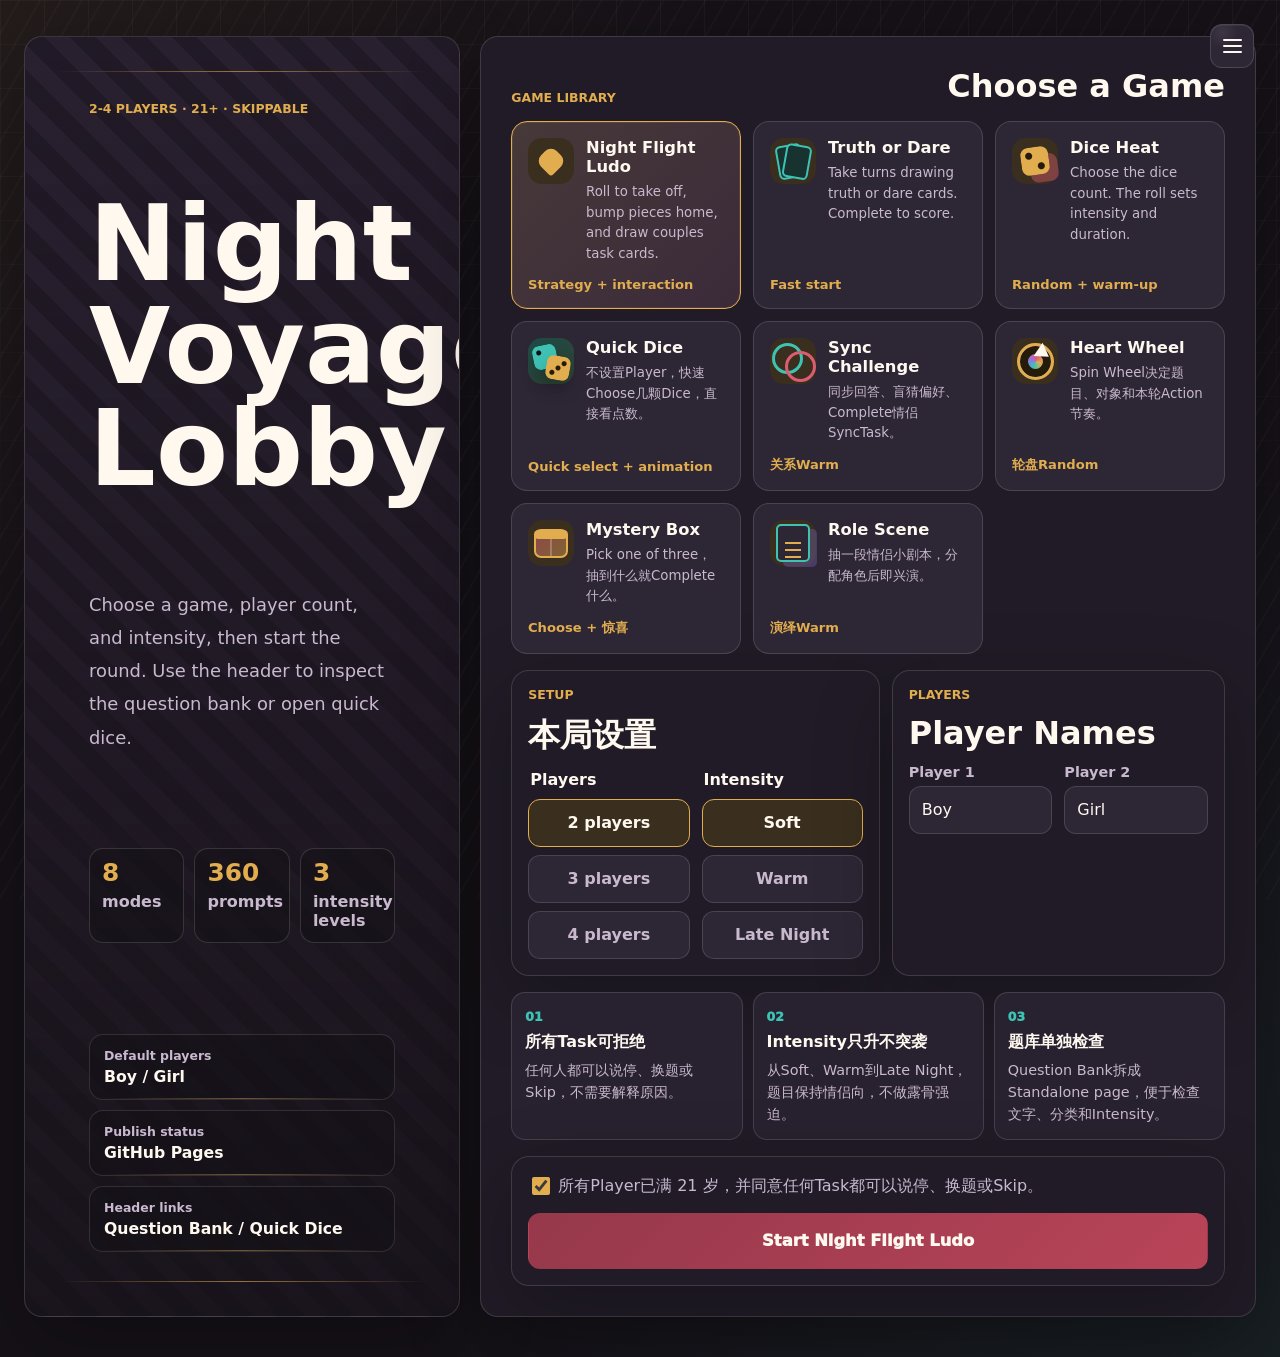
<file: index.html>
<!doctype html>
<html lang="zh-CN">
  <head>
    <meta charset="UTF-8" />
    <meta name="viewport" content="width=device-width, initial-scale=1.0" />
    <title>夜航游戏局</title>
    <link rel="stylesheet" href="styles.css" />
  </head>
  <body class="index-page">
    <div class="page-texture" aria-hidden="true"></div>

    <main class="app-shell">
      <header class="site-header">
        <a class="brand-mark" href="#setupPanel" aria-label="回到游戏大厅">
          <span class="brand-sigil">N</span>
          <span>
            <strong>夜航游戏局</strong>
            <small>情侣成人桌游合集</small>
          </span>
        </a>
        <button class="nav-toggle" type="button" aria-controls="siteMenu" aria-expanded="false" aria-label="打开页面导航">
          <span aria-hidden="true"></span>
        </button>
        <div class="header-content" id="siteMenu">
          <nav class="quick-nav" aria-label="页面导航">
            <a href="index.html#gamePicker" aria-current="page">游戏库</a>
            <a href="bank.html">题库预览</a>
            <a href="dice.html">纯骰子</a>
          </nav>
          <div class="header-meta" aria-label="站点状态">
            <span>8 种玩法</span>
            <span>2-4 人</span>
            <span>纯骰快掷</span>
            <span>21+</span>
            <span>可跳过</span>
            <span>GitHub Pages</span>
          </div>
        </div>
      </header>

      <section class="setup-panel" id="setupPanel" aria-labelledby="gameTitle">
        <div class="brand-block">
          <p class="eyebrow">2-4 人 · 21+ · 可跳过</p>
          <h1 id="gameTitle">夜航游戏大厅</h1>
          <p class="lede">选择玩法、设置人数和尺度，直接进入本轮游戏。题库预览已经拆到独立页面，页眉可以直接进入检查。</p>

          <div class="hero-metrics" aria-label="玩法概览">
            <div>
              <strong>8</strong>
              <span>种玩法</span>
            </div>
            <div>
              <strong id="heroQuestionCount">0</strong>
              <span>个题目</span>
            </div>
            <div>
              <strong>3</strong>
              <span>尺度档</span>
            </div>
          </div>

          <div class="lobby-board" aria-label="大厅状态">
            <article>
              <span>默认玩家</span>
              <strong>Boy / Girl</strong>
            </article>
            <article>
              <span>发布状态</span>
              <strong>GitHub Pages</strong>
            </article>
            <article>
              <span>页眉入口</span>
              <strong>题库预览 / 纯骰子</strong>
            </article>
          </div>
        </div>

        <form class="setup-form" id="setupForm">
          <div class="form-heading">
            <p class="eyebrow">Game Library</p>
            <h2>选择玩法</h2>
          </div>

          <section class="game-picker" id="gamePicker" aria-label="选择游戏">
            <button class="game-card is-active" type="button" data-game="flight">
              <span class="game-icon flight-icon" aria-hidden="true"></span>
              <span>
                <strong>夜航飞行棋</strong>
                <small>掷骰起飞、撞机回库、抽情侣任务卡。</small>
              </span>
              <b>策略 + 互动</b>
            </button>
            <button class="game-card" type="button" data-game="truth">
              <span class="game-icon card-icon" aria-hidden="true"></span>
              <span>
                <strong>真心话大冒险</strong>
                <small>轮流抽真心话或大冒险，完成得分。</small>
              </span>
              <b>快速开局</b>
            </button>
            <button class="game-card" type="button" data-game="dice">
              <span class="game-icon dice-icon" aria-hidden="true"></span>
              <span>
                <strong>骰子升温</strong>
                <small>选择骰子数量，点数决定互动强度和时长。</small>
              </span>
              <b>随机 + 升温</b>
            </button>
            <button class="game-card quick-dice-card" type="button" data-game="quickDice">
              <span class="game-icon pure-dice-icon" aria-hidden="true"></span>
              <span>
                <strong>纯骰子</strong>
                <small>不设置玩家，快速选择几颗骰子，直接看点数。</small>
              </span>
              <b>快选 + 动画</b>
            </button>
            <button class="game-card" type="button" data-game="sync">
              <span class="game-icon sync-icon" aria-hidden="true"></span>
              <span>
                <strong>默契挑战</strong>
                <small>同步回答、盲猜偏好、完成情侣默契任务。</small>
              </span>
              <b>关系升温</b>
            </button>
            <button class="game-card" type="button" data-game="wheel">
              <span class="game-icon wheel-icon" aria-hidden="true"></span>
              <span>
                <strong>心动轮盘</strong>
                <small>旋转轮盘决定题目、对象和本轮互动节奏。</small>
              </span>
              <b>轮盘随机</b>
            </button>
            <button class="game-card" type="button" data-game="box">
              <span class="game-icon box-icon" aria-hidden="true"></span>
              <span>
                <strong>任务盲盒</strong>
                <small>三选一开盒，抽到什么就完成什么。</small>
              </span>
              <b>选择 + 惊喜</b>
            </button>
            <button class="game-card" type="button" data-game="story">
              <span class="game-icon story-icon" aria-hidden="true"></span>
              <span>
                <strong>角色剧本</strong>
                <small>抽一段情侣小剧本，分配角色后即兴演。</small>
              </span>
              <b>演绎升温</b>
            </button>
          </section>

          <div class="settings-dock">
            <section class="setting-panel setup-setting-panel">
              <div class="form-heading compact">
                <p class="eyebrow">Setup</p>
                <h2>本局设置</h2>
              </div>

              <div class="setup-grid">
                <fieldset>
                  <legend>玩家人数</legend>
                  <div class="segmented" role="radiogroup" aria-label="玩家人数">
                    <label>
                      <input type="radio" name="playerCount" value="2" checked />
                      <span>2 位</span>
                    </label>
                    <label>
                      <input type="radio" name="playerCount" value="3" />
                      <span>3 位</span>
                    </label>
                    <label>
                      <input type="radio" name="playerCount" value="4" />
                      <span>4 位</span>
                    </label>
                  </div>
                </fieldset>

                <fieldset>
                  <legend>任务尺度</legend>
                  <div class="segmented" role="radiogroup" aria-label="任务尺度">
                    <label>
                      <input type="radio" name="spiceLevel" value="soft" checked />
                      <span>暧昧</span>
                    </label>
                    <label>
                      <input type="radio" name="spiceLevel" value="warm" />
                      <span>升温</span>
                    </label>
                    <label>
                      <input type="radio" name="spiceLevel" value="hot" />
                      <span>夜深</span>
                    </label>
                  </div>
                </fieldset>
              </div>

              <fieldset class="dice-options is-hidden" id="diceOptions">
                <legend>骰子数量</legend>
                <div class="segmented" role="radiogroup" aria-label="骰子数量">
                  <label>
                    <input type="radio" name="diceCount" value="1" />
                    <span>1 颗</span>
                  </label>
                  <label>
                    <input type="radio" name="diceCount" value="2" checked />
                    <span>2 颗</span>
                  </label>
                  <label>
                    <input type="radio" name="diceCount" value="3" />
                    <span>3 颗</span>
                  </label>
                  <label>
                    <input type="radio" name="diceCount" value="4" />
                    <span>4 颗</span>
                  </label>
                  <label>
                    <input type="radio" name="diceCount" value="5" />
                    <span>5 颗</span>
                  </label>
                  <label>
                    <input type="radio" name="diceCount" value="6" />
                    <span>6 颗</span>
                  </label>
                  <label>
                    <input type="radio" name="diceCount" value="7" />
                    <span>7 颗</span>
                  </label>
                  <label>
                    <input type="radio" name="diceCount" value="8" />
                    <span>8 颗</span>
                  </label>
                </div>
              </fieldset>
            </section>

            <section class="setting-panel player-setting-panel">
              <div class="form-heading compact">
                <p class="eyebrow">Players</p>
                <h2>玩家昵称</h2>
              </div>
              <fieldset class="name-fields" id="nameFields">
                <legend>玩家昵称</legend>
              </fieldset>
            </section>
          </div>

          <section class="rules-preview" id="rulesSection" aria-label="安全边界">
            <article>
              <span class="rule-number">01</span>
              <strong>所有任务可拒绝</strong>
              <p>任何人都可以说停、换题或跳过，不需要解释原因。</p>
            </article>
            <article>
              <span class="rule-number">02</span>
              <strong>尺度只升不突袭</strong>
              <p>从暧昧、升温到夜深，题目保持情侣向，不做露骨强迫。</p>
            </article>
            <article>
              <span class="rule-number">03</span>
              <strong>题库单独检查</strong>
              <p>题库预览拆成独立页面，便于检查文字、分类和尺度。</p>
            </article>
          </section>

          <div class="launch-row">
            <div class="launch-panel">
              <label class="consent-row">
                <input type="checkbox" id="consentCheck" required checked />
                <span>所有玩家已满 21 岁，并同意任何任务都可以说停、换题或跳过。</span>
              </label>

              <button class="primary-action start-action" id="startButton" type="submit">开始夜航飞行棋</button>
            </div>
          </div>
        </form>
      </section>

      <section class="game-view is-hidden" id="gameView" aria-label="夜航飞行棋桌面">
        <header class="top-bar">
          <div>
            <p class="eyebrow">夜航飞行棋</p>
            <h2 id="roundTitle">第 1 轮</h2>
          </div>
          <div class="top-actions">
            <button class="secondary-action" id="flightHomeButton" type="button">游戏大厅</button>
            <button class="secondary-action" id="restartButton" type="button">重新开局</button>
          </div>
        </header>
        <div class="round-flow" id="flightFlow" aria-live="polite"></div>
        <div class="action-cue" id="flightCue" aria-live="polite">
          <span>下一步</span>
          <strong>点击掷骰开始这一回合。</strong>
        </div>

        <div class="game-layout">
          <aside class="side-panel" aria-label="玩家状态">
            <div class="turn-card has-turn-avatar" id="turnCard">
              <span class="turn-avatar" id="flightTurnAvatar" aria-hidden="true"></span>
              <span class="status-label">当前玩家</span>
              <strong id="currentPlayerName">玩家 1</strong>
              <p id="turnHint">点击掷骰开始这一回合。</p>
            </div>
            <div class="dice-box">
              <button class="dice-button" id="rollButton" type="button">
                <span id="diceValue">?</span>
                <small>掷骰</small>
              </button>
              <button class="secondary-action" id="endTurnButton" type="button" disabled>结束回合</button>
            </div>
            <div class="moves-panel" id="movesPanel" aria-live="polite"></div>
          </aside>

          <section class="board-wrap" aria-label="飞行棋棋盘">
            <div class="board" id="board"></div>
          </section>

          <aside class="side-panel log-panel" aria-label="游戏记录">
            <div class="players-list" id="playersList"></div>
            <div class="log-list" id="logList" aria-live="polite"></div>
          </aside>
        </div>
      </section>

      <section class="truth-view is-hidden" id="truthView" aria-label="真心话大冒险桌面">
        <header class="top-bar">
          <div>
            <p class="eyebrow">真心话大冒险</p>
            <h2 id="truthRoundTitle">第 1 轮</h2>
          </div>
          <div class="top-actions">
            <button class="secondary-action" id="truthHomeButton" type="button">游戏大厅</button>
            <button class="secondary-action" id="truthRestartButton" type="button">重新开局</button>
          </div>
        </header>
        <div class="round-flow" id="truthFlow" aria-live="polite"></div>
        <div class="action-cue" id="truthCue" aria-live="polite">
          <span>下一步</span>
          <strong>选择真心话、大冒险或随机抽卡。</strong>
        </div>

        <div class="truth-layout">
          <aside class="side-panel" aria-label="当前玩家">
            <div class="turn-card truth-turn has-turn-avatar" id="truthTurnCard">
              <span class="turn-avatar" id="truthTurnAvatar" aria-hidden="true"></span>
              <span class="status-label">轮到</span>
              <strong id="truthPlayerName">玩家 1</strong>
              <p id="truthHint">选择真心话、大冒险或随机抽卡。</p>
            </div>
            <div class="truth-controls">
              <button class="primary-action" id="truthButton" type="button">真心话</button>
              <button class="primary-action action-alt" id="dareButton" type="button">大冒险</button>
              <button class="secondary-action" id="randomPromptButton" type="button">随机</button>
            </div>
          </aside>

          <section class="truth-stage" aria-label="任务卡">
            <div class="deck-rail" aria-hidden="true">
              <span></span>
              <span></span>
              <span></span>
            </div>
            <article class="prompt-card" id="promptCard">
              <p class="eyebrow" id="promptType">等待抽卡</p>
              <h3 id="promptTitle">选择一种卡牌</h3>
              <div class="prompt-meta" id="promptMeta" aria-label="任务信息"></div>
              <p id="promptText">抽到的任务会显示在这里。完成后加 1 分，跳过会记录一次。</p>
            </article>
            <div class="task-timer is-hidden" id="truthTimer" aria-live="polite">
              <span>任务计时</span>
              <strong data-timer-time>00:30</strong>
              <div class="timer-track" aria-hidden="true"><i></i></div>
              <button class="secondary-action" type="button" data-timer-command="toggle" data-timer-scope="truth">开始</button>
              <button class="secondary-action" type="button" data-timer-command="add" data-timer-scope="truth" data-seconds="15">+15s</button>
            </div>
            <div class="prompt-actions">
              <button class="secondary-action" id="skipPromptButton" type="button" disabled>跳过</button>
              <button class="primary-action" id="completePromptButton" type="button" disabled>完成</button>
            </div>
          </section>

          <aside class="side-panel log-panel" aria-label="真心话大冒险记录">
            <div class="players-list" id="truthPlayersList"></div>
            <div class="log-list" id="truthLogList" aria-live="polite"></div>
          </aside>
        </div>
      </section>

      <section class="dice-view is-hidden" id="diceView" aria-label="骰子升温桌面">
        <header class="top-bar">
          <div>
            <p class="eyebrow">骰子升温</p>
            <h2 id="diceRoundTitle">第 1 轮</h2>
          </div>
          <div class="top-actions">
            <button class="secondary-action" id="diceHomeButton" type="button">游戏大厅</button>
            <button class="secondary-action" id="diceRestartButton" type="button">重新开局</button>
          </div>
        </header>
        <div class="round-flow" id="diceFlow" aria-live="polite"></div>
        <div class="action-cue" id="diceCue" aria-live="polite">
          <span>下一步</span>
          <strong>点击投骰，等待任务翻开。</strong>
        </div>

        <div class="dice-layout">
          <aside class="side-panel" aria-label="骰子玩家">
            <div class="turn-card dice-turn has-turn-avatar" id="diceTurnCard">
              <span class="turn-avatar" id="diceTurnAvatar" aria-hidden="true"></span>
              <span class="status-label">轮到</span>
              <strong id="dicePlayerName">玩家 1</strong>
              <p id="diceHint">点击投骰，点数会组合成升温任务。</p>
            </div>
            <div class="dice-roll-panel">
              <button class="dice-button big-roll" id="warmDiceButton" type="button">
                <span id="warmDiceTotal">?</span>
                <small>投骰</small>
              </button>
              <div class="dice-count-badge" id="activeDiceCount">2 颗骰子</div>
            </div>
          </aside>

          <section class="dice-stage" aria-label="骰子结果">
            <div class="dice-faces" id="diceFaces" aria-live="polite">
              <span>?</span>
              <span>?</span>
            </div>
            <article class="prompt-card dice-prompt" id="dicePromptCard">
              <p class="eyebrow" id="dicePromptType">等待投骰</p>
              <h3 id="dicePromptTitle">选择骰子数量后开始</h3>
              <div class="prompt-meta" id="dicePromptMeta" aria-label="骰子任务信息"></div>
              <p id="dicePromptText">骰子点数会决定升温等级、互动时长和本轮任务。</p>
            </article>
            <div class="task-timer is-hidden" id="diceTimer" aria-live="polite">
              <span>任务计时</span>
              <strong data-timer-time>00:30</strong>
              <div class="timer-track" aria-hidden="true"><i></i></div>
              <button class="secondary-action" type="button" data-timer-command="toggle" data-timer-scope="dice">开始</button>
              <button class="secondary-action" type="button" data-timer-command="add" data-timer-scope="dice" data-seconds="15">+15s</button>
            </div>
            <div class="prompt-actions">
              <button class="secondary-action" id="skipDiceButton" type="button" disabled>跳过</button>
              <button class="primary-action" id="completeDiceButton" type="button" disabled>完成</button>
            </div>
          </section>

          <aside class="side-panel log-panel" aria-label="骰子升温记录">
            <div class="players-list" id="dicePlayersList"></div>
            <div class="log-list" id="diceLogList" aria-live="polite"></div>
          </aside>
        </div>
      </section>

      <section class="quick-dice-view is-hidden" id="quickDiceView" aria-label="纯骰子桌面">
        <header class="top-bar">
          <div>
            <p class="eyebrow">Quick Dice</p>
            <h2>纯骰子</h2>
          </div>
          <div class="top-actions">
            <button class="secondary-action" id="quickDiceHomeButton" type="button">游戏大厅</button>
            <button class="secondary-action" id="quickDiceResetButton" type="button">清空记录</button>
          </div>
        </header>
        <div class="round-flow" id="quickDiceFlow" aria-live="polite"></div>
        <div class="action-cue" id="quickDiceCue" aria-live="polite">
          <span>下一步</span>
          <strong>选择骰子数量，然后投骰。</strong>
        </div>

        <div class="quick-dice-layout">
          <section class="quick-dice-stage" aria-label="纯骰子结果">
            <div class="quick-dice-copy">
              <p class="eyebrow">No Players</p>
              <h3>选几颗，马上投</h3>
              <p>这个页面只负责骰子点数，不轮换玩家、不记分。适合临时决定顺序、惩罚数值或任何需要快掷的场景。</p>
            </div>

            <div class="quick-dice-dashboard">
              <div class="quick-total-card" aria-live="polite">
                <span>总点数</span>
                <strong id="quickDiceTotal">?</strong>
                <small id="quickDiceFormula">选择骰子数量后投掷</small>
              </div>
              <button class="dice-button big-roll quick-roll-button" id="quickDiceRollButton" type="button">
                <span id="quickDiceButtonTotal">?</span>
                <small>投骰子</small>
              </button>
            </div>

            <div class="quick-dice-counts" id="quickDiceCounts" role="radiogroup" aria-label="快速选择骰子数量">
              <button type="button" data-count="1" aria-pressed="false">1</button>
              <button type="button" data-count="2" aria-pressed="true">2</button>
              <button type="button" data-count="3" aria-pressed="false">3</button>
              <button type="button" data-count="4" aria-pressed="false">4</button>
              <button type="button" data-count="5" aria-pressed="false">5</button>
              <button type="button" data-count="6" aria-pressed="false">6</button>
              <button type="button" data-count="7" aria-pressed="false">7</button>
              <button type="button" data-count="8" aria-pressed="false">8</button>
            </div>

            <div class="dice-faces quick-dice-faces" id="quickDiceFaces" aria-live="polite">
              <span>?</span>
              <span>?</span>
            </div>
          </section>

          <aside class="side-panel log-panel quick-history-panel" aria-label="纯骰子记录">
            <div class="quick-stat-grid">
              <article>
                <span>骰子</span>
                <strong id="quickDiceCountLabel">2 颗</strong>
              </article>
              <article>
                <span>点数上限</span>
                <strong id="quickDiceMaxLabel">12 点</strong>
              </article>
            </div>
            <div class="log-list" id="quickDiceLogList" aria-live="polite"></div>
          </aside>
        </div>
      </section>

      <section class="sync-view is-hidden" id="syncView" aria-label="默契挑战桌面">
        <header class="top-bar">
          <div>
            <p class="eyebrow">默契挑战</p>
            <h2 id="syncRoundTitle">第 1 轮</h2>
          </div>
          <div class="top-actions">
            <button class="secondary-action" id="syncHomeButton" type="button">游戏大厅</button>
            <button class="secondary-action" id="syncRestartButton" type="button">重新开局</button>
          </div>
        </header>
        <div class="round-flow" id="syncFlow" aria-live="polite"></div>
        <div class="action-cue" id="syncCue" aria-live="polite">
          <span>下一步</span>
          <strong>抽一个默契挑战。</strong>
        </div>

        <div class="sync-layout">
          <aside class="side-panel" aria-label="默契玩家">
            <div class="turn-card sync-turn has-turn-avatar" id="syncTurnCard">
              <span class="turn-avatar" id="syncTurnAvatar" aria-hidden="true"></span>
              <span class="status-label">轮到</span>
              <strong id="syncPlayerName">玩家 1</strong>
              <p id="syncHint">抽一个默契挑战，答对或完成得 1 分。</p>
            </div>
            <div class="truth-controls">
              <button class="primary-action" id="syncDrawButton" type="button">抽挑战</button>
            </div>
          </aside>

          <section class="truth-stage sync-stage" aria-label="默契挑战题目">
            <div class="sync-orbits" aria-hidden="true">
              <span></span>
              <span></span>
              <span></span>
            </div>
            <article class="prompt-card" id="syncPromptCard">
              <p class="eyebrow" id="syncPromptType">等待挑战</p>
              <h3 id="syncPromptTitle">抽一个升温默契题</h3>
              <div class="prompt-meta" id="syncPromptMeta" aria-label="默契挑战信息"></div>
              <p id="syncPromptText">同步回答、盲猜偏好或完成一个双方都舒服的小互动。</p>
            </article>
            <div class="task-timer is-hidden" id="syncTimer" aria-live="polite">
              <span>任务计时</span>
              <strong data-timer-time>00:45</strong>
              <div class="timer-track" aria-hidden="true"><i></i></div>
              <button class="secondary-action" type="button" data-timer-command="toggle" data-timer-scope="sync">开始</button>
              <button class="secondary-action" type="button" data-timer-command="add" data-timer-scope="sync" data-seconds="15">+15s</button>
            </div>
            <div class="prompt-actions">
              <button class="secondary-action" id="skipSyncButton" type="button" disabled>跳过</button>
              <button class="primary-action" id="completeSyncButton" type="button" disabled>完成</button>
            </div>
          </section>

          <aside class="side-panel log-panel" aria-label="默契挑战记录">
            <div class="players-list" id="syncPlayersList"></div>
            <div class="log-list" id="syncLogList" aria-live="polite"></div>
          </aside>
        </div>
      </section>

      <section class="mini-view is-hidden" id="miniView" aria-label="小游戏桌面">
        <header class="top-bar">
          <div>
            <p class="eyebrow" id="miniGameLabel">小游戏</p>
            <h2 id="miniRoundTitle">第 1 轮</h2>
          </div>
          <div class="top-actions">
            <button class="secondary-action" id="miniHomeButton" type="button">游戏大厅</button>
            <button class="secondary-action" id="miniRestartButton" type="button">重新开局</button>
          </div>
        </header>
        <div class="round-flow" id="miniFlow" aria-live="polite"></div>
        <div class="action-cue" id="miniCue" aria-live="polite">
          <span>下一步</span>
          <strong>开始本轮小游戏。</strong>
        </div>

        <div class="mini-layout">
          <aside class="side-panel" aria-label="小游戏玩家">
            <div class="turn-card mini-turn has-turn-avatar" id="miniTurnCard">
              <span class="turn-avatar" id="miniTurnAvatar" aria-hidden="true"></span>
              <span class="status-label">轮到</span>
              <strong id="miniPlayerName">玩家 1</strong>
              <p id="miniHint">抽取本轮小游戏题目，完成得 1 分。</p>
            </div>
            <div class="truth-controls">
              <button class="primary-action" id="miniDrawButton" type="button">开始</button>
            </div>
          </aside>

          <section class="mini-stage" aria-label="小游戏题目">
            <div class="mini-visual" id="miniVisual" aria-hidden="true">
              <span></span>
              <span></span>
              <span></span>
              <span></span>
            </div>
            <div class="mini-choice-grid is-hidden" id="miniChoiceGrid" aria-label="盲盒选择">
              <button type="button" data-choice="0">A</button>
              <button type="button" data-choice="1">B</button>
              <button type="button" data-choice="2">C</button>
            </div>
            <article class="prompt-card" id="miniPromptCard">
              <p class="eyebrow" id="miniPromptType">等待开始</p>
              <h3 id="miniPromptTitle">准备进入小游戏</h3>
              <div class="prompt-meta" id="miniPromptMeta" aria-label="小游戏任务信息"></div>
              <p id="miniPromptText">根据玩法抽取轮盘、盲盒或角色剧本。</p>
            </article>
            <div class="task-timer is-hidden" id="miniTimer" aria-live="polite">
              <span>任务计时</span>
              <strong data-timer-time>00:40</strong>
              <div class="timer-track" aria-hidden="true"><i></i></div>
              <button class="secondary-action" type="button" data-timer-command="toggle" data-timer-scope="mini">开始</button>
              <button class="secondary-action" type="button" data-timer-command="add" data-timer-scope="mini" data-seconds="15">+15s</button>
            </div>
            <div class="prompt-actions">
              <button class="secondary-action" id="skipMiniButton" type="button" disabled>跳过</button>
              <button class="primary-action" id="completeMiniButton" type="button" disabled>完成</button>
            </div>
          </section>

          <aside class="side-panel log-panel" aria-label="小游戏记录">
            <div class="players-list" id="miniPlayersList"></div>
            <div class="log-list" id="miniLogList" aria-live="polite"></div>
          </aside>
        </div>
      </section>

      <div class="table-moment" id="tableMoment" aria-hidden="true"></div>
      <div class="table-toast" id="tableToast" role="status" aria-live="polite" aria-atomic="true"></div>
    </main>

    <dialog class="task-dialog" id="taskDialog">
      <form method="dialog">
        <div class="task-dialog-head">
          <div>
            <p class="eyebrow" id="taskType">心动任务</p>
            <h3 id="taskTitle">任务卡</h3>
          </div>
          <button class="secondary-action task-collapse-button" id="taskCollapseButton" type="button" aria-expanded="true" aria-controls="taskDialogBody">收起</button>
        </div>
        <div class="task-dialog-body" id="taskDialogBody">
          <div class="prompt-meta" id="taskMeta" aria-label="飞行棋任务信息"></div>
          <p id="taskText"></p>
          <div class="task-timer is-hidden" id="flightTaskTimer" aria-live="polite">
            <span>任务计时</span>
            <strong data-timer-time>00:30</strong>
            <div class="timer-track" aria-hidden="true"><i></i></div>
            <button class="secondary-action" type="button" data-timer-command="toggle" data-timer-scope="flight">开始</button>
            <button class="secondary-action" type="button" data-timer-command="add" data-timer-scope="flight" data-seconds="15">+15s</button>
          </div>
          <div class="dialog-actions">
            <button class="secondary-action" id="skipTaskButton" value="skip" type="submit">跳过 / 换题</button>
            <button class="primary-action" id="completeTaskButton" value="done" type="submit">完成</button>
          </div>
        </div>
      </form>
    </dialog>

    <script src="data/extra-decks.generated.js"></script>
    <script src="data/english-content.js"></script>
    <script src="script.js"></script>
  </body>
</html>
</file>
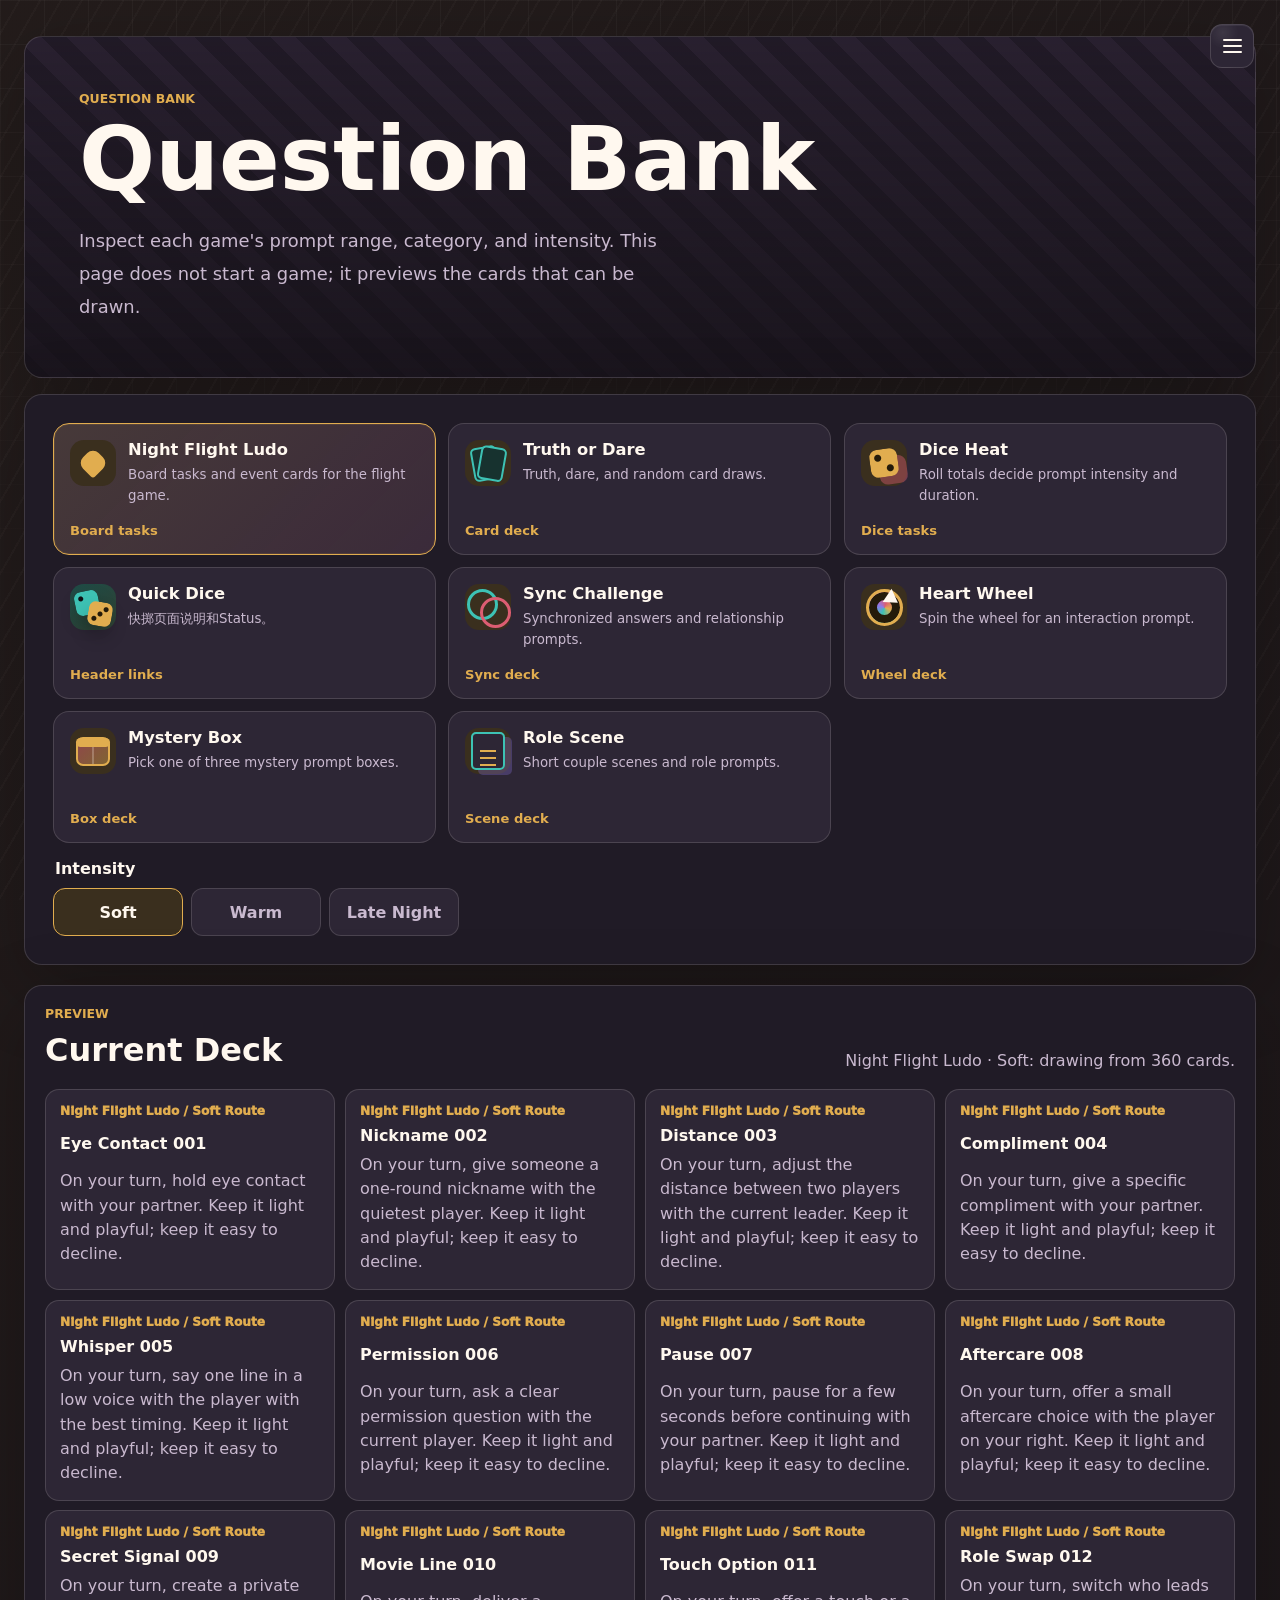
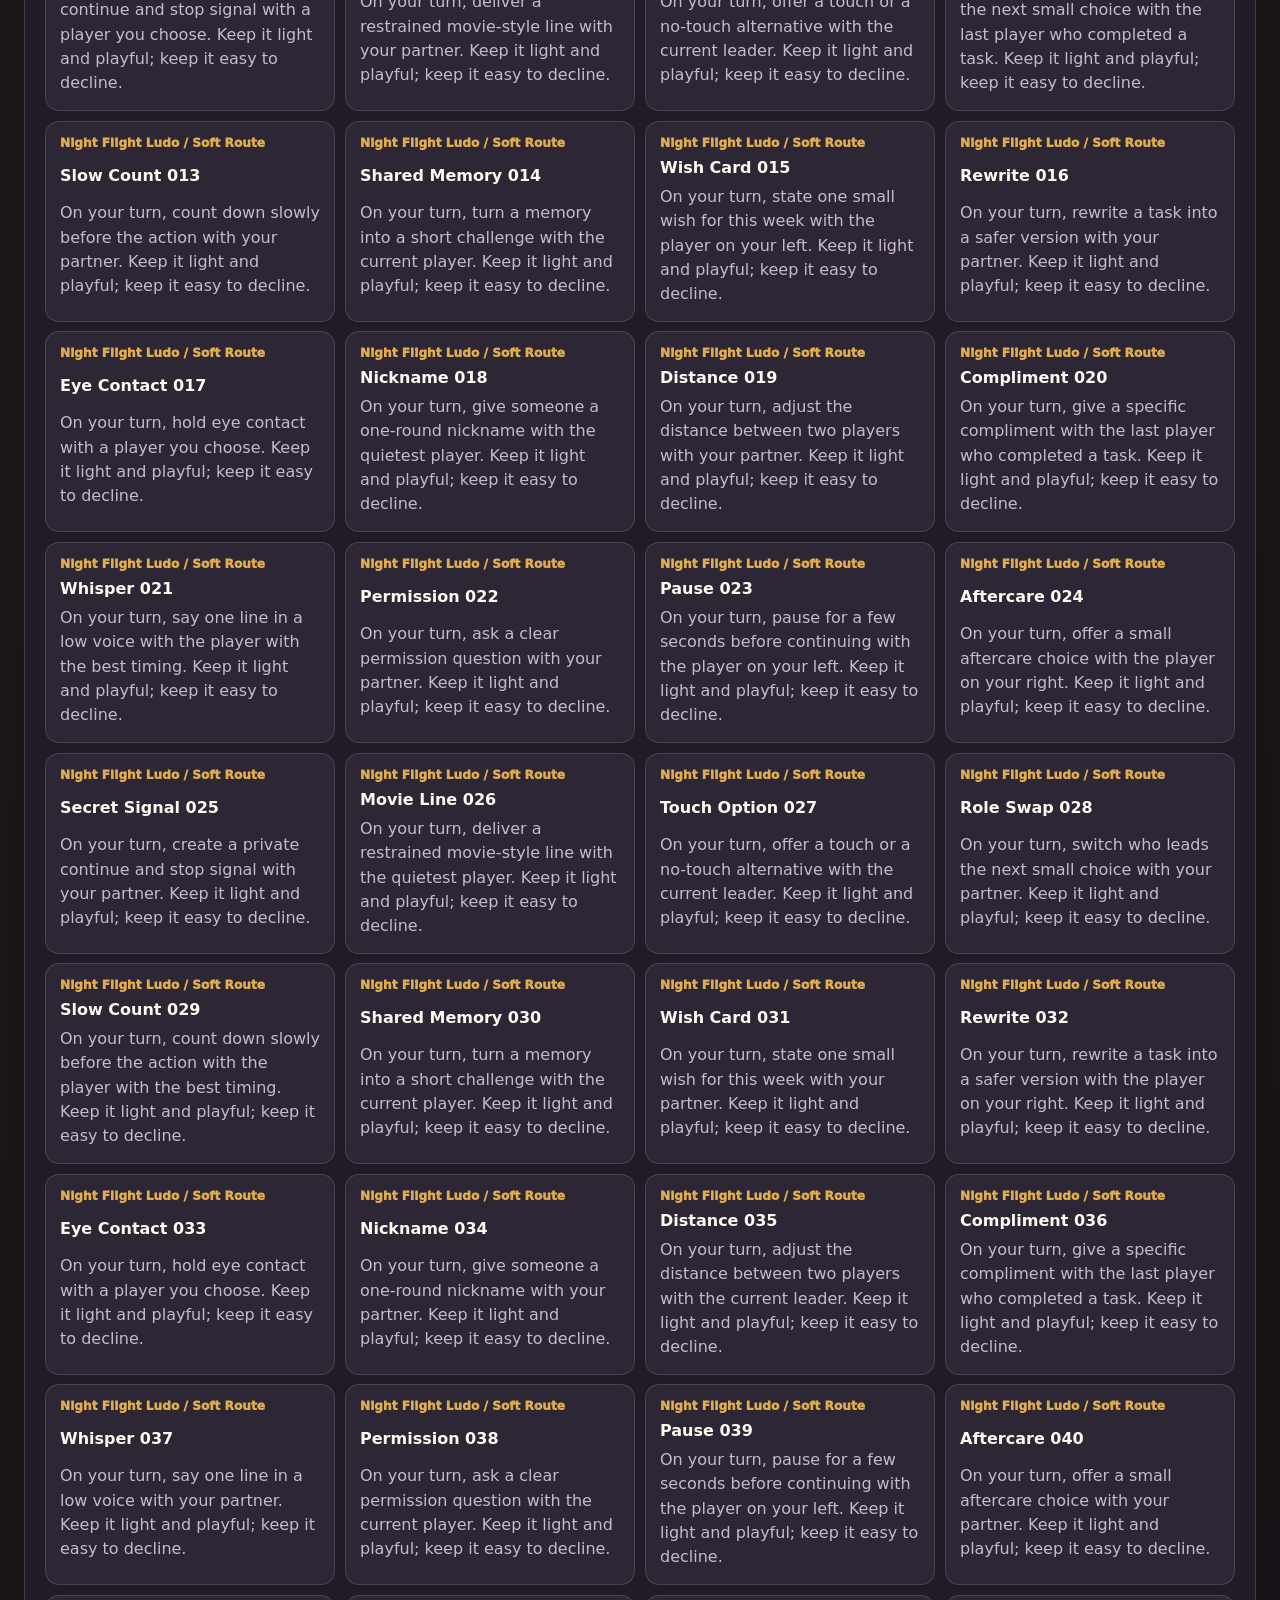
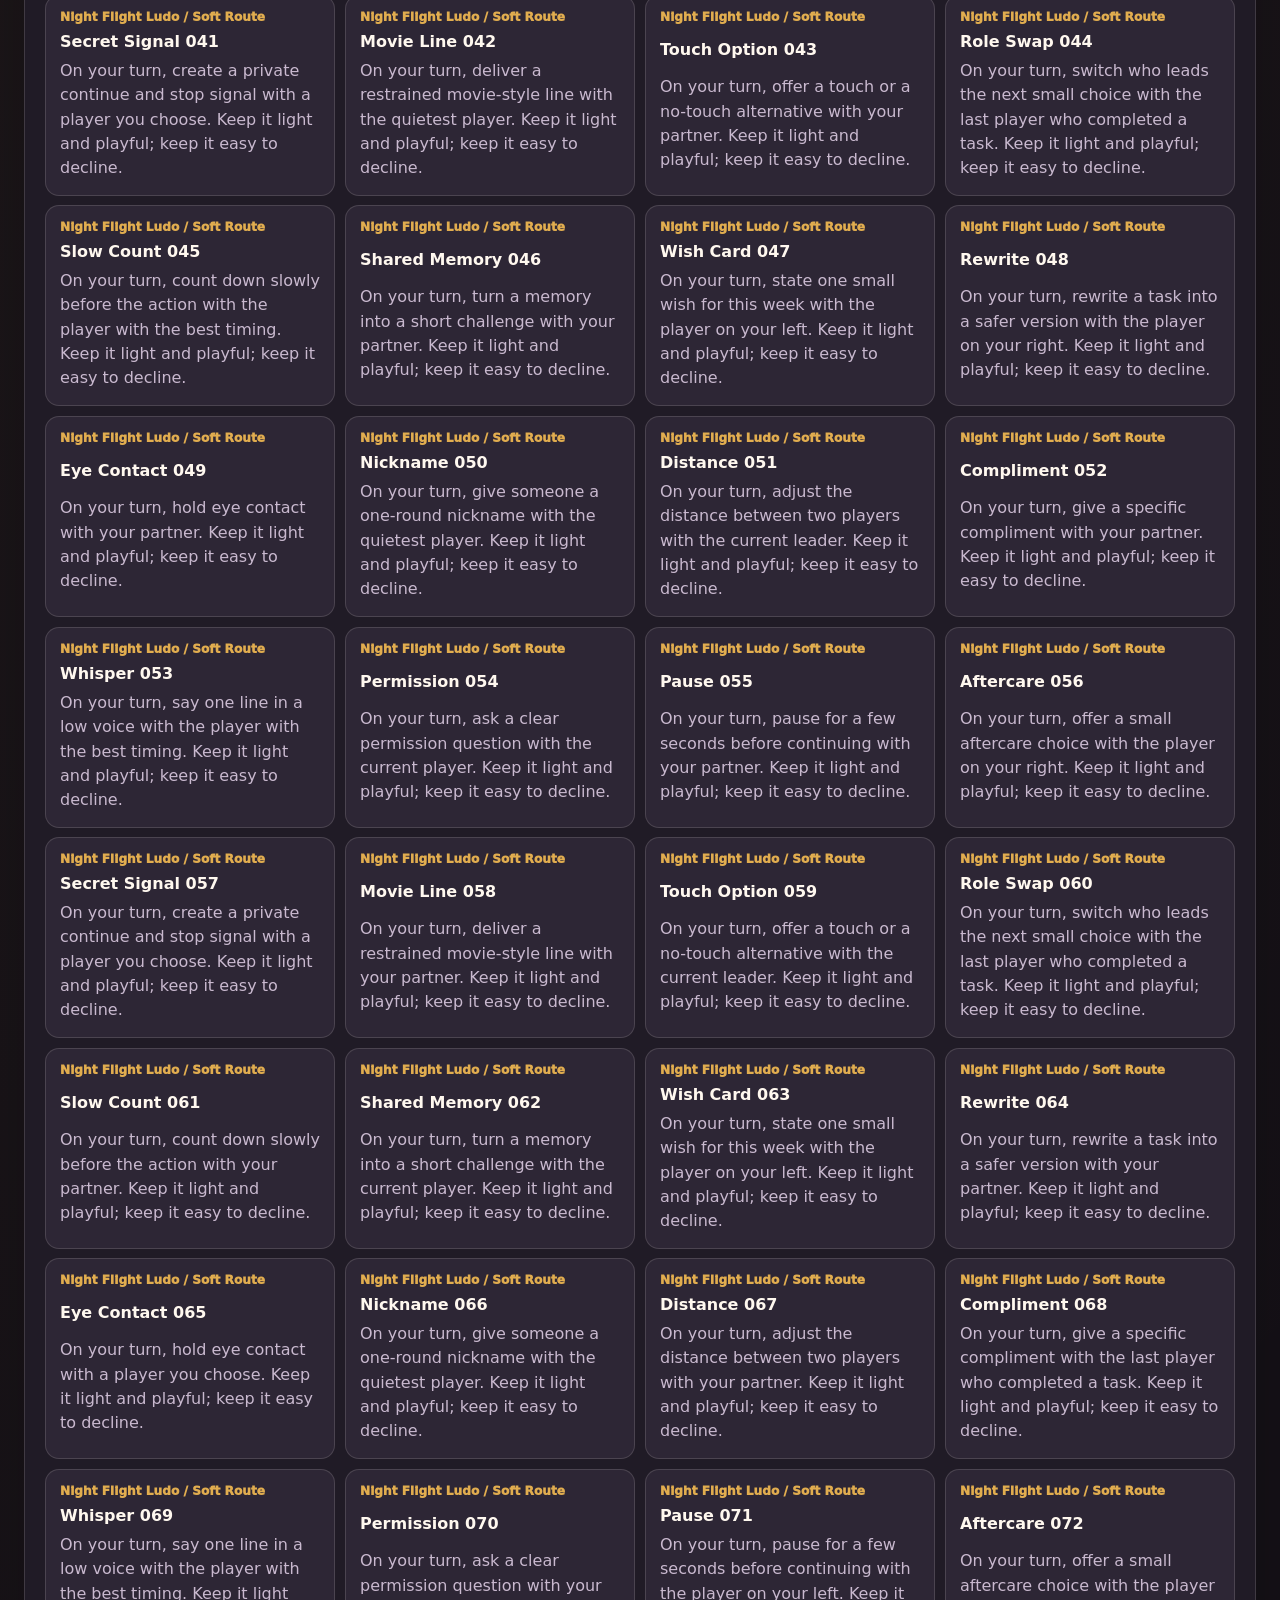
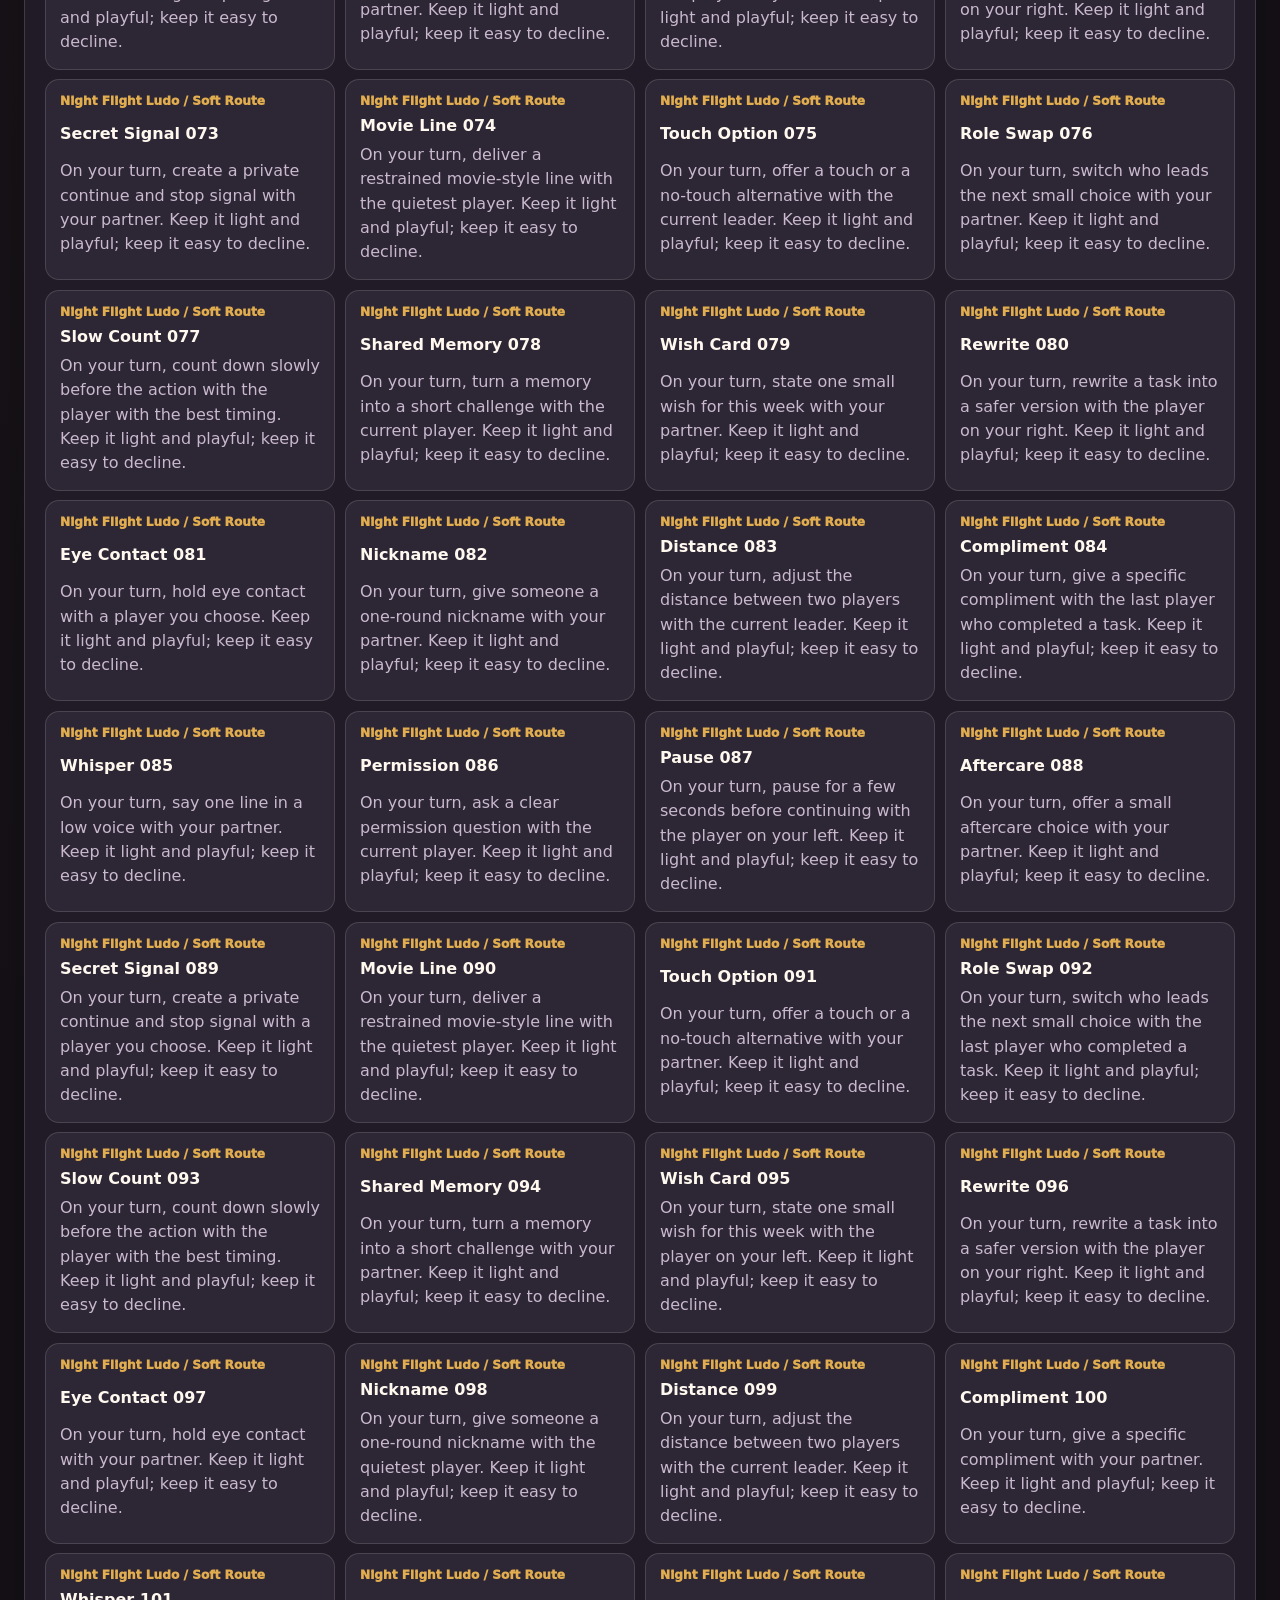
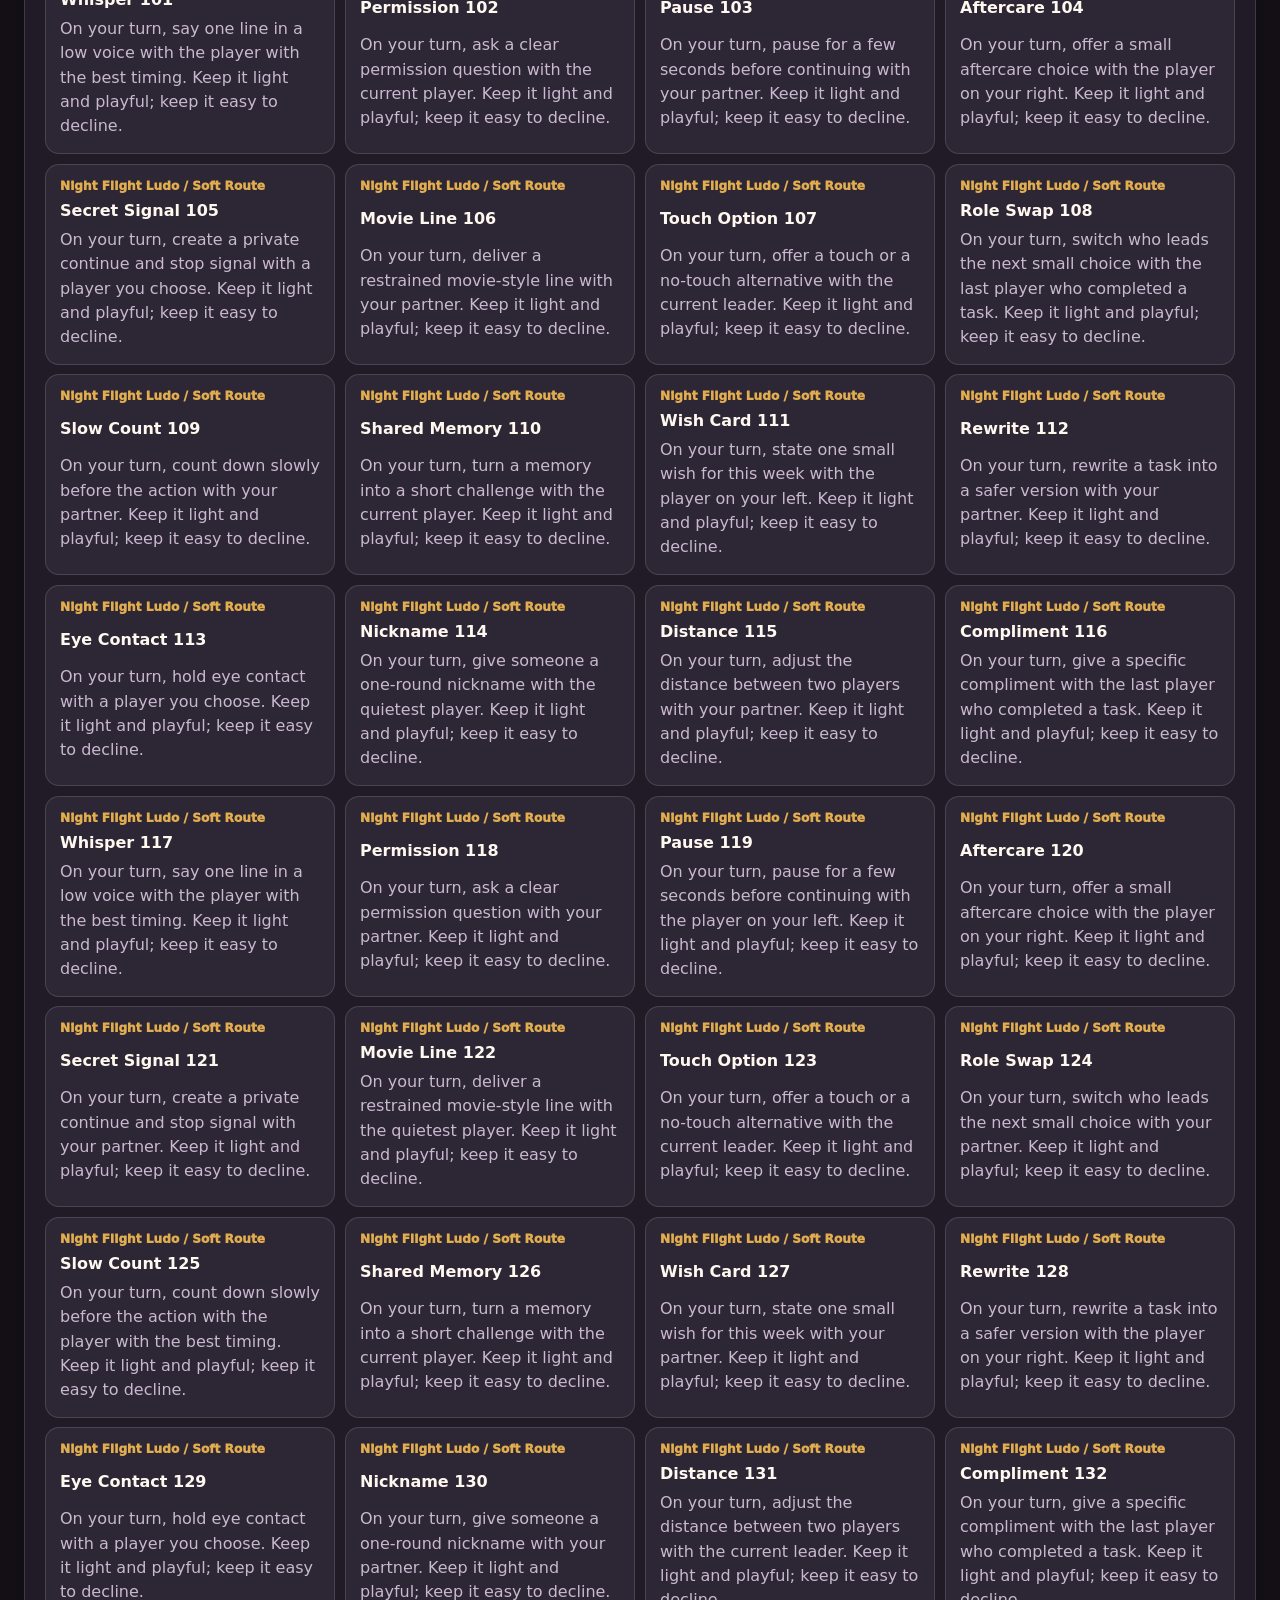
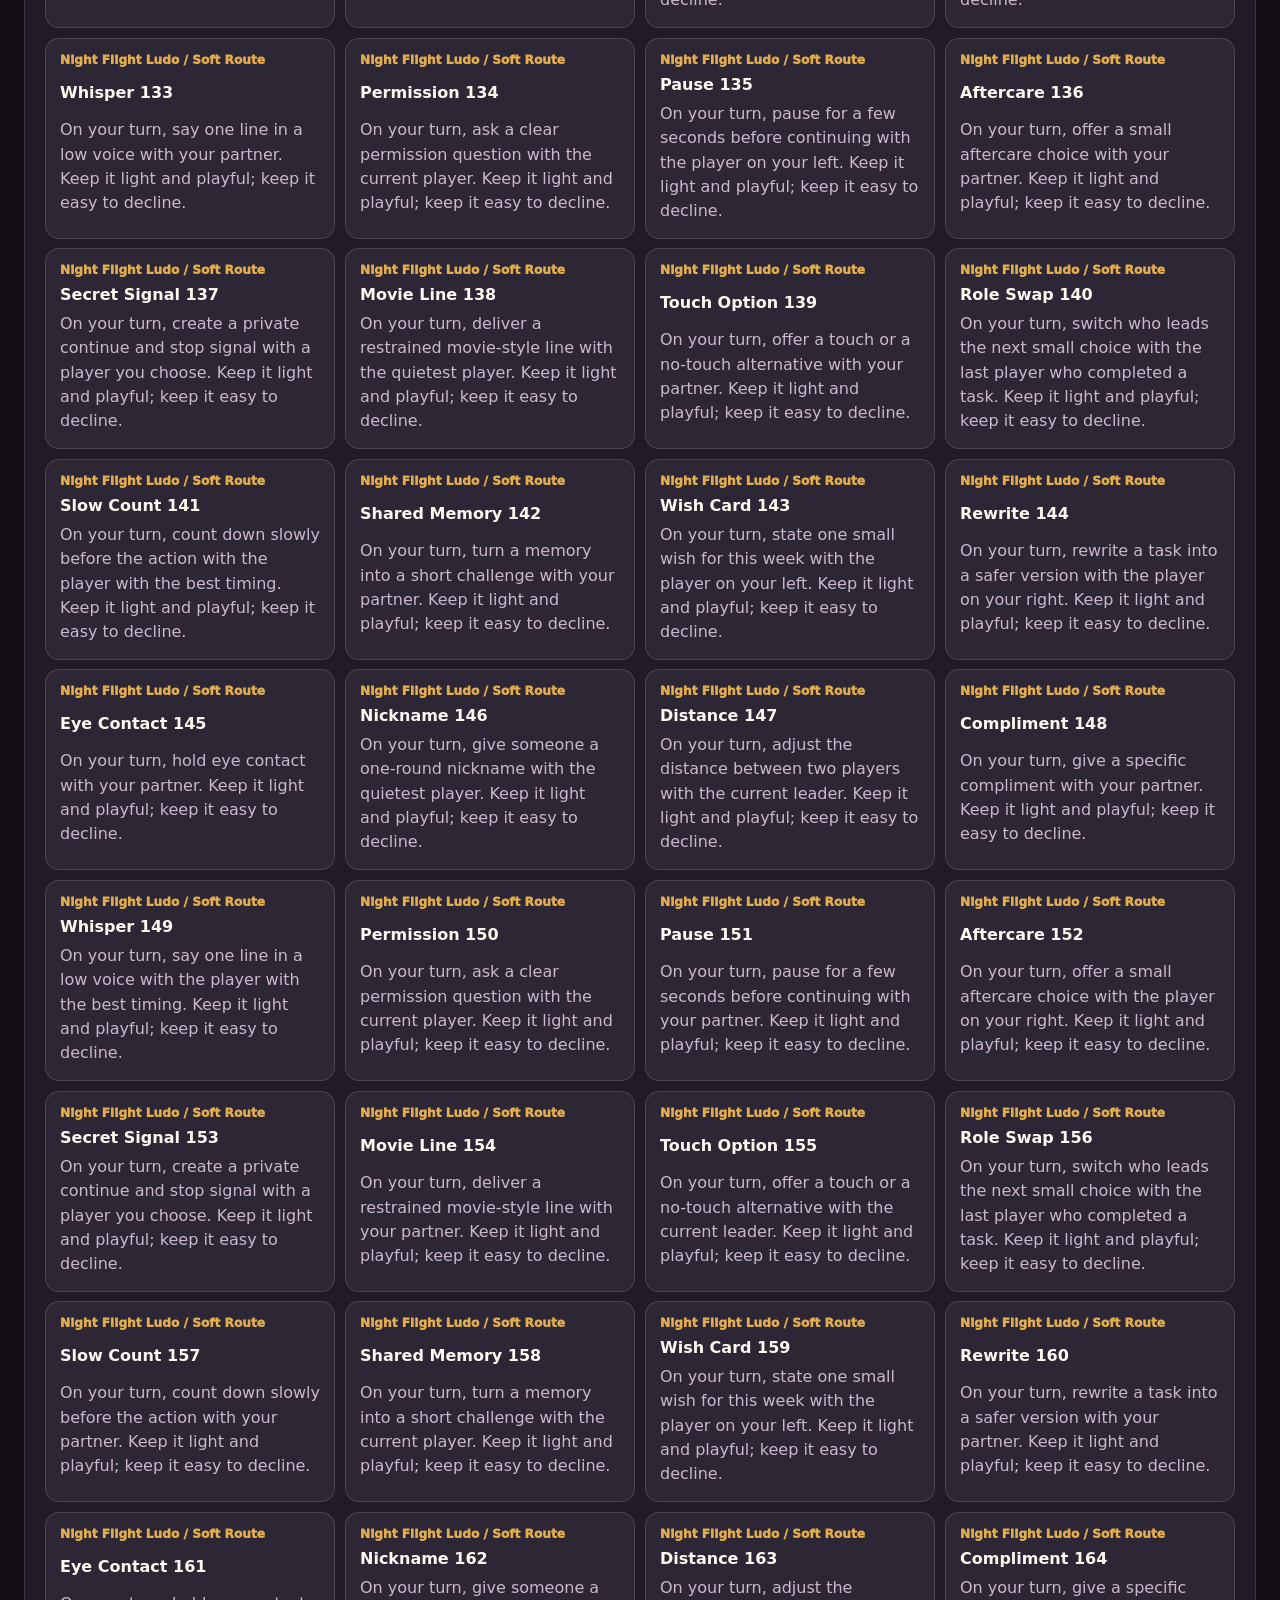
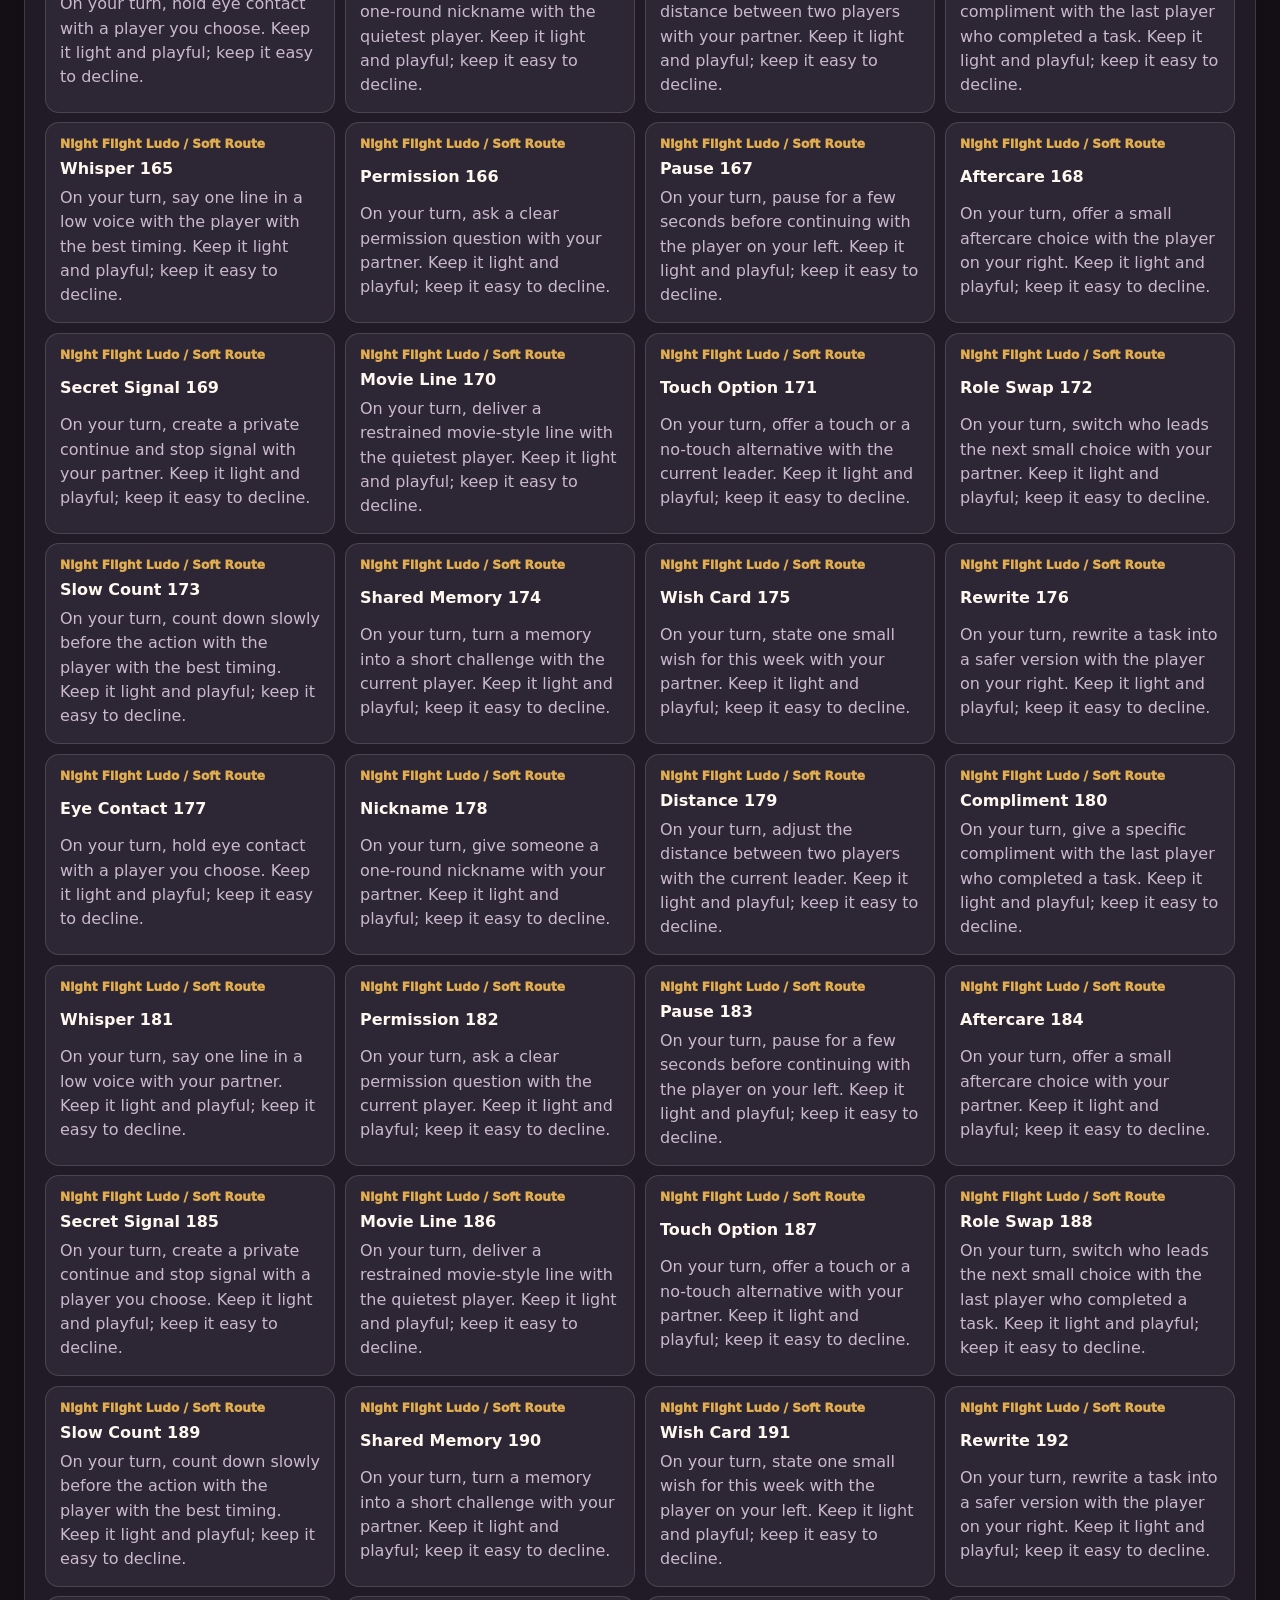
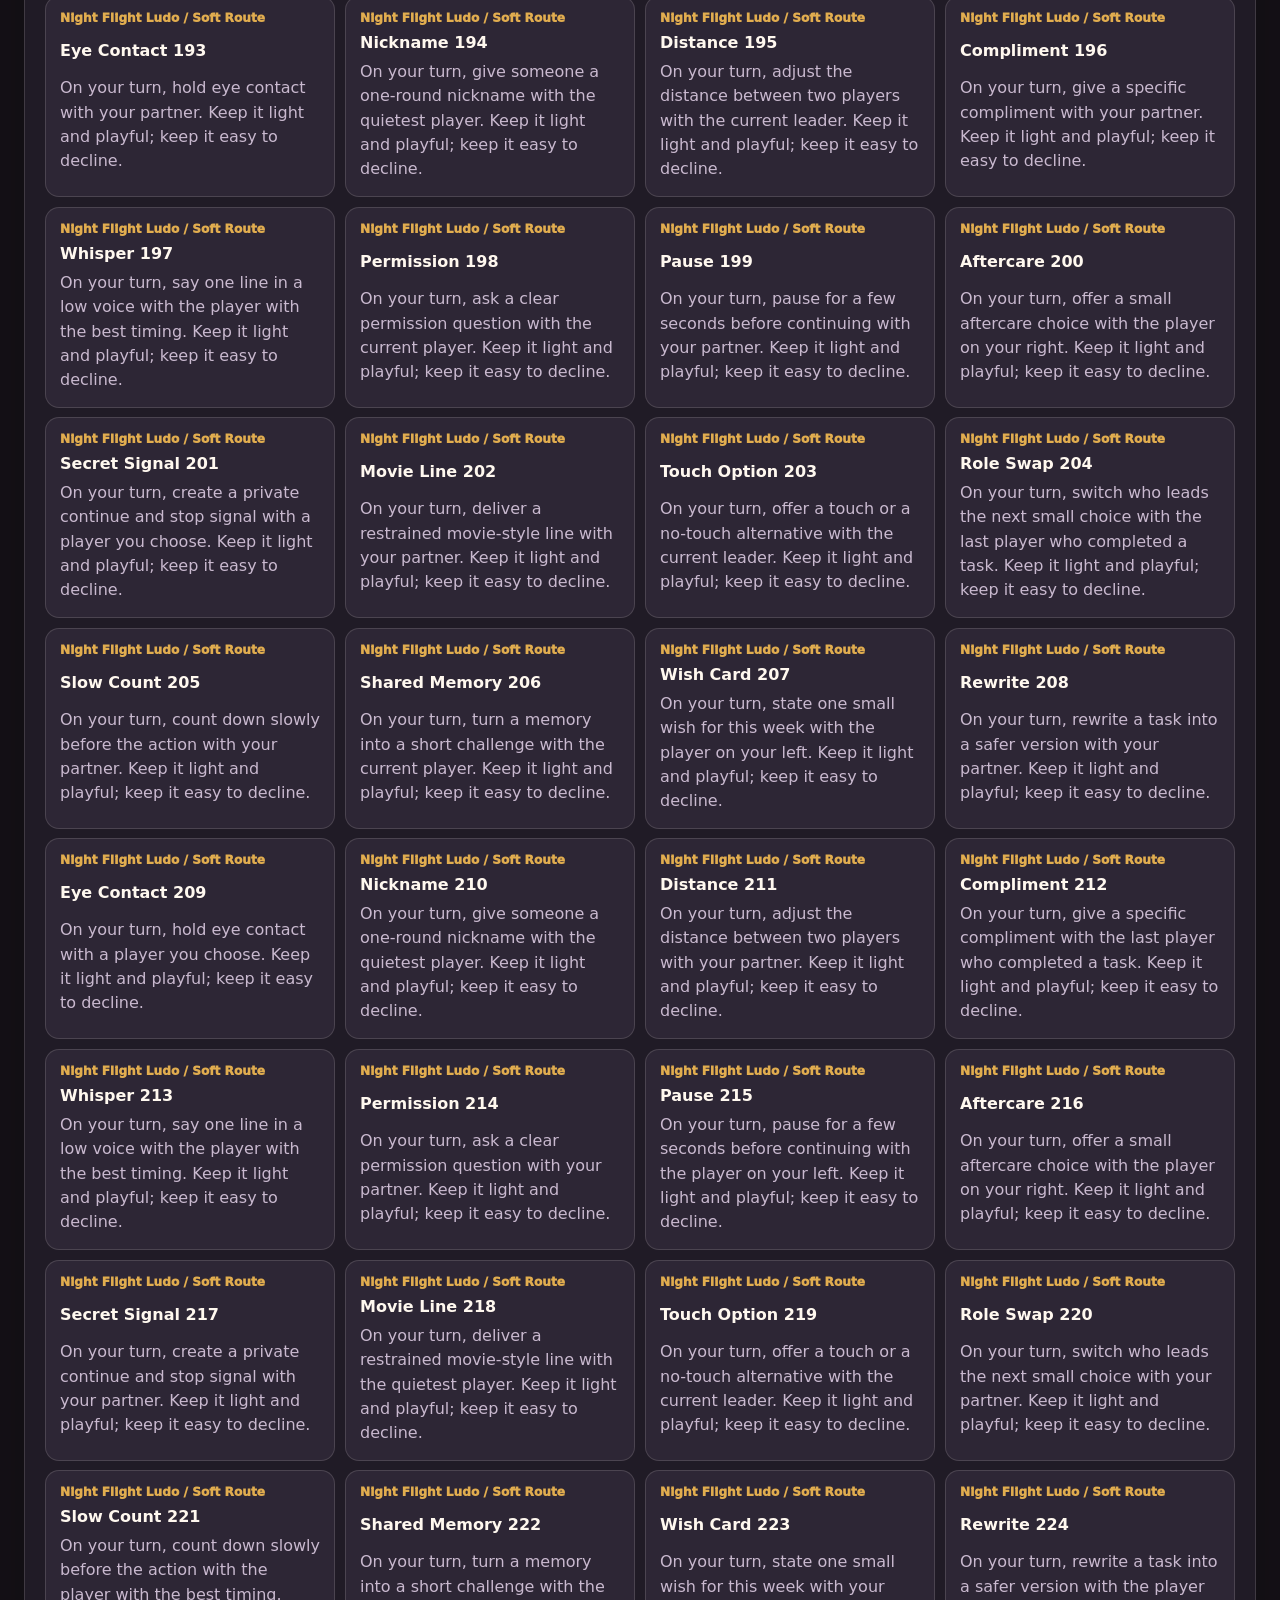
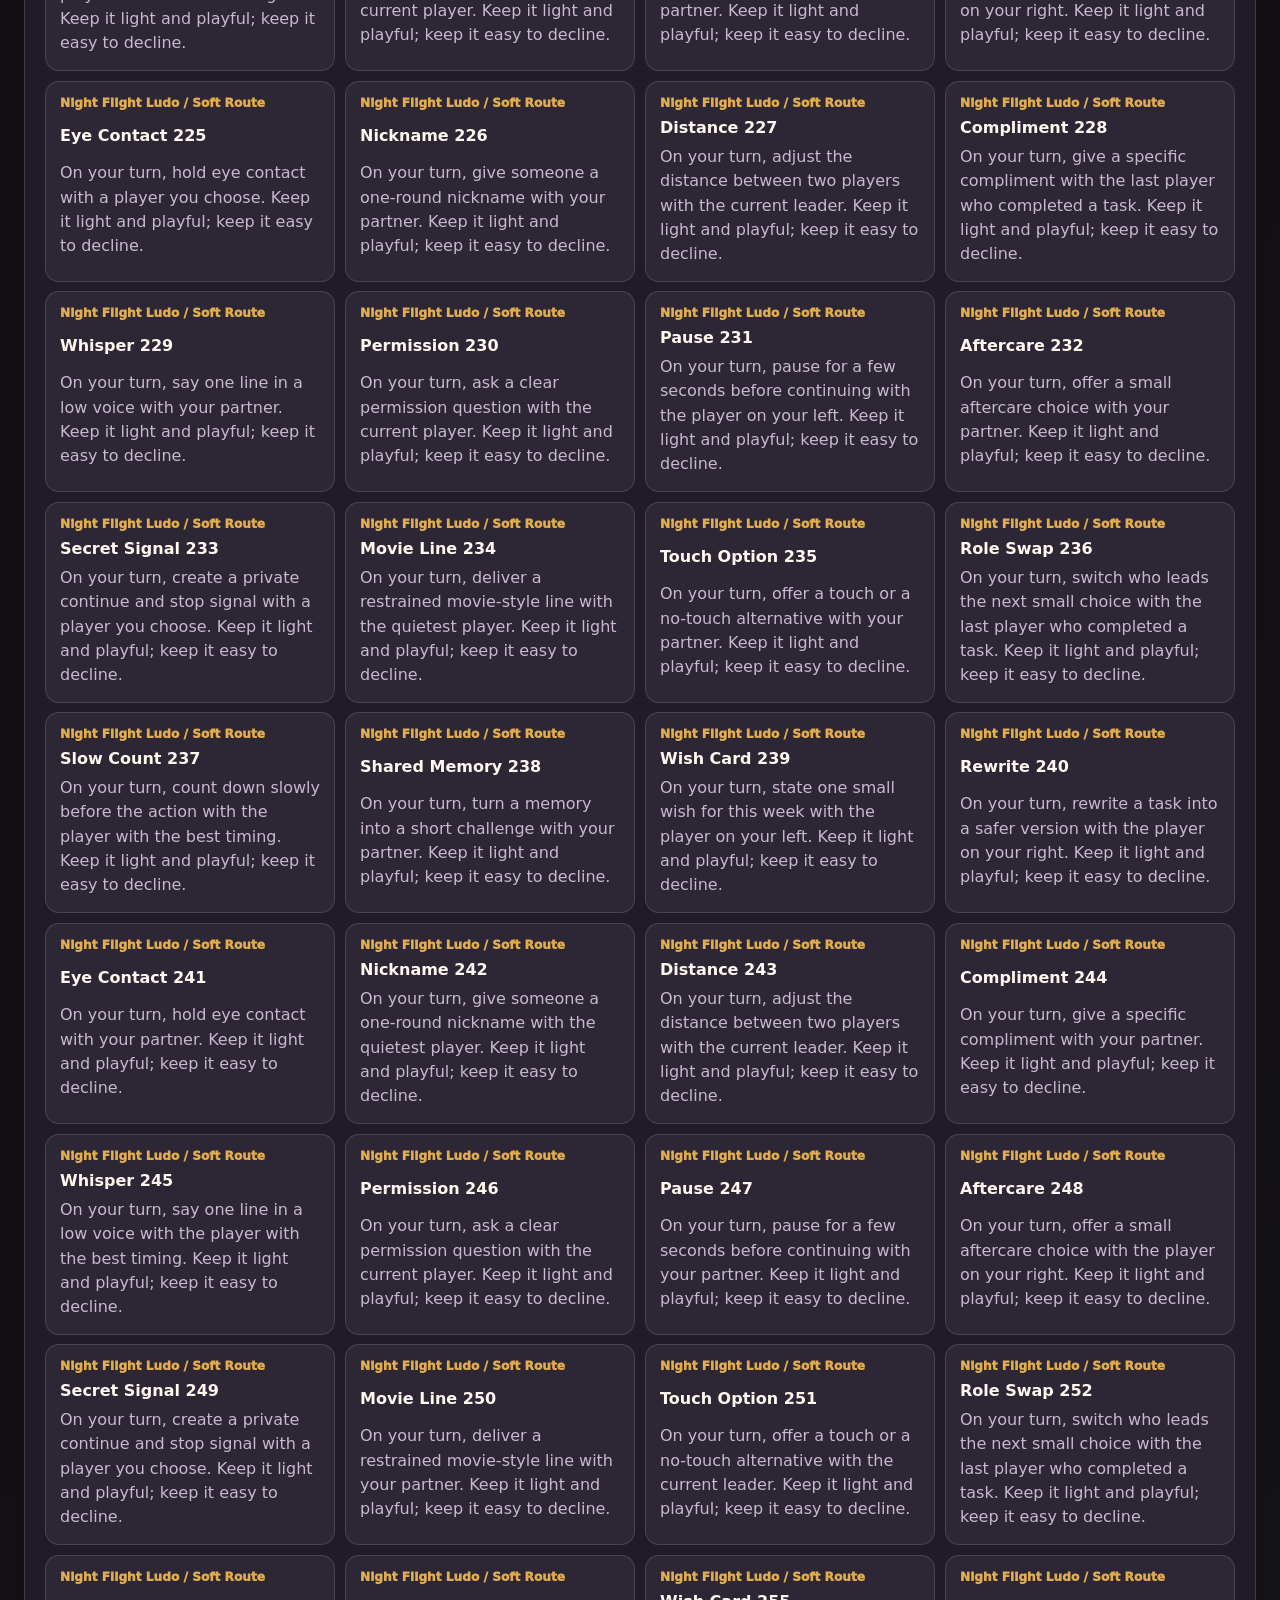
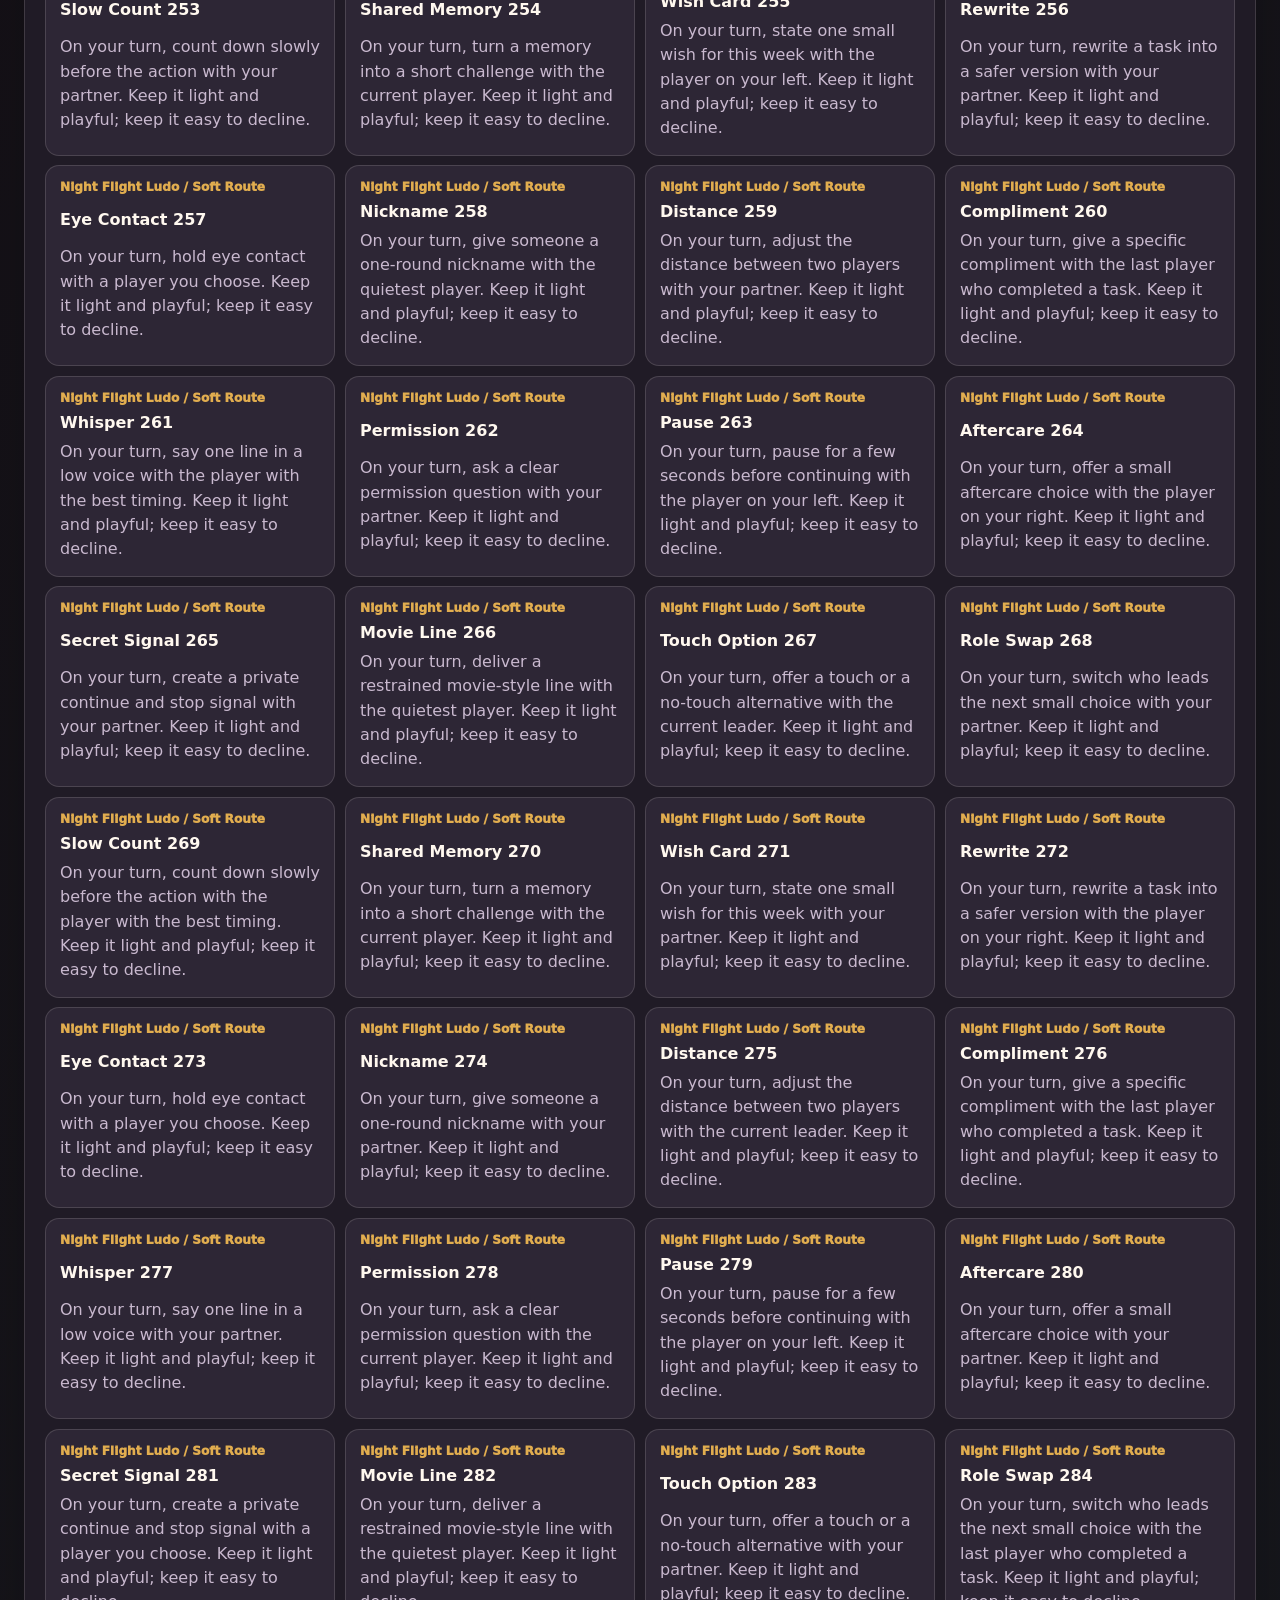
<file: bank.html>
<!doctype html>
<html lang="zh-CN">
  <head>
    <meta charset="UTF-8" />
    <meta name="viewport" content="width=device-width, initial-scale=1.0" />
    <title>题库预览 · 夜航游戏局</title>
    <link rel="stylesheet" href="styles.css" />
  </head>
  <body class="bank-page">
    <div class="page-texture" aria-hidden="true"></div>

    <main class="app-shell">
      <header class="site-header">
        <a class="brand-mark" href="index.html" aria-label="回到游戏库">
          <span class="brand-sigil">N</span>
          <span>
            <strong>夜航游戏局</strong>
            <small>题库预览</small>
          </span>
        </a>
        <button class="nav-toggle" type="button" aria-controls="siteMenu" aria-expanded="false" aria-label="打开页面导航">
          <span aria-hidden="true"></span>
        </button>
        <div class="header-content" id="siteMenu">
          <nav class="quick-nav" aria-label="页面导航">
            <a href="index.html#gamePicker">游戏库</a>
            <a href="bank.html" aria-current="page">题库预览</a>
            <a href="dice.html">纯骰子</a>
          </nav>
          <div class="header-meta" aria-label="站点状态">
            <span>独立页面</span>
            <span><b id="heroQuestionCount">0</b> 个题目</span>
            <span>3 档尺度</span>
            <span>可检查</span>
          </div>
        </div>
      </header>

      <section class="bank-page-hero" aria-labelledby="bankPageTitle">
        <div>
          <p class="eyebrow">Question Bank</p>
          <h1 id="bankPageTitle">题库预览</h1>
          <p class="lede">单独检查每个玩法的题目范围、分类和尺度。这里不启动游戏，只展示实际会抽取的内容。</p>
        </div>
      </section>

      <form class="bank-filter-form" id="setupForm" aria-label="题库筛选">
        <section class="game-picker bank-picker" id="gamePicker" aria-label="选择题库">
          <button class="game-card is-active" type="button" data-game="flight">
            <span class="game-icon flight-icon" aria-hidden="true"></span>
            <span>
              <strong>夜航飞行棋</strong>
              <small>飞行棋格子任务和事件卡。</small>
            </span>
            <b>棋盘任务</b>
          </button>
          <button class="game-card" type="button" data-game="truth">
            <span class="game-icon card-icon" aria-hidden="true"></span>
            <span>
              <strong>真心话大冒险</strong>
              <small>真心话、大冒险和随机抽卡。</small>
            </span>
            <b>卡牌题库</b>
          </button>
          <button class="game-card" type="button" data-game="dice">
            <span class="game-icon dice-icon" aria-hidden="true"></span>
            <span>
              <strong>骰子升温</strong>
              <small>点数决定任务强度和时长。</small>
            </span>
            <b>骰子任务</b>
          </button>
          <button class="game-card quick-dice-card" type="button" data-game="quickDice">
            <span class="game-icon pure-dice-icon" aria-hidden="true"></span>
            <span>
              <strong>纯骰子</strong>
              <small>快掷页面说明和状态。</small>
            </span>
            <b>页眉入口</b>
          </button>
          <button class="game-card" type="button" data-game="sync">
            <span class="game-icon sync-icon" aria-hidden="true"></span>
            <span>
              <strong>默契挑战</strong>
              <small>同步回答和关系互动。</small>
            </span>
            <b>默契题库</b>
          </button>
          <button class="game-card" type="button" data-game="wheel">
            <span class="game-icon wheel-icon" aria-hidden="true"></span>
            <span>
              <strong>心动轮盘</strong>
              <small>轮盘抽取的互动题目。</small>
            </span>
            <b>轮盘题库</b>
          </button>
          <button class="game-card" type="button" data-game="box">
            <span class="game-icon box-icon" aria-hidden="true"></span>
            <span>
              <strong>任务盲盒</strong>
              <small>三选一盲盒题目。</small>
            </span>
            <b>盲盒题库</b>
          </button>
          <button class="game-card" type="button" data-game="story">
            <span class="game-icon story-icon" aria-hidden="true"></span>
            <span>
              <strong>角色剧本</strong>
              <small>情侣小剧本和角色任务。</small>
            </span>
            <b>剧本题库</b>
          </button>
        </section>

        <section class="bank-filter-panel">
          <fieldset>
            <legend>任务尺度</legend>
            <div class="segmented" role="radiogroup" aria-label="任务尺度">
              <label>
                <input type="radio" name="spiceLevel" value="soft" checked />
                <span>暧昧</span>
              </label>
              <label>
                <input type="radio" name="spiceLevel" value="warm" />
                <span>升温</span>
              </label>
              <label>
                <input type="radio" name="spiceLevel" value="hot" />
                <span>夜深</span>
              </label>
            </div>
          </fieldset>

          <fieldset class="dice-options is-hidden" id="diceOptions">
            <legend>骰子数量</legend>
            <div class="segmented" role="radiogroup" aria-label="骰子数量">
              <label>
                <input type="radio" name="diceCount" value="1" />
                <span>1 颗</span>
              </label>
              <label>
                <input type="radio" name="diceCount" value="2" checked />
                <span>2 颗</span>
              </label>
              <label>
                <input type="radio" name="diceCount" value="3" />
                <span>3 颗</span>
              </label>
              <label>
                <input type="radio" name="diceCount" value="4" />
                <span>4 颗</span>
              </label>
              <label>
                <input type="radio" name="diceCount" value="5" />
                <span>5 颗</span>
              </label>
              <label>
                <input type="radio" name="diceCount" value="6" />
                <span>6 颗</span>
              </label>
              <label>
                <input type="radio" name="diceCount" value="7" />
                <span>7 颗</span>
              </label>
              <label>
                <input type="radio" name="diceCount" value="8" />
                <span>8 颗</span>
              </label>
            </div>
          </fieldset>
        </section>
      </form>

      <section class="bank-section standalone-bank" id="bankSection" aria-labelledby="bankTitle">
        <div class="section-heading">
          <div>
            <p class="eyebrow">Preview</p>
            <h2 id="bankTitle">当前题库</h2>
          </div>
          <p id="bankSummary">选择玩法和尺度后，这里会显示实际抽取范围。</p>
        </div>
        <div class="bank-grid" id="questionBank" aria-live="polite"></div>
      </section>
    </main>

    <script src="data/english-content.js"></script>
    <script src="script.js"></script>
  </body>
</html>
</file>
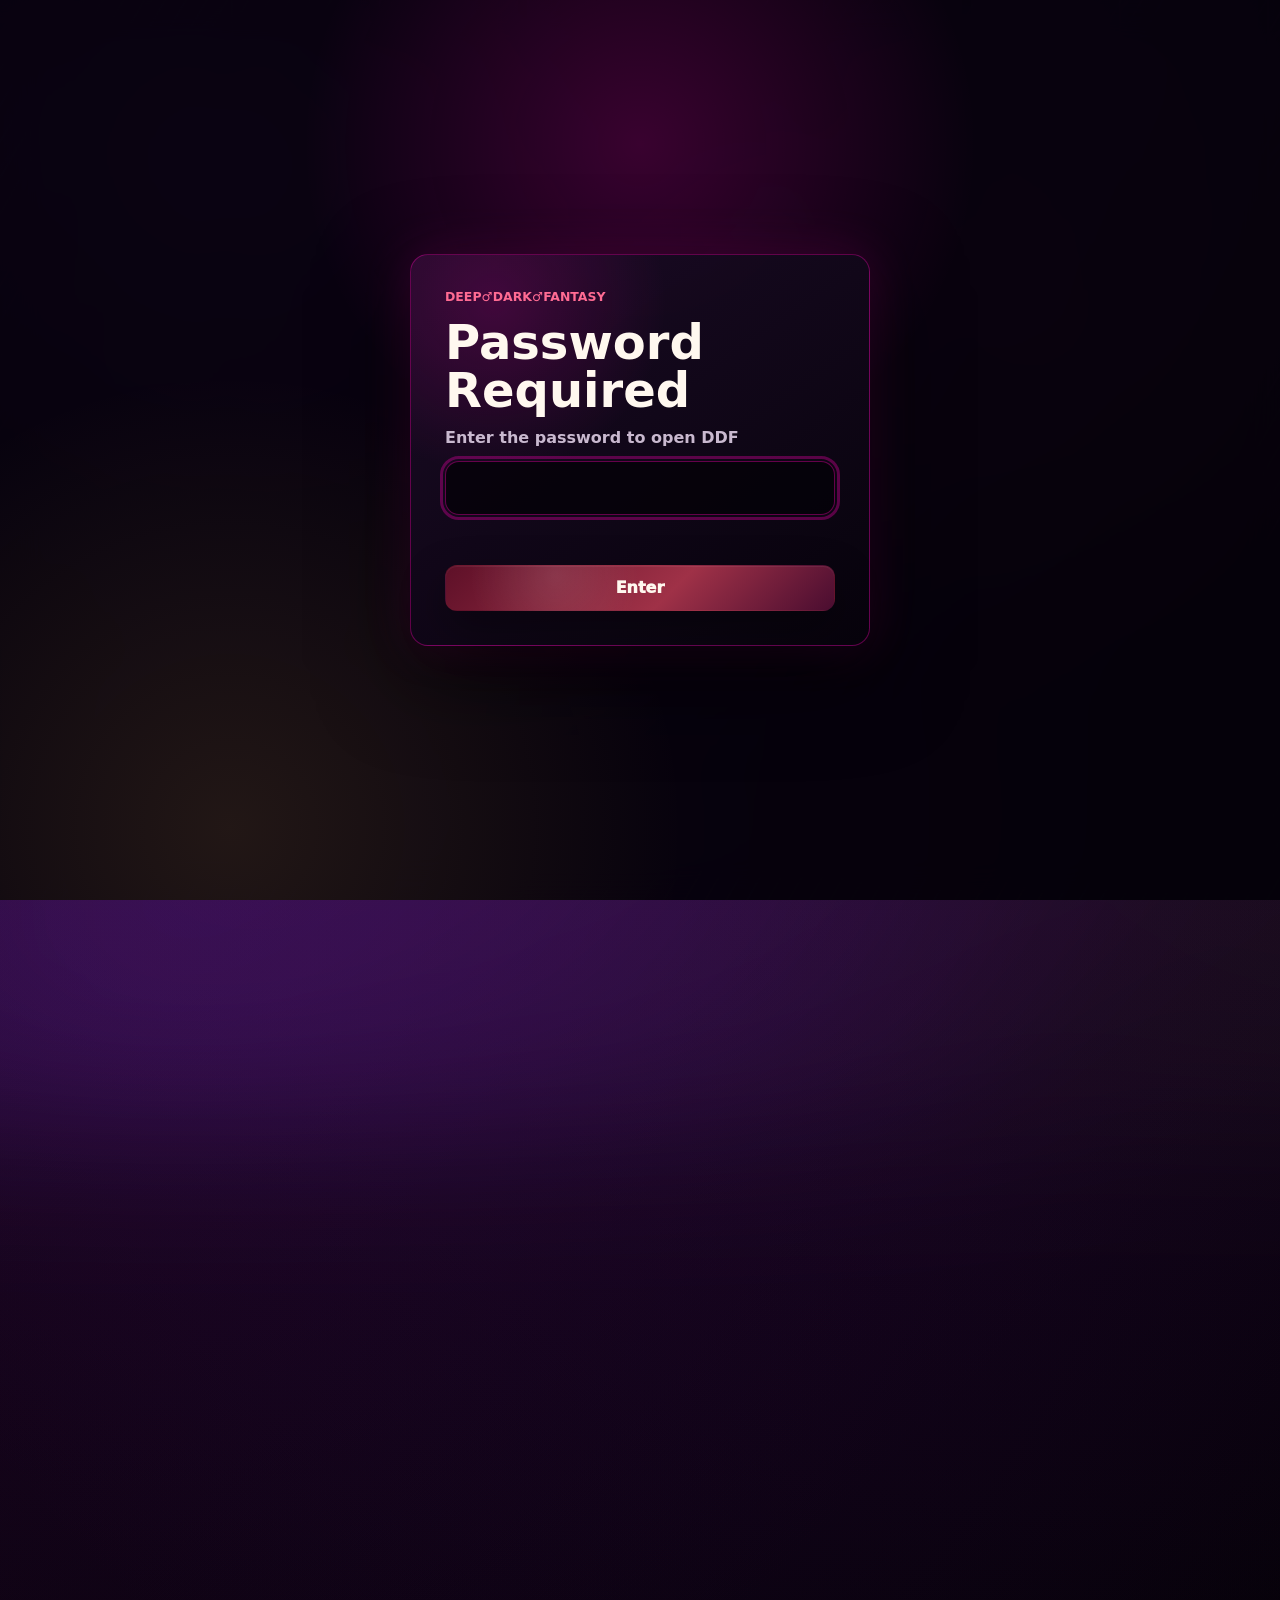
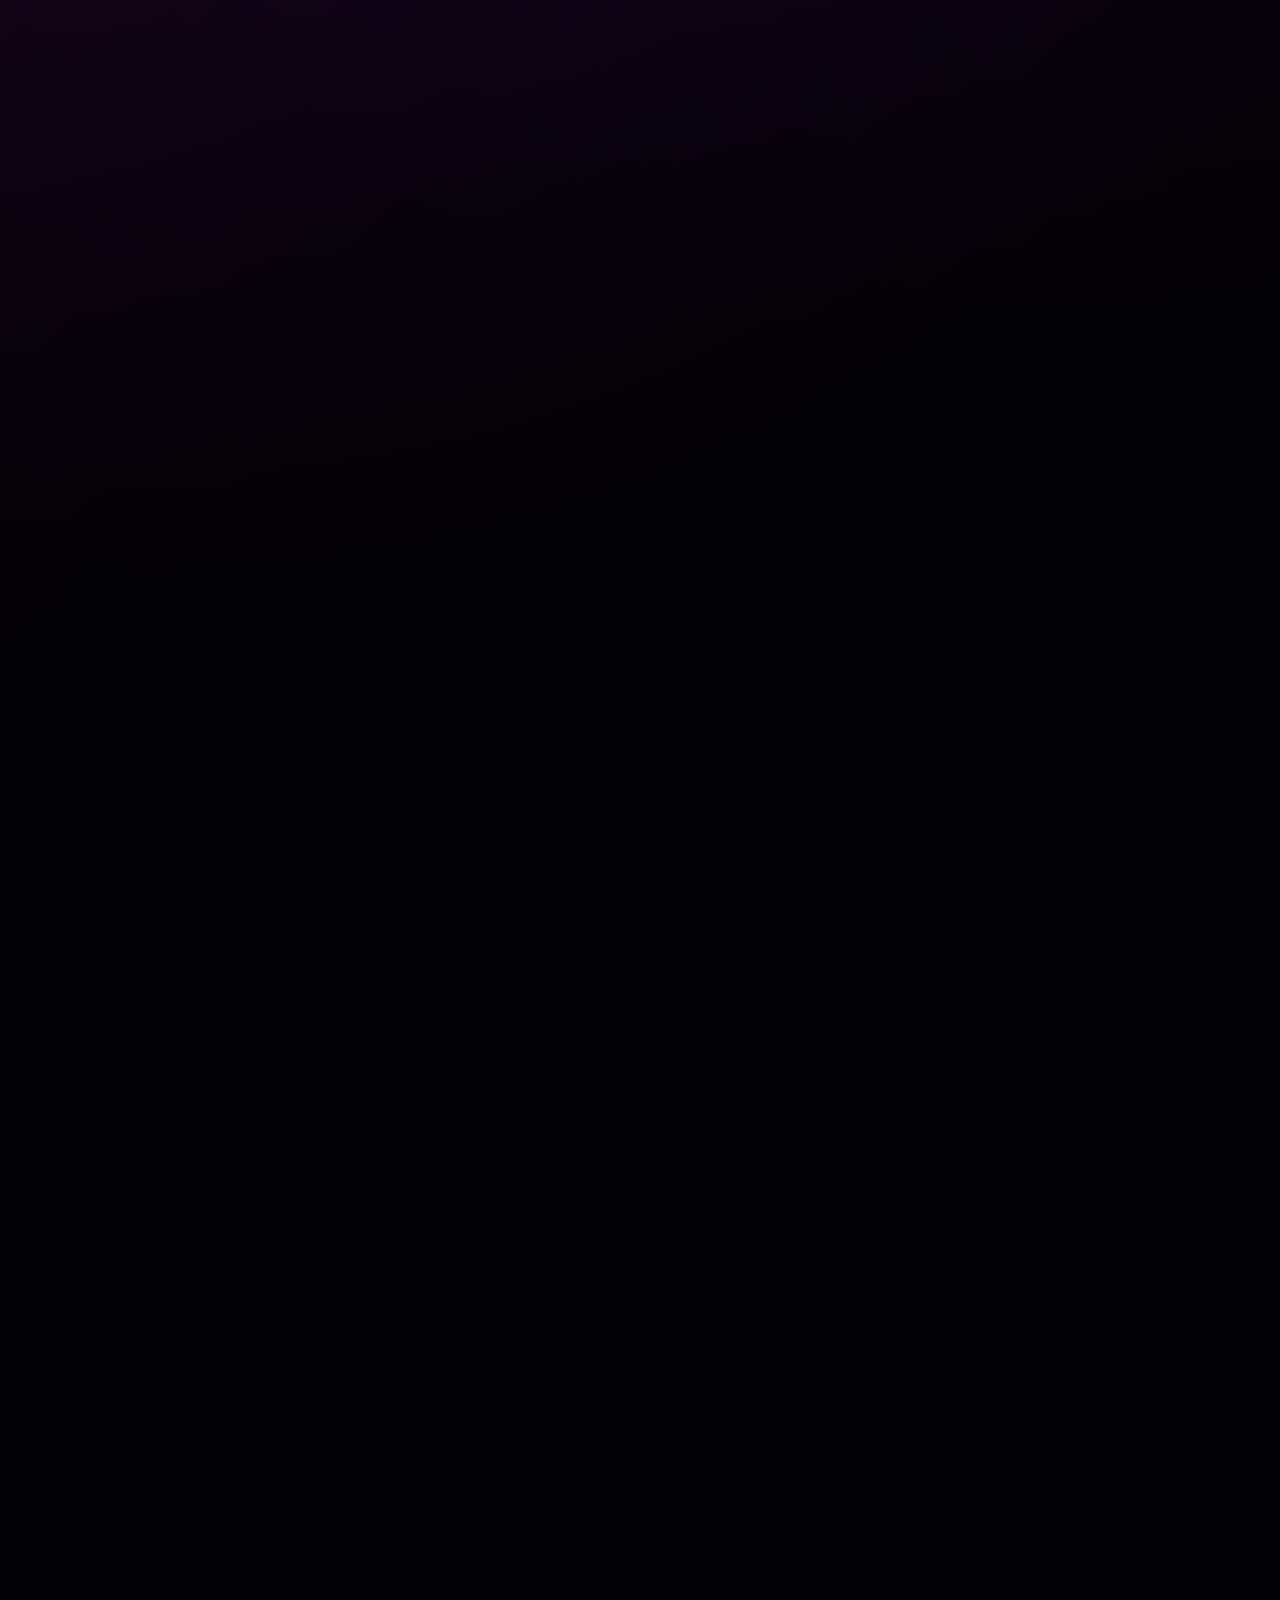
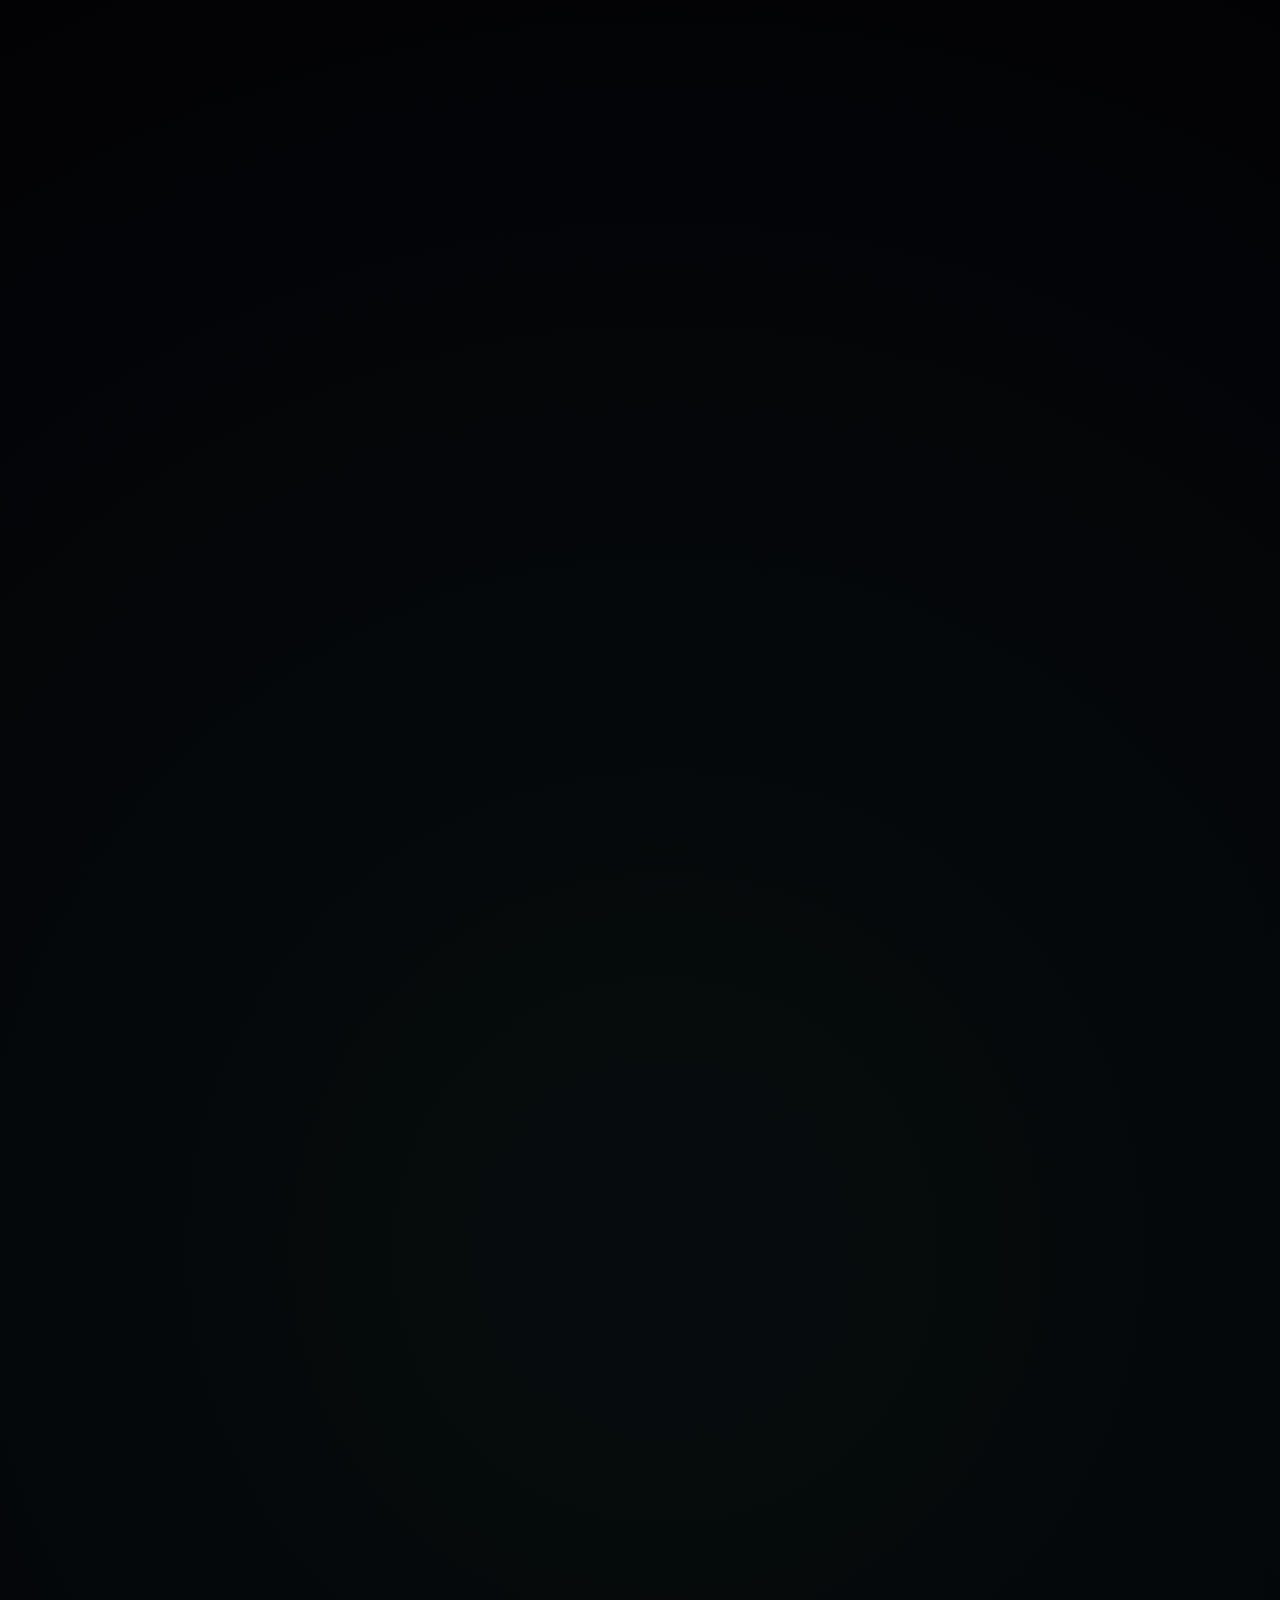
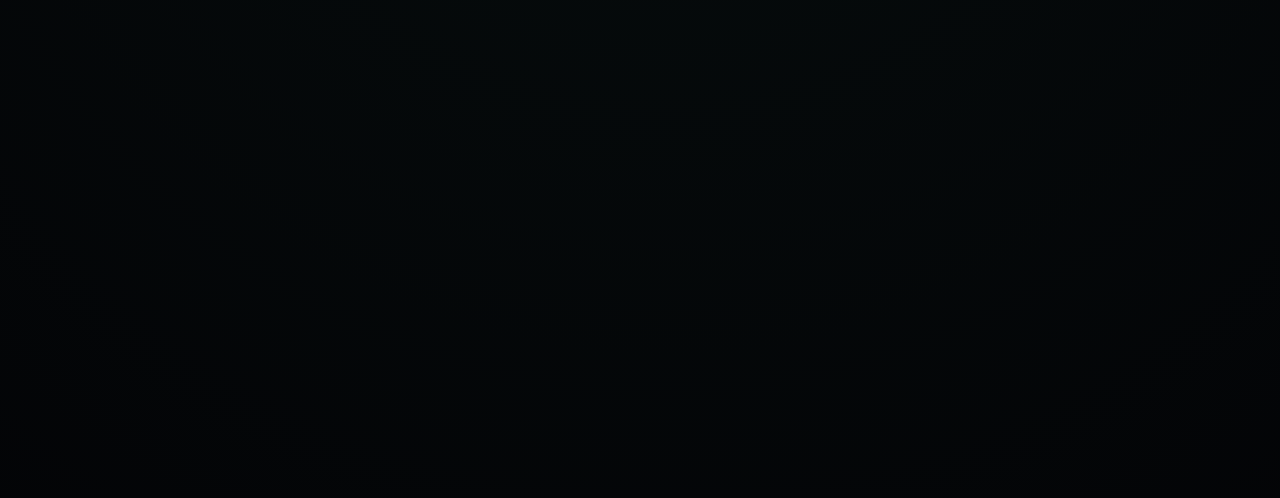
<file: ddf.html>
<!doctype html>
<html lang="zh-CN">
  <head>
    <meta charset="UTF-8" />
    <meta name="viewport" content="width=device-width, initial-scale=1.0" />
    <title>Deep♂Dark♂Fantasy | 夜航游戏局</title>
    <link rel="stylesheet" href="styles.css" />
  </head>
  <body class="fantasy-mode ddf-dare-only ddf-locked">
    <div class="page-texture" aria-hidden="true"></div>
    <div class="ddf-symbol-storm" aria-hidden="true">
      <span>♂</span>
      <span>♂</span>
      <span>♂</span>
      <span>♂</span>
      <span>♂</span>
      <span>♂</span>
      <span>♂</span>
    </div>

    <div class="ddf-gate" id="ddfGate" role="dialog" aria-modal="true" aria-labelledby="ddfGateTitle">
      <form class="ddf-gate-card" id="ddfGateForm">
        <p class="eyebrow">Deep♂Dark♂Fantasy</p>
        <h1 id="ddfGateTitle">需要密码</h1>
        <label for="ddfGatePassword">输入密码进入 DDF 页面</label>
        <input id="ddfGatePassword" type="password" autocomplete="off" inputmode="text" />
        <p class="ddf-gate-error" id="ddfGateError" aria-live="polite"></p>
        <button class="primary-action" type="submit">进入</button>
      </form>
    </div>

    <main class="app-shell">
      <header class="site-header">
        <a class="brand-mark" href="ddf.html" aria-label="回到 Deep♂Dark♂Fantasy">
          <span class="brand-sigil">D</span>
          <span>
            <strong>Deep♂Dark♂Fantasy</strong>
            <small>夜航游戏局 · 独立 Deep♂Dark♂Fantasy</small>
          </span>
        </a>
        <button class="nav-toggle" type="button" aria-controls="siteMenu" aria-expanded="false" aria-label="打开页面导航">
          <span aria-hidden="true"></span>
        </button>
        <div class="header-content" id="siteMenu">
          <nav class="quick-nav" aria-label="页面导航">
            <a href="ddf.html" aria-current="page">Deep♂Dark♂Fantasy</a>
          </nav>
          <div class="header-meta" aria-label="页面状态">
            <span>Deep♂Dark♂Fantasy</span>
            <span>21+</span>
            <span>独立页面</span>
            <span>可跳过</span>
          </div>
        </div>
      </header>

      <section class="setup-panel ddf-panel" id="setupPanel" aria-labelledby="gameTitle">
        <div class="brand-block">
          <div class="ddf-glyph-field" aria-hidden="true">
            <span>♂</span>
            <span>♂</span>
            <span>♂</span>
            <span>♂</span>
            <span>♂</span>
            <span>♂</span>
          </div>

          <figure class="ddf-hero-poster" aria-label="Deep♂Dark♂Fantasy VHS 主视觉">
            <span class="ddf-poster-smoke" aria-hidden="true"></span>
            <span class="ddf-poster-frame">
              <img
                class="ddf-poster-slide"
                src="assets/ddf-slide-strongest.png"
                alt="最强人类木吉 紫色闪电海报"
                loading="eager"
                decoding="async"
              />
              <img
                class="ddf-poster-slide"
                src="assets/ddf-slide-asswecan.png"
                alt="ASS WE CAN 紫色地牢海报"
                loading="eager"
                decoding="async"
              />
              <img
                class="ddf-poster-slide"
                src="assets/ddf-vhs-poster.png"
                alt="Deep Dark Fantasy 紫色 VHS 原始海报"
                loading="eager"
                decoding="async"
              />
              <img
                class="ddf-poster-slide"
                src="assets/ddf-slide-punk.png"
                alt="裂天使魔男 1990s punk 地牢海报"
                loading="eager"
                decoding="async"
              />
            </span>
          </figure>

          <div class="ddf-copy">
            <p class="eyebrow">21+ · 兄贵♂哲学</p>
            <h1 class="ddf-title" id="gameTitle">
              <span>Deep♂Dark</span>
              <span>Fantasy</span>
            </h1>
            <p class="lede ddf-hero-intro">
              <strong>兄贵♂ 神之♂救济 哲♂学救赎大冒险列表来啦！</strong>
              <span>本格的♂ 兄贵♂本篇 哲♂学殿堂 传承之作！以新日暮里の王、森之♂妖精比♂利♂王、Van♂、木吉♂和也等兄贵三巨头 为救世主，通过王♂道征途般的肌肉摔♂角哲学，带你走上哲♂学之路，获得神之♂救济与Deep♂Dark♂Fantasy的灵魂救赎！每条皆为本格的哲♂学之旅，ASS♂WE♂CAN！</span>
            </p>
          </div>

          <div class="ddf-stamps" aria-label="风格标签">
            <span>哲♂学</span>
          </div>

          <div class="hero-metrics" aria-label="Deep♂Dark♂Fantasy 玩法概览">
            <div>
              <strong>2</strong>
              <span>种玩法</span>
            </div>
            <div>
              <strong id="heroQuestionCount">0</strong>
              <span>个题目</span>
            </div>
            <div>
              <strong>4</strong>
              <span>最多玩家</span>
            </div>
          </div>
        </div>

        <form class="setup-form" id="setupForm">
          <input type="hidden" name="spiceLevel" value="fantasy" />

          <section class="game-picker ddf-only-picker" id="gamePicker" aria-label="Deep♂Dark♂Fantasy 玩法">
            <button class="game-card is-active" type="button" data-game="truth">
              <span class="game-icon wrestle-icon" aria-hidden="true"></span>
              <span>
                <strong>大冒险</strong>
                <small>兄贵♂哲学专属挑战，完成得分。</small>
              </span>
              <b>大冒险♂速攻</b>
            </button>
            <button class="game-card" type="button" data-game="flight">
              <span class="game-icon flight-icon" aria-hidden="true"></span>
              <span>
                <strong>飞行棋</strong>
                <small>最多 4 人掷骰起飞，事件格抽挑战。</small>
              </span>
              <b>飞行棋♂对局</b>
            </button>
          </section>

          <div class="setup-grid">
            <fieldset>
              <legend>玩家人数</legend>
              <div class="segmented" role="radiogroup" aria-label="玩家人数">
                <label>
                  <input type="radio" name="playerCount" value="2" />
                  <span>2 位</span>
                </label>
                <label>
                  <input type="radio" name="playerCount" value="3" />
                  <span>3 位</span>
                </label>
                <label>
                  <input type="radio" name="playerCount" value="4" checked />
                  <span>4 位</span>
                </label>
              </div>
            </fieldset>
          </div>

          <fieldset class="name-fields" id="nameFields">
            <legend>玩家昵称</legend>
          </fieldset>

          <label class="consent-row">
            <input type="checkbox" id="consentCheck" required checked />
            <span>21+，全员同意进入兄贵♂哲学模式；任何题都可停止、换题或跳过。</span>
          </label>

          <button class="primary-action start-action" id="startButton" type="submit">开始 Deep♂Dark♂Fantasy</button>
        </form>
      </section>

      <section class="game-view is-hidden" id="gameView" aria-label="Deep♂Dark♂Fantasy 挑战桌面">
        <header class="top-bar">
          <div>
            <p class="eyebrow">Deep♂Dark♂Fantasy</p>
            <h2 id="roundTitle">第 1 轮</h2>
          </div>
          <div class="top-actions">
            <button class="secondary-action" id="flightHomeButton" type="button">游戏大厅</button>
            <button class="secondary-action" id="restartButton" type="button">重新开局</button>
          </div>
        </header>

        <div class="game-layout">
          <aside class="side-panel" aria-label="玩家状态">
            <div class="turn-card" id="turnCard">
              <span class="turn-avatar" id="flightTurnAvatar" aria-hidden="true"></span>
              <span class="status-label">当前玩家</span>
              <strong id="currentPlayerName">玩家 1</strong>
              <p id="turnHint">点击掷骰开始这一回合。</p>
            </div>
            <div class="dice-box">
              <button class="dice-button" id="rollButton" type="button">
                <span id="diceValue">?</span>
                <small>掷骰</small>
              </button>
              <button class="secondary-action" id="endTurnButton" type="button" disabled>结束回合</button>
            </div>
            <div class="moves-panel" id="movesPanel" aria-live="polite"></div>
          </aside>

          <section class="board-wrap" aria-label="Deep♂Dark♂Fantasy 擂台">
            <div class="board" id="board"></div>
          </section>

          <aside class="side-panel log-panel" aria-label="游戏记录">
            <div class="players-list" id="playersList"></div>
            <div class="log-list" id="logList" aria-live="polite"></div>
          </aside>
        </div>
      </section>

      <section class="truth-view is-hidden" id="truthView" aria-label="Deep♂Dark♂Fantasy 大冒险桌面">
        <header class="top-bar">
          <div>
            <p class="eyebrow">Deep♂Dark♂Fantasy</p>
            <h2 id="truthRoundTitle">第 1 轮</h2>
          </div>
          <div class="top-actions">
            <button class="secondary-action" id="truthHomeButton" type="button">游戏大厅</button>
            <button class="secondary-action" id="truthRestartButton" type="button">重新开局</button>
          </div>
        </header>

        <div class="truth-layout">
          <aside class="side-panel" aria-label="当前玩家">
            <div class="turn-card truth-turn" id="truthTurnCard">
              <span class="turn-avatar" id="truthTurnAvatar" aria-hidden="true"></span>
              <span class="status-label">轮到</span>
              <strong id="truthPlayerName">玩家 1</strong>
              <p id="truthHint">点击下一题抽题。</p>
            </div>
          </aside>

          <section class="truth-stage" aria-label="Deep♂Dark♂Fantasy 挑战">
            <div class="ddf-stage-runes" aria-hidden="true">
              <span>♂</span>
              <span>♂</span>
              <span>♂</span>
            </div>
            <div class="deck-rail ddf-rail" aria-hidden="true">
              <span></span>
              <span></span>
              <span></span>
            </div>
            <article class="prompt-card" id="promptCard">
              <p class="eyebrow" id="promptType">等待题目</p>
              <h3 id="promptTitle">点击下一题开始</h3>
              <p id="promptText">Deep♂Dark♂Fantasy 题目会显示在这里。完成后加 1 分，下一题会直接换给下一位。</p>
            </article>
            <div class="prompt-actions">
              <button class="secondary-action" id="skipPromptButton" type="button">下一题</button>
              <button class="primary-action" id="completePromptButton" type="button" disabled>完成</button>
            </div>
          </section>

          <aside class="side-panel log-panel" aria-label="Deep♂Dark♂Fantasy 记录">
            <div class="players-list" id="truthPlayersList"></div>
            <div class="log-list" id="truthLogList" aria-live="polite"></div>
          </aside>
        </div>
      </section>

      <section class="bank-section ddf-bank-section" id="ddfDareBankSection" aria-labelledby="ddfDareBankTitle">
        <div class="section-heading">
          <div>
            <p class="eyebrow">Deep♂Dark♂Fantasy</p>
            <h2 id="ddfDareBankTitle">大冒险词库</h2>
          </div>
          <p id="ddfDareBankSummary">显示 Deep♂Dark♂Fantasy 大冒险词条。</p>
        </div>
        <div class="bank-grid ddf-bank-grid" id="ddfDareBank" aria-live="polite"></div>
      </section>
    </main>

    <dialog class="task-dialog" id="taskDialog">
      <form method="dialog">
        <p class="eyebrow" id="taskType">Deep♂Dark♂Fantasy</p>
        <h3 id="taskTitle">挑战</h3>
        <p id="taskText"></p>
        <div class="dialog-actions">
          <button class="secondary-action" id="skipTaskButton" value="skip" type="submit">下一题</button>
          <button class="primary-action" id="completeTaskButton" value="done" type="submit">完成</button>
        </div>
      </form>
    </dialog>

    <script src="data/ddf-content.js"></script>
    <script src="data/english-content.js"></script>
    <script src="script.js"></script>
  </body>
</html>
</file>
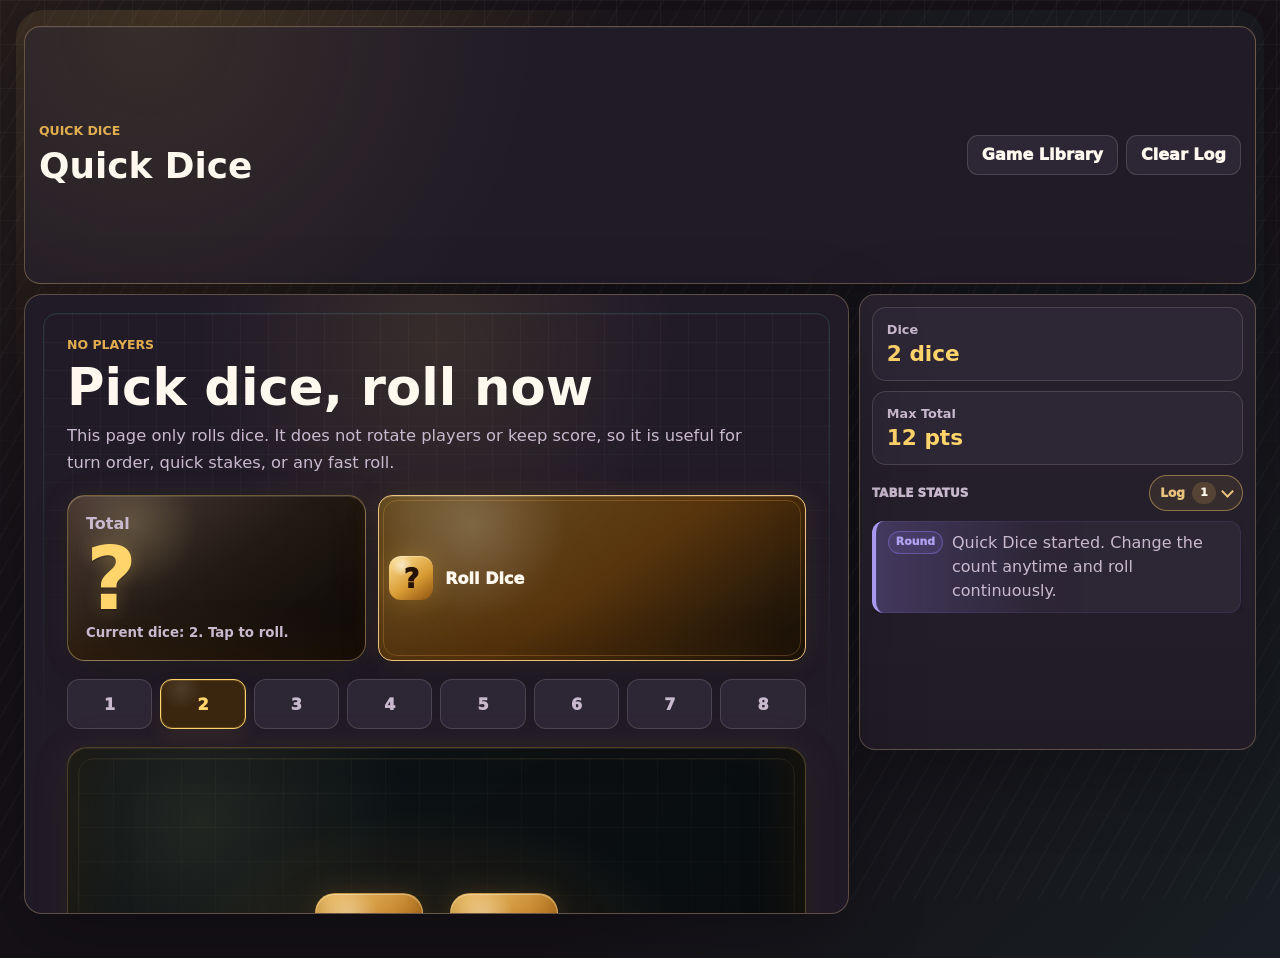
<file: dice.html>
<!doctype html>
<html lang="zh-CN">
  <head>
    <meta charset="UTF-8" />
    <meta name="viewport" content="width=device-width, initial-scale=1.0" />
    <title>纯骰子 · 夜航游戏局</title>
    <link rel="stylesheet" href="styles.css" />
  </head>
  <body class="quick-dice-page" data-default-game="quickDice">
    <div class="page-texture" aria-hidden="true"></div>

    <main class="app-shell">
      <header class="site-header">
        <a class="brand-mark" href="index.html" aria-label="回到游戏库">
          <span class="brand-sigil">N</span>
          <span>
            <strong>夜航游戏局</strong>
            <small>纯骰子快掷</small>
          </span>
        </a>
        <button class="nav-toggle" type="button" aria-controls="siteMenu" aria-expanded="false" aria-label="打开页面导航">
          <span aria-hidden="true"></span>
        </button>
        <div class="header-content" id="siteMenu">
          <nav class="quick-nav" aria-label="页面导航">
            <a href="index.html#gamePicker">游戏库</a>
            <a href="bank.html">题库预览</a>
            <a href="dice.html" aria-current="page">纯骰子</a>
          </nav>
          <div class="header-meta" aria-label="站点状态">
            <span>无玩家设置</span>
            <span>1-8 颗</span>
            <span>连续投掷</span>
            <span>低功耗</span>
          </div>
        </div>
      </header>

      <section class="quick-dice-view is-hidden" id="quickDiceView" aria-label="纯骰子桌面">
        <header class="top-bar">
          <div>
            <p class="eyebrow">Quick Dice</p>
            <h2>纯骰子</h2>
          </div>
          <div class="top-actions">
            <a class="secondary-action" href="index.html#gamePicker">游戏库</a>
            <button class="secondary-action" id="quickDiceResetButton" type="button">清空记录</button>
          </div>
        </header>

        <div class="quick-dice-layout">
          <section class="quick-dice-stage" aria-label="纯骰子结果">
            <div class="quick-dice-copy">
              <p class="eyebrow">No Players</p>
              <h3>选几颗，马上投</h3>
              <p>这个页面只负责骰子点数，不轮换玩家、不记分。适合临时决定顺序、惩罚数值或任何需要快掷的场景。</p>
            </div>

            <div class="quick-dice-dashboard">
              <div class="quick-total-card" aria-live="polite">
                <span>总点数</span>
                <strong id="quickDiceTotal">?</strong>
                <small id="quickDiceFormula">选择骰子数量后投掷</small>
              </div>
              <button class="dice-button big-roll quick-roll-button" id="quickDiceRollButton" type="button">
                <span id="quickDiceButtonTotal">?</span>
                <small>投骰子</small>
              </button>
            </div>

            <div class="quick-dice-counts" id="quickDiceCounts" role="radiogroup" aria-label="快速选择骰子数量">
              <button type="button" data-count="1" aria-pressed="false">1</button>
              <button type="button" data-count="2" aria-pressed="true">2</button>
              <button type="button" data-count="3" aria-pressed="false">3</button>
              <button type="button" data-count="4" aria-pressed="false">4</button>
              <button type="button" data-count="5" aria-pressed="false">5</button>
              <button type="button" data-count="6" aria-pressed="false">6</button>
              <button type="button" data-count="7" aria-pressed="false">7</button>
              <button type="button" data-count="8" aria-pressed="false">8</button>
            </div>

            <div class="dice-faces quick-dice-faces" id="quickDiceFaces" aria-live="polite">
              <span>?</span>
              <span>?</span>
            </div>
          </section>

          <aside class="side-panel log-panel quick-history-panel" aria-label="纯骰子记录">
            <div class="quick-stat-grid">
              <article>
                <span>骰子</span>
                <strong id="quickDiceCountLabel">2 颗</strong>
              </article>
              <article>
                <span>点数上限</span>
                <strong id="quickDiceMaxLabel">12 点</strong>
              </article>
            </div>
            <div class="log-list" id="quickDiceLogList" aria-live="polite"></div>
          </aside>
        </div>
      </section>
    </main>

    <script src="data/english-content.js"></script>
    <script src="script.js"></script>
  </body>
</html>
</file>
<file: styles.css>
:root {
  --bg: #151117;
  --bg-deep: #0f0c12;
  --surface: #231d29;
  --surface-strong: #2d2635;
  --surface-soft: #332a3c;
  --ink: #fff8ef;
  --muted: #c9b9cf;
  --line: rgba(255, 248, 239, 0.14);
  --gold: #e1ad4f;
  --rose: #dc5d72;
  --teal: #3dc2b4;
  --violet: #8d78ea;
  --wine: #96384b;
  --fantasy: #c0264f;
  --fantasy-deep: #08050a;
  --focus: #ffd46b;
  --cell: #30283a;
  --safe: #51455e;
  --visual-vh: 100vh;
  --board-fit-size: min(78vh, 820px);
  --game-content-height: none;
  --game-stage-gap: 16px;
  color-scheme: dark;
  font-family:
    Inter, "PingFang SC", "Microsoft YaHei", "Noto Sans CJK SC", system-ui,
    sans-serif;
}

* {
  box-sizing: border-box;
}

html {
  scroll-behavior: smooth;
}

body {
  min-height: 100vh;
  margin: 0;
  background:
    linear-gradient(135deg, rgba(225, 173, 79, 0.07), transparent 28%),
    linear-gradient(315deg, rgba(61, 194, 180, 0.08), transparent 34%),
    var(--bg);
  color: var(--ink);
  overflow-x: hidden;
}

body.fantasy-mode {
  background:
    radial-gradient(circle at 12% 18%, rgba(255, 0, 180, 0.2), transparent 28%),
    radial-gradient(circle at 85% 8%, rgba(126, 34, 206, 0.24), transparent 30%),
    linear-gradient(135deg, rgba(192, 38, 79, 0.2), transparent 30%),
    linear-gradient(315deg, rgba(225, 173, 79, 0.08), transparent 34%),
    var(--fantasy-deep);
}

body.ddf-dare-only {
  background:
    radial-gradient(circle at 14% 16%, rgba(77, 13, 112, 0.28), transparent 30%),
    radial-gradient(circle at 82% 12%, rgba(68, 11, 92, 0.26), transparent 28%),
    radial-gradient(circle at 52% 84%, rgba(24, 63, 52, 0.18), transparent 34%),
    linear-gradient(135deg, rgba(69, 10, 57, 0.26), transparent 36%),
    #020104;
}

body.fantasy-mode::after {
  content: "";
  position: fixed;
  inset: 0;
  z-index: -1;
  background:
    repeating-linear-gradient(
      to bottom,
      rgba(255, 255, 255, 0.055) 0,
      rgba(255, 255, 255, 0.055) 1px,
      transparent 1px,
      transparent 5px
    );
  mix-blend-mode: overlay;
  opacity: 0.36;
  pointer-events: none;
}

body.ddf-dare-only::before {
  background:
    linear-gradient(to bottom, rgba(2, 1, 4, 0.1), rgba(0, 0, 0, 0.88)),
    repeating-linear-gradient(
      90deg,
      transparent 0,
      transparent 74px,
      rgba(0, 0, 0, 0.7) 74px,
      rgba(0, 0, 0, 0.7) 83px,
      rgba(108, 76, 116, 0.16) 83px,
      rgba(108, 76, 116, 0.16) 85px,
      transparent 85px,
      transparent 148px
    ),
    repeating-linear-gradient(
      0deg,
      transparent 0,
      transparent 126px,
      rgba(0, 0, 0, 0.48) 126px,
      rgba(0, 0, 0, 0.48) 133px,
      transparent 133px,
      transparent 248px
    ),
    repeating-linear-gradient(
      132deg,
      transparent 0,
      transparent 34px,
      rgba(118, 78, 130, 0.13) 34px,
      rgba(118, 78, 130, 0.13) 38px,
      transparent 38px,
      transparent 76px
    );
  background-size: auto, auto, auto, 180px 180px;
  mask-image: linear-gradient(to bottom, black, rgba(0, 0, 0, 0.92) 72%, transparent);
  opacity: 0.78;
  animation: dungeonDrift 28s linear infinite;
}

body.ddf-dare-only::after {
  background:
    radial-gradient(circle at 50% 20%, transparent 0 24%, rgba(0, 0, 0, 0.48) 56%, rgba(0, 0, 0, 0.82) 100%),
    repeating-linear-gradient(
      to bottom,
      rgba(255, 255, 255, 0.03) 0,
      rgba(255, 255, 255, 0.03) 1px,
      transparent 1px,
      transparent 6px
    );
  mix-blend-mode: multiply;
  opacity: 0.82;
}

body::before {
  content: "";
  position: fixed;
  inset: 0;
  z-index: -2;
  background:
    linear-gradient(rgba(255, 248, 239, 0.035) 1px, transparent 1px),
    linear-gradient(90deg, rgba(255, 248, 239, 0.035) 1px, transparent 1px);
  background-size: 44px 44px;
  mask-image: linear-gradient(to bottom, black, transparent 82%);
  animation: gridFloat 18s linear infinite;
}

.page-texture {
  position: fixed;
  inset: 0;
  z-index: -1;
  background:
    repeating-linear-gradient(
      120deg,
      transparent 0,
      transparent 16px,
      rgba(255, 248, 239, 0.025) 16px,
      rgba(255, 248, 239, 0.025) 18px
    );
  animation: textureDrift 22s linear infinite;
  pointer-events: none;
}

.ddf-dare-only .app-shell {
  position: relative;
  z-index: 2;
}

.ddf-dare-only .page-texture {
  z-index: 30;
  overflow: hidden;
  background:
    radial-gradient(circle at 18% 18%, rgba(147, 51, 234, 0.26), transparent 30%),
    radial-gradient(circle at 82% 36%, rgba(190, 24, 93, 0.18), transparent 32%),
    radial-gradient(circle at 8% 78%, rgba(52, 83, 68, 0.16), transparent 34%),
    radial-gradient(circle at 52% 48%, rgba(76, 29, 149, 0.16), transparent 42%),
    repeating-linear-gradient(
      120deg,
      transparent 0,
      transparent 16px,
      rgba(255, 248, 239, 0.026) 16px,
      rgba(255, 248, 239, 0.026) 18px
    );
  mix-blend-mode: screen;
  animation: textureDrift 22s linear infinite;
}

.ddf-dare-only .page-texture::before,
.ddf-dare-only .page-texture::after {
  content: "";
  position: fixed;
  pointer-events: none;
}

.ddf-dare-only .page-texture::before {
  inset: -26% -22%;
  z-index: 0;
  background:
    radial-gradient(ellipse at 10% 24%, rgba(147, 51, 234, 0.78), transparent 42%),
    radial-gradient(ellipse at 74% 16%, rgba(168, 85, 247, 0.5), transparent 38%),
    radial-gradient(ellipse at 36% 70%, rgba(88, 28, 135, 0.78), transparent 50%),
    radial-gradient(ellipse at 88% 82%, rgba(49, 46, 29, 0.44), transparent 44%),
    radial-gradient(ellipse at 52% 46%, rgba(31, 15, 43, 0.82), transparent 60%),
    radial-gradient(ellipse at 22% 88%, rgba(76, 29, 149, 0.64), transparent 46%);
  filter: blur(72px);
  mix-blend-mode: screen;
  opacity: 0.44;
  transform: translate3d(0, 0, 0) scale(1);
  animation: ddfPageSmoke 12.5s ease-in-out infinite;
  will-change: transform, opacity;
}

.ddf-dare-only .page-texture::after {
  content: "♂";
  top: 4vh;
  left: 50%;
  z-index: 1;
  display: grid;
  width: min(62vw, 760px);
  aspect-ratio: 1;
  place-items: center;
  color: rgba(216, 180, 254, 0.12);
  font-size: clamp(16rem, 42vw, 36rem);
  font-weight: 1000;
  line-height: 0.82;
  text-shadow:
    0 0 14px rgba(255, 255, 255, 0.18),
    0 0 34px rgba(168, 85, 247, 0.38),
    0 0 76px rgba(147, 51, 234, 0.32),
    0 0 124px rgba(76, 29, 149, 0.28);
  filter:
    drop-shadow(0 0 10px rgba(255, 255, 255, 0.16))
    drop-shadow(0 0 24px rgba(168, 85, 247, 0.34))
    drop-shadow(0 0 52px rgba(76, 29, 149, 0.3));
  mix-blend-mode: screen;
  opacity: 0.1;
  transform: translate3d(-50%, 0, 0) rotate(-11deg) scale(0.94);
  animation: ddfLightningFlash 5.8s steps(1, end) infinite;
  will-change: opacity, transform;
}

.ddf-symbol-storm {
  position: fixed;
  inset: 0;
  z-index: 1;
  overflow: hidden;
  pointer-events: none;
  mix-blend-mode: screen;
  contain: layout paint;
}

.ddf-symbol-storm span {
  position: absolute;
  top: var(--y);
  left: var(--x);
  display: grid;
  width: 1em;
  aspect-ratio: 1;
  place-items: center;
  color: rgba(216, 180, 254, 0.14);
  font-size: var(--size);
  font-weight: 1000;
  line-height: 0.8;
  opacity: 0;
  text-shadow:
    0 0 16px rgba(255, 255, 255, 0.2),
    0 0 34px rgba(168, 85, 247, 0.44),
    0 0 78px rgba(147, 51, 234, 0.34);
  filter:
    drop-shadow(0 0 12px rgba(255, 255, 255, 0.14))
    drop-shadow(0 0 34px rgba(168, 85, 247, 0.34));
  transform: translate3d(-50%, -50%, 0) rotate(var(--rotate)) scale(0.9);
  animation: ddfSymbolStormFlash var(--duration) steps(1, end) infinite;
  animation-delay: var(--delay);
  will-change: opacity, transform;
}

.ddf-symbol-storm span:nth-child(1) {
  --x: 14vw;
  --y: 18vh;
  --size: clamp(5.8rem, 12vw, 12rem);
  --rotate: -18deg;
  --duration: 8.8s;
  --delay: -1.2s;
}

.ddf-symbol-storm span:nth-child(2) {
  --x: 83vw;
  --y: 16vh;
  --size: clamp(3.6rem, 8vw, 8rem);
  --rotate: 16deg;
  --duration: 10.6s;
  --delay: -5.1s;
}

.ddf-symbol-storm span:nth-child(3) {
  --x: 72vw;
  --y: 46vh;
  --size: clamp(8rem, 18vw, 18rem);
  --rotate: -7deg;
  --duration: 12.2s;
  --delay: -3.6s;
}

.ddf-symbol-storm span:nth-child(4) {
  --x: 20vw;
  --y: 62vh;
  --size: clamp(4.2rem, 10vw, 10rem);
  --rotate: 22deg;
  --duration: 9.6s;
  --delay: -7.2s;
}

.ddf-symbol-storm span:nth-child(5) {
  --x: 49vw;
  --y: 78vh;
  --size: clamp(6rem, 14vw, 14rem);
  --rotate: 9deg;
  --duration: 11.4s;
  --delay: -2.4s;
}

.ddf-symbol-storm span:nth-child(6) {
  --x: 91vw;
  --y: 74vh;
  --size: clamp(3rem, 7vw, 7rem);
  --rotate: -24deg;
  --duration: 7.8s;
  --delay: -4.8s;
}

.ddf-symbol-storm span:nth-child(7) {
  --x: 38vw;
  --y: 31vh;
  --size: clamp(2.8rem, 6vw, 6rem);
  --rotate: 13deg;
  --duration: 13.6s;
  --delay: -9.5s;
}

button,
input {
  font: inherit;
}

button,
a {
  -webkit-tap-highlight-color: transparent;
}

button {
  cursor: pointer;
}

button:disabled {
  cursor: not-allowed;
  opacity: 0.5;
}

.plane:disabled {
  cursor: default;
  opacity: 1;
}

:focus-visible {
  outline: 3px solid var(--focus);
  outline-offset: 3px;
}

.app-shell {
  width: min(1440px, 100%);
  min-height: 100vh;
  margin: 0 auto;
  padding: 18px 24px 40px;
}

.site-header {
  position: fixed;
  top: clamp(12px, 2vw, 24px);
  right: clamp(12px, 2vw, 28px);
  z-index: 80;
  display: grid;
  width: auto;
  min-height: 0;
  border: 0;
  background: transparent;
  backdrop-filter: none;
  pointer-events: none;
}

body.is-playing .site-header {
  display: none;
}

.brand-mark,
.quick-nav a {
  color: var(--ink);
  text-decoration: none;
}

.brand-mark {
  display: none;
  gap: 12px;
  align-items: center;
  min-width: 0;
}

.brand-sigil {
  display: grid;
  width: 42px;
  aspect-ratio: 1;
  place-items: center;
  border: 1px solid var(--gold);
  border-radius: 10px;
  background: #3a2f1e;
  color: var(--gold);
  font-weight: 1000;
}

.brand-mark strong,
.brand-mark small {
  display: block;
}

.brand-mark small {
  margin-top: 2px;
  color: var(--muted);
  font-size: 0.78rem;
  font-weight: 700;
}

.nav-toggle {
  position: relative;
  display: grid;
  width: 44px;
  aspect-ratio: 1;
  place-items: center;
  border: 1px solid var(--line);
  border-radius: 12px;
  background:
    radial-gradient(circle at 28% 18%, rgba(255, 255, 255, 0.08), transparent 34%),
    var(--surface-strong);
  color: var(--ink);
  box-shadow: inset 0 1px 0 rgba(255, 255, 255, 0.06);
  pointer-events: auto;
  transition:
    border-color 180ms ease,
    background-color 180ms ease,
    transform 180ms ease,
    box-shadow 180ms ease;
}

.nav-toggle:hover {
  border-color: var(--gold);
  transform: translateY(-1px);
}

.nav-toggle span,
.nav-toggle span::before,
.nav-toggle span::after {
  display: block;
  width: 19px;
  height: 2px;
  border-radius: 999px;
  background: currentColor;
  transition:
    transform 180ms ease,
    opacity 180ms ease;
}

.nav-toggle span {
  position: relative;
}

.nav-toggle span::before,
.nav-toggle span::after {
  content: "";
  position: absolute;
  left: 0;
}

.nav-toggle span::before {
  top: -6px;
}

.nav-toggle span::after {
  top: 6px;
}

.site-header.is-menu-open .nav-toggle {
  border-color: var(--gold);
  background: #3a2f1e;
  box-shadow: 0 10px 28px rgba(0, 0, 0, 0.24);
}

.site-header.is-menu-open .nav-toggle span {
  transform: rotate(45deg);
}

.site-header.is-menu-open .nav-toggle span::before {
  opacity: 0;
  transform: translateY(6px);
}

.site-header.is-menu-open .nav-toggle span::after {
  transform: translateY(-6px) rotate(-90deg);
}

.header-content {
  position: absolute;
  top: calc(100% + 10px);
  right: 0;
  z-index: 25;
  display: grid;
  width: min(560px, calc(100vw - 48px));
  min-width: 0;
  border: 1px solid var(--line);
  border-radius: 16px;
  background: color-mix(in srgb, var(--surface) 94%, black);
  padding: 12px;
  justify-items: end;
  gap: 8px;
  box-shadow: 0 22px 60px rgba(0, 0, 0, 0.34);
  max-height: 0;
  opacity: 0;
  overflow: hidden;
  pointer-events: none;
  transform: translateY(-6px) scale(0.98);
  transition: none;
}

.site-header.is-menu-open {
  pointer-events: auto;
}

.site-header.is-menu-open .header-content,
.site-header.is-menu-open #siteMenu {
  max-height: 420px !important;
  opacity: 1 !important;
  pointer-events: auto;
  transform: translateY(0) scale(1) !important;
}

.quick-nav {
  display: flex;
  flex-wrap: wrap;
  justify-content: flex-end;
  gap: 8px;
}

.quick-nav a {
  min-height: 38px;
  border: 1px solid transparent;
  border-radius: 999px;
  padding: 9px 13px;
  color: var(--muted);
  font-weight: 800;
  transition:
    border-color 180ms ease,
    color 180ms ease,
    background-color 180ms ease;
}

.quick-nav a:hover {
  border-color: var(--line);
  background: var(--surface);
  color: var(--ink);
}

.quick-nav a[aria-current="page"] {
  border-color: color-mix(in srgb, var(--gold) 74%, white);
  background: #3a2f1e;
  color: var(--ink);
}

.header-meta {
  display: none;
  flex-wrap: wrap;
  justify-content: flex-end;
  gap: 6px;
  min-width: 0;
}

.header-meta span {
  position: relative;
  overflow: hidden;
  display: inline-grid;
  min-height: 30px;
  place-items: center;
  border: 1px solid color-mix(in srgb, var(--line) 84%, transparent);
  border-radius: 999px;
  background: rgba(45, 38, 53, 0.58);
  color: var(--muted);
  padding: 6px 10px;
  font-size: 0.75rem;
  font-weight: 900;
  white-space: nowrap;
}

.language-toggle {
  min-height: 38px;
  border: 1px solid color-mix(in srgb, var(--line) 84%, transparent);
  border-radius: 999px;
  background: rgba(45, 38, 53, 0.74);
  color: var(--ink);
  padding: 8px 13px;
  font-size: 0.78rem;
  font-weight: 1000;
  letter-spacing: 0;
  cursor: pointer;
  touch-action: manipulation;
  transition:
    transform 180ms ease,
    border-color 180ms ease,
    background-color 180ms ease;
}

.language-toggle:hover,
.language-toggle:focus-visible {
  transform: translateY(-1px);
  border-color: rgba(122, 245, 220, 0.46);
  background: rgba(122, 245, 220, 0.16);
}

.header-meta b {
  color: var(--gold);
}

.header-meta span::after {
  content: "";
  position: absolute;
  inset: 0 auto 0 -70%;
  width: 48%;
  background: linear-gradient(90deg, transparent, rgba(255, 248, 239, 0.18), transparent);
  pointer-events: none;
  transform: skewX(-18deg);
  animation: headerShine 4200ms ease-in-out infinite;
}

.fantasy-mode .header-meta span {
  border-color: rgba(255, 0, 180, 0.28);
  background: rgba(27, 16, 25, 0.72);
  color: #ffb4dc;
}

.fantasy-mode .nav-toggle {
  border-color: rgba(255, 0, 180, 0.34);
  background:
    radial-gradient(circle at 30% 20%, rgba(255, 0, 180, 0.18), transparent 34%),
    #211225;
  color: #ffb4dc;
}

.fantasy-mode .site-header.is-menu-open .nav-toggle {
  border-color: rgba(255, 212, 107, 0.66);
  background: #3a2030;
}

.ddf-dare-only .site-header {
  border: 0;
  background: transparent;
}

.ddf-dare-only.ddf-locked {
  min-height: 100vh;
  overflow: hidden;
}

.ddf-dare-only.ddf-locked .app-shell {
  opacity: 0;
  visibility: hidden;
  pointer-events: none;
  user-select: none;
}

.ddf-gate {
  position: fixed;
  inset: 0;
  z-index: 220;
  display: grid;
  place-items: center;
  padding: 22px;
  background:
    radial-gradient(circle at 50% 16%, rgba(255, 0, 180, 0.2), transparent 34%),
    radial-gradient(circle at 18% 92%, rgba(225, 173, 79, 0.12), transparent 34%),
    rgba(5, 2, 10, 0.92);
  backdrop-filter: blur(18px);
}

.ddf-gate[hidden] {
  display: none;
}

.ddf-gate-card {
  display: grid;
  gap: 14px;
  width: min(460px, 100%);
  border: 1px solid rgba(255, 0, 180, 0.36);
  border-radius: 18px;
  padding: clamp(22px, 5vw, 34px);
  background:
    radial-gradient(circle at 18% 12%, rgba(255, 0, 180, 0.18), transparent 34%),
    linear-gradient(145deg, rgba(27, 11, 38, 0.96), rgba(7, 3, 12, 0.98));
  box-shadow:
    0 28px 90px rgba(0, 0, 0, 0.62),
    0 0 48px rgba(255, 0, 180, 0.16);
}

.ddf-gate-card h1,
.ddf-gate-card p {
  margin: 0;
}

.ddf-gate-card h1 {
  font-size: clamp(2rem, 6vw, 3rem);
  line-height: 1;
}

.ddf-gate-card label {
  color: var(--muted);
  font-weight: 800;
}

.ddf-gate-card input {
  min-height: 54px;
  border: 1px solid rgba(255, 0, 180, 0.38);
  border-radius: 14px;
  background: rgba(4, 2, 8, 0.78);
  color: var(--ink);
  padding: 0 16px;
  font: inherit;
  font-weight: 900;
}

.ddf-gate-card input:focus-visible {
  outline: 3px solid rgba(255, 0, 180, 0.32);
  outline-offset: 2px;
}

.ddf-gate-error {
  min-height: 1.35em;
  color: #ff8eb8;
  font-weight: 900;
}

.ddf-dare-only:not(.ddf-locked) .ddf-gate {
  display: none;
}

.ddf-dare-only .brand-block,
.ddf-dare-only .setup-form,
.ddf-dare-only .bank-section,
.ddf-dare-only .top-bar,
.ddf-dare-only .side-panel,
.ddf-dare-only .board-wrap,
.ddf-dare-only .truth-stage,
.ddf-dare-only .task-dialog form {
  border-color: rgba(107, 33, 168, 0.36);
  background:
    radial-gradient(circle at 20% 8%, rgba(88, 28, 135, 0.14), transparent 32%),
    radial-gradient(circle at 88% 90%, rgba(36, 76, 58, 0.08), transparent 34%),
    repeating-linear-gradient(
      90deg,
      rgba(255, 255, 255, 0.018) 0,
      rgba(255, 255, 255, 0.018) 1px,
      transparent 1px,
      transparent 36px
    ),
    linear-gradient(180deg, rgba(9, 5, 12, 0.98), rgba(3, 2, 5, 0.94));
  box-shadow:
    inset 0 0 0 1px rgba(255, 255, 255, 0.025),
    inset 0 -36px 80px rgba(0, 0, 0, 0.34),
    0 24px 100px rgba(0, 0, 0, 0.58),
    0 0 38px rgba(76, 29, 149, 0.12);
}

.ddf-dare-only .game-card,
.ddf-dare-only .name-input input,
.ddf-dare-only .segmented span,
.ddf-dare-only .consent-row,
.ddf-dare-only .player-row,
.ddf-dare-only .log-item {
  border-color: rgba(116, 80, 128, 0.3);
  background:
    linear-gradient(135deg, rgba(22, 8, 28, 0.96), rgba(4, 3, 6, 0.92)),
    #08050a;
}

.ddf-dare-only .game-card.is-active,
.ddf-dare-only .segmented input:checked + span {
  border-color: rgba(225, 173, 79, 0.62);
  background:
    radial-gradient(circle at 24% 18%, rgba(225, 173, 79, 0.16), transparent 28%),
    linear-gradient(135deg, rgba(44, 32, 14, 0.96), rgba(5, 3, 6, 0.94));
}

.ddf-dare-only .primary-action {
  background:
    radial-gradient(circle at 28% 20%, rgba(255, 255, 255, 0.1), transparent 30%),
    linear-gradient(135deg, #5e1028, #9f3147 58%, #4a0d30);
  box-shadow:
    inset 0 1px 0 rgba(255, 255, 255, 0.06),
    0 18px 44px rgba(0, 0, 0, 0.34);
}

.ddf-dare-only .lede,
.ddf-dare-only .name-input span,
.ddf-dare-only .consent-row {
  color: #bfaec8;
}

.setup-panel {
  display: grid;
  grid-template-columns: minmax(320px, 0.72fr) minmax(520px, 1.28fr);
  gap: 20px;
  align-items: stretch;
  min-height: calc(100vh - 96px);
  padding-top: 18px;
}

.brand-block,
.setup-form,
.bank-page-hero,
.bank-filter-form,
.bank-section,
.setting-panel,
.launch-panel,
.side-panel,
.board-wrap,
.top-bar,
.dice-stage,
.truth-stage,
.quick-dice-stage,
.mini-stage,
.task-dialog form {
  border: 1px solid var(--line);
  border-radius: 18px;
  background: color-mix(in srgb, var(--surface) 92%, black);
  box-shadow: 0 24px 80px rgba(0, 0, 0, 0.24);
}

.brand-block {
  position: relative;
  display: flex;
  flex-direction: column;
  justify-content: space-between;
  overflow: hidden;
  min-height: 560px;
  padding: clamp(28px, 5vw, 64px);
  background:
    linear-gradient(rgba(21, 17, 23, 0.05), rgba(21, 17, 23, 0.78)),
    repeating-linear-gradient(
      45deg,
      #211a27 0,
      #211a27 18px,
      #2a2131 18px,
      #2a2131 36px
    );
  animation: panelEnter 520ms ease both;
}

.brand-block > * {
  position: relative;
  z-index: 1;
}

.brand-block::after {
  animation: brandScan 4200ms ease-in-out infinite;
}

.fantasy-mode .brand-block,
.fantasy-mode .bank-section {
  border-color: rgba(192, 38, 79, 0.42);
  background:
    linear-gradient(rgba(8, 5, 10, 0.06), rgba(8, 5, 10, 0.76)),
    repeating-linear-gradient(
      45deg,
      #120b13 0,
      #120b13 18px,
      #1b1019 18px,
      #1b1019 36px
    );
  box-shadow:
    0 0 0 1px rgba(255, 0, 180, 0.12),
    0 24px 100px rgba(0, 0, 0, 0.42),
    0 0 42px rgba(192, 38, 79, 0.18);
}

.fantasy-mode .brand-block {
  justify-content: space-between;
  overflow: hidden;
}

.ddf-dare-only .brand-block,
.ddf-dare-only .bank-section {
  border-color: rgba(107, 33, 168, 0.36);
  background:
    radial-gradient(circle at 20% 8%, rgba(88, 28, 135, 0.14), transparent 32%),
    radial-gradient(circle at 88% 90%, rgba(36, 76, 58, 0.08), transparent 34%),
    repeating-linear-gradient(
      90deg,
      rgba(255, 255, 255, 0.018) 0,
      rgba(255, 255, 255, 0.018) 1px,
      transparent 1px,
      transparent 36px
    ),
    linear-gradient(180deg, rgba(9, 5, 12, 0.98), rgba(3, 2, 5, 0.94));
  box-shadow:
    inset 0 0 0 1px rgba(255, 255, 255, 0.025),
    inset 0 -36px 80px rgba(0, 0, 0, 0.34),
    0 24px 100px rgba(0, 0, 0, 0.58),
    0 0 38px rgba(76, 29, 149, 0.12);
}

.ddf-panel {
  grid-template-columns: minmax(560px, 1.34fr) minmax(360px, 0.66fr);
  align-items: start;
  min-height: auto;
  gap: clamp(14px, 1.8vw, 22px);
}

.ddf-panel .brand-block {
  display: grid;
  grid-template-columns: minmax(380px, 1.22fr) minmax(220px, 0.78fr);
  grid-template-areas:
    "poster copy"
    "stamps copy"
    "metrics metrics";
  gap: clamp(12px, 1.8vw, 20px);
  align-content: start;
  align-items: start;
  justify-content: stretch;
  min-height: auto;
  padding: clamp(20px, 2.6vw, 34px);
}

.ddf-panel .setup-form {
  align-self: start;
  justify-self: start;
  width: min(100%, 520px);
  min-height: auto;
  padding: clamp(16px, 1.8vw, 22px);
  gap: 12px;
}

.ddf-glyph-field {
  position: absolute;
  inset: 0;
  z-index: 0;
  pointer-events: none;
}

.ddf-glyph-field span {
  position: absolute;
  display: grid;
  width: clamp(42px, 7vw, 92px);
  aspect-ratio: 1;
  place-items: center;
  border: 1px solid rgba(255, 0, 180, 0.22);
  border-radius: 999px;
  background: radial-gradient(circle, rgba(255, 0, 180, 0.12), transparent 64%);
  color: rgba(255, 212, 107, 0.58);
  font-size: clamp(2rem, 5vw, 4.8rem);
  font-weight: 1000;
  line-height: 1;
  text-shadow:
    0 0 18px rgba(255, 0, 180, 0.42),
    0 0 34px rgba(255, 212, 107, 0.24);
  transform: translate3d(0, 0, 0) rotate(0deg);
  animation: ddfGlyphDrift var(--glyph-speed, 7s) ease-in-out infinite;
}

.ddf-glyph-field span:nth-child(1) {
  --glyph-speed: 6.4s;
  left: 8%;
  top: 9%;
  animation-delay: -0.8s;
}

.ddf-glyph-field span:nth-child(2) {
  --glyph-speed: 7.2s;
  right: 10%;
  top: 13%;
  animation-delay: -1.8s;
}

.ddf-glyph-field span:nth-child(3) {
  --glyph-speed: 8s;
  left: 42%;
  top: 5%;
  animation-delay: -3.2s;
}

.ddf-glyph-field span:nth-child(4) {
  --glyph-speed: 7.6s;
  right: 17%;
  bottom: 16%;
  animation-delay: -2.4s;
}

.ddf-glyph-field span:nth-child(5) {
  --glyph-speed: 6.8s;
  left: 18%;
  bottom: 18%;
  animation-delay: -4s;
}

.ddf-glyph-field span:nth-child(6) {
  --glyph-speed: 8.4s;
  right: 38%;
  bottom: 6%;
  animation-delay: -5.2s;
}

.ddf-hero-poster {
  position: relative;
  grid-area: poster;
  width: min(100%, clamp(410px, 35vw, 560px));
  margin: 0 auto 4px;
  border: 2px solid rgba(255, 0, 180, 0.58);
  border-radius: 18px;
  background: #050308;
  box-shadow:
    0 0 0 4px rgba(8, 5, 10, 0.82),
    0 0 34px rgba(255, 0, 180, 0.3);
  overflow: visible;
  isolation: isolate;
  transform: rotate(-1.2deg);
  animation: posterFloat 5200ms ease-in-out infinite;
}

.ddf-hero-poster::before,
.ddf-hero-poster::after {
  content: "";
  position: absolute;
  inset: 0;
  pointer-events: none;
}

.ddf-hero-poster::before {
  z-index: 3;
  border-radius: 16px;
  background:
    linear-gradient(90deg, rgba(255, 0, 180, 0.22), transparent 18%, transparent 82%, rgba(126, 34, 206, 0.26)),
    repeating-linear-gradient(to bottom, rgba(255, 255, 255, 0.08) 0, rgba(255, 255, 255, 0.08) 1px, transparent 1px, transparent 4px);
  mix-blend-mode: screen;
  opacity: 0.5;
  animation: ddfPosterNeonFlash 9.4s steps(1, end) infinite;
}

.ddf-hero-poster::after {
  z-index: 4;
  border-radius: 16px;
  border: 12px solid rgba(0, 0, 0, 0.32);
  box-shadow: inset 0 0 60px rgba(0, 0, 0, 0.78);
}

.ddf-poster-smoke,
.ddf-poster-smoke::before,
.ddf-poster-smoke::after {
  position: absolute;
  pointer-events: none;
}

.ddf-poster-smoke {
  inset: -18% -16% -16% -18%;
  z-index: 2;
  border-radius: 34px;
  background:
    radial-gradient(ellipse at 12% 22%, rgba(168, 85, 247, 0.48), transparent 38%),
    radial-gradient(ellipse at 82% 18%, rgba(217, 70, 239, 0.3), transparent 34%),
    radial-gradient(ellipse at 48% 88%, rgba(126, 34, 206, 0.36), transparent 42%),
    radial-gradient(ellipse at 56% 46%, rgba(88, 28, 135, 0.22), transparent 56%);
  filter: blur(20px);
  mix-blend-mode: screen;
  opacity: 0.76;
  transform: translate3d(0, 0, 0) scale(1);
  animation: ddfPosterSmoke 7600ms ease-in-out infinite;
}

.ddf-poster-smoke::before,
.ddf-poster-smoke::after {
  content: "";
  border-radius: 999px;
  mix-blend-mode: screen;
}

.ddf-poster-smoke::before {
  left: 2%;
  top: 6%;
  width: 68%;
  height: 42%;
  background: radial-gradient(ellipse, rgba(192, 132, 252, 0.42), transparent 70%);
  filter: blur(28px);
  animation: ddfPosterSmokeCurl 9200ms ease-in-out infinite;
}

.ddf-poster-smoke::after {
  right: -2%;
  bottom: 2%;
  width: 78%;
  height: 52%;
  background:
    radial-gradient(ellipse, rgba(236, 72, 153, 0.28), transparent 68%),
    radial-gradient(ellipse at 30% 72%, rgba(109, 40, 217, 0.34), transparent 70%);
  filter: blur(30px);
  animation: ddfPosterSmokeCurl 10400ms ease-in-out infinite reverse;
}

.ddf-poster-frame {
  position: relative;
  z-index: 1;
  display: block;
  width: 100%;
  aspect-ratio: 1;
  border-radius: 16px;
  overflow: hidden;
  background: #050308;
}

.ddf-poster-slide {
  position: absolute;
  inset: 0;
  display: block;
  width: 100%;
  height: 100%;
  object-fit: cover;
  opacity: 0;
  filter: saturate(1.12) contrast(1.2) brightness(0.78);
  transform: translateZ(0) scale(1.018);
  transition: none;
  animation: ddfPosterImageFlash 4.6s steps(1, end) infinite;
  will-change: filter, opacity, transform;
}

.ddf-poster-slide.is-active {
  opacity: 1;
  transform: translateZ(0) scale(1.018);
}

.ddf-hero-poster figcaption {
  position: absolute;
  left: 12px;
  right: 12px;
  bottom: 12px;
  z-index: 2;
  display: grid;
  min-height: 34px;
  place-items: center;
  border: 1px solid rgba(255, 212, 107, 0.55);
  border-radius: 8px;
  background: rgba(5, 3, 8, 0.78);
  color: #ffd46b;
  font-size: clamp(0.76rem, 1.4vw, 0.95rem);
  font-weight: 1000;
  text-align: center;
}

.ddf-copy {
  grid-area: copy;
  display: grid;
  gap: 10px;
  position: relative;
  z-index: 2;
  align-self: center;
}

.ddf-title {
  position: relative;
  max-width: none;
  margin: 0;
  color: #fff7fb;
  font-size: clamp(2.1rem, 3.7vw, 3.6rem);
  font-weight: 1000;
  line-height: 0.9;
  overflow-wrap: normal;
  word-break: keep-all;
  text-shadow:
    4px 0 #ff00bf,
    -3px 0 #7c3aed,
    0 0 22px rgba(255, 0, 180, 0.45);
  text-transform: uppercase;
  animation: titleFlicker 3600ms ease-in-out infinite;
}

.ddf-title::before {
  content: "♂";
  position: absolute;
  right: -0.58em;
  top: -0.18em;
  color: #ffd46b;
  font-size: 0.46em;
  opacity: 0.9;
  text-shadow:
    0 0 16px rgba(255, 212, 107, 0.54),
    0 0 30px rgba(255, 0, 180, 0.44);
  animation: ddfTitleSigil 2200ms ease-in-out infinite;
}

.ddf-title span {
  display: block;
  white-space: nowrap;
}

.ddf-title::after {
  display: none;
}

.ddf-hero-intro {
  display: grid;
  gap: 8px;
}

.ddf-hero-intro strong,
.ddf-hero-intro span {
  display: block;
}

.ddf-hero-intro strong {
  color: var(--gold);
  font-size: clamp(1rem, 1.7vw, 1.34rem);
  font-weight: 1000;
  line-height: 1.24;
  text-shadow: 0 0 18px rgba(255, 212, 107, 0.26);
}

.ddf-hero-intro span {
  color: #ffcae8;
  font-size: clamp(0.88rem, 1.08vw, 1rem);
  font-weight: 760;
  line-height: 1.62;
  overflow-wrap: anywhere;
}

.ddf-stamps {
  grid-area: stamps;
  display: flex;
  flex-wrap: wrap;
  gap: 8px;
  margin: 4px 0 0;
}

.ddf-panel .hero-metrics {
  grid-area: metrics;
  margin-top: 0;
}

.ddf-panel .hero-metrics div {
  padding: 10px;
}

.ddf-stamps span {
  border: 1px solid rgba(255, 0, 180, 0.5);
  border-radius: 999px;
  background: rgba(5, 3, 8, 0.6);
  color: #ff6bde;
  padding: 7px 10px;
  font-size: 0.78rem;
  font-weight: 1000;
  transform: rotate(-1deg);
  animation: ddfStampPulse 2600ms ease-in-out infinite;
}

.brand-block::before,
.brand-block::after {
  content: "";
  position: absolute;
  inset-inline: 32px;
  height: 1px;
  background: linear-gradient(90deg, transparent, rgba(225, 173, 79, 0.62), transparent);
  pointer-events: none;
}

.brand-block::before {
  top: 34px;
}

.brand-block::after {
  bottom: 34px;
}

.eyebrow {
  margin: 0 0 10px;
  color: var(--gold);
  font-size: 0.78rem;
  font-weight: 900;
  letter-spacing: 0;
  text-transform: uppercase;
}

h1,
h2,
h3,
p {
  margin-top: 0;
}

h1 {
  position: relative;
  max-width: 10ch;
  margin-bottom: 20px;
  font-size: clamp(3.2rem, 8.2vw, 7rem);
  line-height: 0.98;
  letter-spacing: 0;
}

h2 {
  margin-bottom: 4px;
  font-size: clamp(1.45rem, 2.6vw, 2rem);
  letter-spacing: 0;
}

h3 {
  margin-bottom: 14px;
  font-size: clamp(1.35rem, 2.2vw, 1.85rem);
}

.lede {
  max-width: 620px;
  margin-bottom: 0;
  color: var(--muted);
  font-size: 1.12rem;
  line-height: 1.85;
}

.hero-metrics {
  display: grid;
  grid-template-columns: repeat(3, minmax(0, 1fr));
  gap: 10px;
  margin-top: 28px;
}

.hero-metrics div {
  border: 1px solid var(--line);
  border-radius: 14px;
  background: rgba(21, 17, 23, 0.54);
  padding: 12px;
}

.hero-metrics strong,
.hero-metrics span {
  display: block;
}

.hero-metrics strong {
  color: var(--gold);
  font-size: 1.55rem;
  line-height: 1;
}

.hero-metrics span {
  margin-top: 6px;
  color: var(--muted);
  font-weight: 800;
}

.lobby-board {
  display: grid;
  grid-template-columns: 1fr;
  gap: 10px;
  margin-top: 24px;
}

.lobby-board article {
  position: relative;
  overflow: hidden;
  border: 1px solid rgba(255, 248, 239, 0.12);
  border-radius: 14px;
  background: rgba(21, 17, 23, 0.56);
  padding: 13px 14px;
  animation: lobbyItemIn 520ms ease both;
}

.lobby-board article:nth-child(2) {
  animation-delay: 90ms;
}

.lobby-board article:nth-child(3) {
  animation-delay: 180ms;
}

.lobby-board article::after {
  content: "";
  position: absolute;
  inset: auto 12px 0;
  height: 1px;
  background: linear-gradient(90deg, transparent, rgba(225, 173, 79, 0.7), transparent);
  opacity: 0.62;
  pointer-events: none;
  animation: railGlow 2400ms ease-in-out infinite;
}

.lobby-board span,
.lobby-board strong {
  display: block;
}

.lobby-board span {
  color: var(--muted);
  font-size: 0.78rem;
  font-weight: 900;
}

.lobby-board strong {
  margin-top: 4px;
  color: var(--ink);
  font-size: 0.98rem;
}

.setup-form {
  display: flex;
  flex-direction: column;
  gap: 16px;
  padding: clamp(18px, 3vw, 30px);
  animation: panelEnter 620ms 80ms ease both;
}

.bank-page-hero {
  display: grid;
  min-height: 260px;
  align-items: end;
  margin-top: 18px;
  padding: clamp(24px, 5vw, 54px);
  background:
    linear-gradient(rgba(21, 17, 23, 0.08), rgba(21, 17, 23, 0.76)),
    repeating-linear-gradient(45deg, #211a27 0, #211a27 18px, #2a2131 18px, #2a2131 36px);
  overflow: hidden;
}

.bank-page-hero h1 {
  max-width: none;
  font-size: clamp(3rem, 7vw, 6rem);
}

.bank-filter-form {
  display: grid;
  gap: 16px;
  margin-top: 16px;
  padding: clamp(18px, 3vw, 28px);
}

.bank-picker {
  grid-template-columns: repeat(4, minmax(0, 1fr));
}

.bank-filter-panel {
  display: grid;
  grid-template-columns: minmax(240px, 0.7fr) minmax(320px, 1.3fr);
  gap: 14px;
  align-items: start;
}

.form-heading {
  display: flex;
  justify-content: space-between;
  align-items: end;
  gap: 12px;
}

.form-heading h2,
.form-heading p {
  margin-bottom: 0;
}

.form-heading.compact {
  display: grid;
  align-items: start;
  margin-bottom: 12px;
}

.game-picker {
  display: grid;
  grid-template-columns: repeat(3, minmax(0, 1fr));
  gap: 12px;
}

.ddf-only-picker {
  grid-template-columns: repeat(2, minmax(0, 1fr));
}

.ddf-panel .game-card {
  grid-template-columns: 38px minmax(0, 1fr);
  min-height: 86px;
  align-items: center;
  padding: 12px;
}

.ddf-panel .game-icon {
  width: 52px;
  border-radius: 16px;
  isolation: isolate;
  box-shadow:
    inset 0 1px 0 rgba(255, 255, 255, 0.12),
    inset 0 -18px 28px rgba(0, 0, 0, 0.26),
    0 14px 34px rgba(0, 0, 0, 0.28);
}

.ddf-panel .wrestle-icon {
  background:
    radial-gradient(circle at 28% 18%, rgba(255, 255, 255, 0.26), transparent 25%),
    radial-gradient(circle at 72% 82%, rgba(225, 173, 79, 0.26), transparent 34%),
    linear-gradient(145deg, #5b164f, #1b0b24 66%, #08040d);
  color: #ffd46b;
  box-shadow:
    inset 0 1px 0 rgba(255, 255, 255, 0.12),
    inset 0 -18px 28px rgba(0, 0, 0, 0.28),
    0 0 28px rgba(255, 0, 180, 0.2);
}

.ddf-panel .wrestle-icon::before {
  content: "";
  position: absolute;
  z-index: 1;
  width: 25px;
  height: 32px;
  border: 2px solid rgba(255, 212, 107, 0.88);
  border-radius: 7px;
  background:
    linear-gradient(135deg, rgba(255, 255, 255, 0.16), transparent 42%),
    rgba(66, 18, 72, 0.92);
  box-shadow:
    8px 5px 0 -2px rgba(255, 0, 180, 0.34),
    0 0 18px rgba(255, 212, 107, 0.28);
  transform: rotate(-13deg);
}

.ddf-panel .wrestle-icon::after {
  content: "♂";
  position: absolute;
  z-index: 2;
  right: 8px;
  bottom: 4px;
  border: 0;
  color: #ff8ee3;
  font-size: 1.35rem;
  font-weight: 1000;
  line-height: 1;
  text-shadow:
    0 0 10px rgba(255, 0, 180, 0.68),
    0 0 18px rgba(255, 212, 107, 0.28);
  transform: rotate(10deg);
}

.ddf-panel .flight-icon {
  background:
    radial-gradient(circle at 28% 18%, rgba(255, 255, 255, 0.26), transparent 24%),
    linear-gradient(145deg, #4a3518, #1b1018 62%, #07040a);
  box-shadow:
    inset 0 1px 0 rgba(255, 255, 255, 0.12),
    inset 0 -18px 28px rgba(0, 0, 0, 0.28),
    0 0 26px rgba(225, 173, 79, 0.18);
}

.ddf-panel .flight-icon::before {
  content: "";
  width: 31px;
  height: 31px;
  border: 2px solid rgba(255, 212, 107, 0.88);
  border-radius: 9px;
  background:
    radial-gradient(circle at 26% 26%, #ffd46b 0 3px, transparent 3.4px),
    radial-gradient(circle at 74% 26%, #ffd46b 0 3px, transparent 3.4px),
    radial-gradient(circle at 50% 50%, #ff8ee3 0 3px, transparent 3.4px),
    radial-gradient(circle at 26% 74%, #ffd46b 0 3px, transparent 3.4px),
    radial-gradient(circle at 74% 74%, #ffd46b 0 3px, transparent 3.4px),
    linear-gradient(145deg, rgba(255, 255, 255, 0.16), transparent 40%),
    #2b1424;
  box-shadow:
    0 0 18px rgba(225, 173, 79, 0.24),
    inset 0 0 14px rgba(0, 0, 0, 0.24);
  transform: rotate(12deg);
}

.ddf-panel .flight-icon::after {
  content: "";
  position: absolute;
  right: 9px;
  top: 9px;
  width: 14px;
  height: 14px;
  border-top: 3px solid #ff8ee3;
  border-right: 3px solid #ff8ee3;
  transform: rotate(45deg);
  filter: drop-shadow(0 0 8px rgba(255, 0, 180, 0.62));
}

.ddf-panel .game-card b {
  align-self: end;
}

.ddf-panel .setup-grid {
  align-items: stretch;
}

.ddf-panel .segmented {
  grid-template-columns: repeat(3, minmax(0, 1fr));
}

.ddf-panel .segmented span,
.ddf-panel .name-input input {
  min-height: 40px;
}

.ddf-panel .name-fields {
  grid-template-columns: 1fr;
  gap: 10px;
}

.ddf-panel .name-input {
  gap: 5px;
}

.ddf-panel .name-input.has-avatar {
  grid-template-columns: 44px minmax(0, 1fr);
  align-items: center;
}

.ddf-panel .name-input.has-avatar .name-avatar {
  grid-row: 1 / span 2;
}

.name-avatar,
.player-avatar,
.turn-avatar {
  position: relative;
  display: grid;
  aspect-ratio: 1;
  place-items: center;
  border: 1px solid color-mix(in srgb, var(--player-color, var(--gold)) 70%, white);
  background:
    radial-gradient(circle at 50% 12%, rgba(255, 255, 255, 0.24), transparent 34%),
    #100915;
  overflow: hidden;
}

.name-avatar {
  width: 44px;
  border-radius: 12px;
}

.player-avatar {
  width: 44px;
  border-radius: 14px;
  box-shadow: 0 0 0 0 rgba(225, 173, 79, 0);
  transition:
    border-color 180ms ease,
    box-shadow 180ms ease,
    transform 180ms ease;
}

.turn-avatar {
  width: clamp(72px, 8vw, 104px);
  border-radius: 18px;
  color: color-mix(in srgb, var(--player-color, var(--gold)) 78%, white);
  font-size: clamp(1.7rem, 4vw, 2.5rem);
  font-weight: 1000;
  text-transform: uppercase;
  box-shadow:
    0 0 0 3px color-mix(in srgb, var(--player-color, var(--gold)) 18%, transparent),
    0 16px 34px rgba(0, 0, 0, 0.34),
    0 0 34px color-mix(in srgb, var(--player-color, var(--gold)) 28%, transparent);
}

.turn-avatar.is-empty {
  background:
    radial-gradient(circle at 50% 18%, rgba(255, 255, 255, 0.22), transparent 34%),
    radial-gradient(circle at 50% 70%, color-mix(in srgb, var(--player-color, var(--gold)) 26%, transparent), transparent 52%),
    #100915;
}

.name-avatar img,
.player-avatar img,
.turn-avatar img {
  width: 100%;
  height: 100%;
  object-fit: cover;
  filter: saturate(1.12) contrast(1.08);
  transform: translateZ(0) scale(1.02);
}

.ddf-panel .name-input span {
  font-size: 0.84rem;
}

.ddf-panel .name-input input {
  border-radius: 10px;
  padding-inline: 10px;
}

.ddf-panel .locked-mode {
  gap: 5px;
  padding: 12px 14px;
}

.ddf-panel .consent-row {
  align-items: center;
  gap: 8px;
  font-size: 0.9rem;
  line-height: 1.45;
}

.ddf-panel .consent-row input {
  width: 16px;
  height: 16px;
  margin-top: 0;
}

.ddf-panel .start-action {
  min-height: 48px;
  font-size: 0.98rem;
}

.ddf-dare-only .turn-card {
  align-items: start;
  transition:
    border-color 180ms ease,
    transform 180ms ease,
    box-shadow 180ms ease;
}

.ddf-dare-only .truth-turn,
.ddf-dare-only #turnCard {
  grid-template-columns: auto minmax(0, 1fr);
  column-gap: 14px;
}

.ddf-dare-only .truth-turn .turn-avatar,
.ddf-dare-only #turnCard .turn-avatar {
  grid-row: 1 / span 3;
}

.ddf-dare-only .truth-turn .status-label,
.ddf-dare-only #turnCard .status-label,
.ddf-dare-only .truth-turn strong,
.ddf-dare-only #turnCard strong,
.ddf-dare-only .truth-turn p,
.ddf-dare-only #turnCard p {
  min-width: 0;
}

.ddf-dare-only .truth-layout {
  grid-template-columns: minmax(260px, 0.72fr) minmax(440px, 1.34fr) minmax(260px, 0.82fr);
}

.ddf-dare-only .truth-stage {
  min-height: 620px;
}

.ddf-dare-only .truth-stage,
.ddf-dare-only .prompt-card,
.ddf-dare-only .prompt-actions,
.ddf-dare-only .ddf-dare-action,
.ddf-dare-only .player-row,
.ddf-dare-only .move-button,
.ddf-dare-only .dice-button {
  transition:
    border-color 180ms ease,
    background-color 180ms ease,
    box-shadow 180ms ease,
    transform 180ms ease,
    opacity 180ms ease;
}

.ddf-dare-only .prompt-card.is-dealt {
  transform: translateY(-2px) scale(1.01);
}

.ddf-dare-only .board-wrap {
  position: relative;
  isolation: isolate;
  overflow: hidden;
  padding: clamp(12px, 1.4vw, 18px);
  border: 1px solid rgba(255, 0, 180, 0.18);
  border-radius: 18px;
  background:
    radial-gradient(circle at 52% 46%, rgba(255, 0, 180, 0.13), transparent 34%),
    radial-gradient(circle at 18% 18%, rgba(126, 34, 206, 0.14), transparent 32%),
    repeating-linear-gradient(90deg, rgba(255, 255, 255, 0.024) 0 1px, transparent 1px 38px),
    repeating-linear-gradient(0deg, rgba(255, 255, 255, 0.018) 0 1px, transparent 1px 42px),
    linear-gradient(180deg, rgba(18, 7, 24, 0.98), rgba(4, 2, 7, 0.98));
  box-shadow:
    inset 0 0 34px rgba(0, 0, 0, 0.72),
    0 24px 68px rgba(0, 0, 0, 0.42),
    0 0 38px rgba(255, 0, 180, 0.1);
}

.ddf-dare-only .board-wrap::before,
.ddf-dare-only .board-wrap::after {
  content: "";
  position: absolute;
  pointer-events: none;
}

.ddf-dare-only .board-wrap::before {
  inset: 6px;
  z-index: 0;
  border-radius: 16px;
  background:
    radial-gradient(circle at 28% 26%, rgba(198, 85, 255, 0.18), transparent 24%),
    radial-gradient(circle at 72% 78%, rgba(255, 0, 180, 0.14), transparent 30%),
    repeating-linear-gradient(132deg, transparent 0 26px, rgba(255, 255, 255, 0.035) 26px 28px, transparent 28px 56px);
  filter: blur(0.2px);
  opacity: 0.72;
}

.ddf-dare-only .board-wrap::after {
  content: "♂";
  right: clamp(16px, 3vw, 30px);
  bottom: clamp(8px, 2vw, 22px);
  z-index: 0;
  color: rgba(255, 0, 180, 0.12);
  font-size: clamp(4rem, 12vw, 9rem);
  font-weight: 1000;
  line-height: 1;
  text-shadow:
    0 0 28px rgba(255, 0, 180, 0.24),
    0 0 60px rgba(126, 34, 206, 0.18);
  transform: rotate(-14deg);
  animation: ddfBoardGlyphPulse 5.8s ease-in-out infinite;
}

.ddf-dare-only .board {
  border-color: rgba(168, 85, 247, 0.34);
  z-index: 1;
  background:
    radial-gradient(circle at 50% 50%, rgba(225, 173, 79, 0.13), transparent 16%),
    radial-gradient(circle at 50% 50%, rgba(88, 28, 135, 0.22), transparent 39%),
    repeating-linear-gradient(90deg, rgba(255, 248, 239, 0.02) 0 1px, transparent 1px 9.09%),
    repeating-linear-gradient(0deg, rgba(255, 248, 239, 0.018) 0 1px, transparent 1px 9.09%),
    linear-gradient(135deg, rgba(31, 12, 40, 0.96), rgba(7, 3, 11, 0.98));
  box-shadow:
    inset 0 0 0 1px rgba(255, 0, 180, 0.12),
    inset 0 0 44px rgba(0, 0, 0, 0.72),
    0 0 0 1px rgba(225, 173, 79, 0.12),
    0 0 48px rgba(147, 51, 234, 0.16);
}

.ddf-dare-only .cell {
  border-color: rgba(68, 54, 78, 0.68);
  background:
    linear-gradient(135deg, rgba(68, 52, 82, 0.72), rgba(22, 11, 28, 0.84)),
    var(--cell);
  box-shadow:
    inset 1px 1px 0 rgba(255, 255, 255, 0.035),
    inset -1px -1px 0 rgba(0, 0, 0, 0.28);
}

.ddf-dare-only .cell.safe {
  background:
    radial-gradient(circle at 50% 50%, color-mix(in srgb, var(--cell-mark, var(--gold)) 46%, transparent), transparent 48%),
    linear-gradient(135deg, rgba(90, 66, 106, 0.78), rgba(28, 14, 35, 0.94));
}

.ddf-dare-only .cell.start::after {
  width: 42%;
  background:
    radial-gradient(circle at 36% 34%, #fff0b2, transparent 18%),
    radial-gradient(circle at 50% 55%, var(--cell-mark, var(--gold)), rgba(255, 0, 180, 0.4) 68%, transparent 70%);
  box-shadow:
    0 0 10px color-mix(in srgb, var(--cell-mark, var(--gold)) 60%, transparent),
    0 0 22px rgba(255, 0, 180, 0.18);
}

.ddf-dare-only .cell.event::after {
  content: "♂";
  display: grid;
  width: 74%;
  aspect-ratio: 1;
  place-items: center;
  border-radius: 999px;
  border: 1px solid color-mix(in srgb, var(--cell-mark, var(--gold)) 58%, rgba(255, 255, 255, 0.14));
  background:
    radial-gradient(circle at 35% 25%, rgba(255, 255, 255, 0.36), transparent 22%),
    radial-gradient(circle at 52% 54%, color-mix(in srgb, var(--cell-mark, var(--gold)) 54%, #120516), rgba(8, 3, 11, 0.92) 70%);
  color: #fff5df;
  font-size: clamp(0.52rem, 1.05vw, 0.82rem);
  font-weight: 1000;
  line-height: 1;
  text-shadow:
    0 0 8px color-mix(in srgb, var(--cell-mark, var(--gold)) 80%, transparent),
    0 0 18px rgba(255, 0, 180, 0.32);
  box-shadow:
    inset 0 0 10px rgba(255, 255, 255, 0.08),
    0 0 12px color-mix(in srgb, var(--cell-mark, var(--gold)) 48%, transparent),
    0 0 24px rgba(255, 0, 180, 0.16);
}

.ddf-dare-only .cell.runway {
  background:
    linear-gradient(90deg, rgba(255, 0, 180, 0.1), transparent 20% 80%, rgba(225, 173, 79, 0.08)),
    repeating-linear-gradient(90deg, transparent 0 12px, rgba(255, 255, 255, 0.045) 12px 13px),
    rgba(48, 37, 58, 0.9);
  box-shadow:
    inset 0 0 18px rgba(255, 0, 180, 0.08),
    inset 0 0 0 1px rgba(225, 173, 79, 0.05);
}

.ddf-dare-only .cell.finish {
  position: relative;
  overflow: hidden;
  background:
    radial-gradient(circle at 50% 45%, rgba(255, 223, 133, 0.2), transparent 24%),
    radial-gradient(circle at 50% 50%, rgba(255, 0, 180, 0.18), transparent 58%),
    linear-gradient(135deg, rgba(82, 31, 70, 0.98), rgba(19, 8, 18, 0.98));
  box-shadow:
    inset 0 0 0 1px rgba(255, 0, 180, 0.2),
    inset 0 0 36px rgba(0, 0, 0, 0.58),
    0 0 28px rgba(225, 173, 79, 0.14);
}

.ddf-dare-only .cell.finish::before {
  content: "♂";
  position: absolute;
  inset: auto 0 -18% 0;
  color: rgba(225, 173, 79, 0.16);
  font-size: clamp(2.2rem, 6vw, 4.8rem);
  font-weight: 1000;
  line-height: 1;
  text-align: center;
  text-shadow: 0 0 24px rgba(255, 0, 180, 0.25);
  transform: rotate(-16deg);
}

.ddf-dare-only .finish-label {
  position: relative;
  z-index: 1;
  color: #ffd46b;
  letter-spacing: 0;
  text-shadow:
    0 0 10px rgba(225, 173, 79, 0.34),
    0 0 20px rgba(255, 0, 180, 0.2);
}

.ddf-dare-only .base {
  overflow: hidden;
  gap: clamp(4px, 0.7vw, 7px);
  padding: clamp(24px, 2.3vw, 28px) clamp(8px, 1vw, 12px) clamp(8px, 1vw, 12px);
  border-color: color-mix(in srgb, var(--base-color) 72%, rgba(255, 255, 255, 0.14));
  background:
    radial-gradient(circle at 50% 8%, color-mix(in srgb, var(--base-color) 22%, transparent), transparent 34%),
    repeating-linear-gradient(90deg, rgba(255, 255, 255, 0.045) 0 1px, transparent 1px 18px),
    linear-gradient(145deg, color-mix(in srgb, var(--base-color) 18%, rgba(33, 16, 39, 0.92)), rgba(9, 4, 12, 0.84));
  box-shadow:
    inset 0 0 0 1px rgba(255, 255, 255, 0.04),
    inset 0 0 28px rgba(0, 0, 0, 0.48),
    0 0 18px color-mix(in srgb, var(--base-color) 28%, transparent);
}

.ddf-dare-only .base::before {
  z-index: 1;
  color: #fff7ee;
  text-shadow:
    0 0 10px color-mix(in srgb, var(--base-color) 64%, transparent),
    0 1px 0 rgba(0, 0, 0, 0.8);
}

.ddf-dare-only .base::after {
  content: "♂";
  position: absolute;
  right: 8px;
  bottom: -6px;
  color: color-mix(in srgb, var(--base-color) 30%, transparent);
  font-size: clamp(2rem, 4.4vw, 3.8rem);
  font-weight: 1000;
  line-height: 1;
  text-shadow: 0 0 16px color-mix(in srgb, var(--base-color) 38%, transparent);
  transform: rotate(-18deg);
}

.ddf-dare-only .plane {
  width: clamp(32px, 4.1vw, 44px);
  height: clamp(28px, 3.7vw, 38px);
  border: 0;
  border-radius: 999px;
  background:
    radial-gradient(ellipse at 50% 72%, color-mix(in srgb, var(--plane-color) 42%, transparent), transparent 62%),
    radial-gradient(ellipse at 50% 50%, rgba(255, 255, 255, 0.16), transparent 34%),
    rgba(7, 3, 10, 0.72);
  color: #160915;
  transform: none;
  box-shadow:
    0 7px 12px rgba(0, 0, 0, 0.46),
    0 0 16px color-mix(in srgb, var(--plane-color) 46%, transparent),
    0 0 0 1px color-mix(in srgb, var(--plane-color) 46%, rgba(255, 255, 255, 0.16));
}

.ddf-dare-only .plane::before {
  content: "";
  position: absolute;
  inset: 2px 4px 4px;
  z-index: 1;
  background:
    linear-gradient(180deg, rgba(255, 255, 255, 0.56), transparent 20%),
    linear-gradient(135deg, color-mix(in srgb, var(--plane-color) 88%, #fff2ba), var(--plane-color) 62%, color-mix(in srgb, var(--plane-color) 74%, #0b0610));
  clip-path: polygon(
    50% 0%,
    61% 30%,
    94% 42%,
    98% 58%,
    61% 55%,
    61% 76%,
    78% 88%,
    78% 100%,
    50% 88%,
    22% 100%,
    22% 88%,
    39% 76%,
    39% 55%,
    2% 58%,
    6% 42%,
    39% 30%
  );
  filter:
    drop-shadow(0 2px 0 rgba(0, 0, 0, 0.38))
    drop-shadow(0 0 8px color-mix(in srgb, var(--plane-color) 58%, transparent));
}

.ddf-dare-only .plane::after {
  content: "";
  position: absolute;
  top: 7px;
  left: 50%;
  z-index: 2;
  width: clamp(5px, 0.7vw, 8px);
  height: clamp(8px, 1vw, 12px);
  border-radius: 999px;
  background:
    linear-gradient(180deg, rgba(255, 255, 255, 0.82), rgba(255, 212, 107, 0.52) 54%, rgba(255, 0, 180, 0.22));
  box-shadow:
    0 0 8px rgba(255, 248, 239, 0.42),
    0 0 12px rgba(255, 0, 180, 0.26);
  transform: translateX(-50%);
}

.ddf-dare-only .plane span {
  position: absolute;
  right: -4px;
  bottom: -4px;
  z-index: 3;
  display: grid;
  width: clamp(15px, 1.7vw, 19px);
  aspect-ratio: 1;
  place-items: center;
  border: 1px solid color-mix(in srgb, var(--plane-color) 70%, #fff7ee);
  border-radius: 999px;
  background: rgba(8, 3, 11, 0.94);
  color: #fff7ee;
  font-size: clamp(0.56rem, 0.86vw, 0.72rem);
  line-height: 1;
  transform: none;
  text-shadow:
    0 0 8px color-mix(in srgb, var(--plane-color) 70%, transparent),
    0 1px 0 rgba(0, 0, 0, 0.8);
  box-shadow:
    0 0 10px color-mix(in srgb, var(--plane-color) 40%, transparent),
    0 2px 5px rgba(0, 0, 0, 0.44);
}

.ddf-dare-only .base .plane {
  width: clamp(28px, 3.2vw, 36px);
  height: clamp(25px, 3vw, 32px);
}

.ddf-dare-only .base .plane span {
  width: clamp(13px, 1.45vw, 16px);
  font-size: clamp(0.48rem, 0.76vw, 0.62rem);
}

.ddf-dare-only .plane.is-movable {
  border-color: #ffd46b;
  animation: ddfPlaneReady 920ms ease-in-out infinite;
  box-shadow:
    0 0 0 4px rgba(255, 212, 107, 0.18),
    0 9px 14px rgba(0, 0, 0, 0.48),
    0 0 24px color-mix(in srgb, var(--plane-color) 72%, rgba(255, 0, 180, 0.26)),
    0 0 34px rgba(255, 212, 107, 0.14);
}

.ddf-dare-only .stack {
  inset: 4px;
}

.ddf-dare-only .stack .plane {
  width: clamp(21px, 2.9vw, 30px);
  height: clamp(20px, 2.6vw, 27px);
}

.ddf-dare-only .stack .plane span {
  right: -5px;
  bottom: -5px;
  width: clamp(12px, 1.4vw, 16px);
  font-size: clamp(0.48rem, 0.72vw, 0.62rem);
}

.ddf-dare-only .move-button:hover:not(:disabled),
.ddf-dare-only .ddf-dare-action:hover:not(:disabled) {
  transform: translateY(-2px);
}

.game-card {
  position: relative;
  overflow: hidden;
  display: grid;
  grid-template-columns: 46px minmax(0, 1fr);
  gap: 12px;
  align-items: start;
  min-height: 132px;
  border: 1px solid var(--line);
  border-radius: 16px;
  background: var(--surface-strong);
  color: var(--ink);
  padding: 16px;
  text-align: left;
  transform: translateY(0);
  transition:
    border-color 180ms ease,
    background-color 180ms ease,
    transform 180ms ease,
    box-shadow 180ms ease;
  animation: gameCardIn 460ms ease both;
}

.game-card:nth-child(2) {
  animation-delay: 50ms;
}

.game-card:nth-child(3) {
  animation-delay: 100ms;
}

.game-card:nth-child(4) {
  animation-delay: 150ms;
}

.game-card:nth-child(5) {
  animation-delay: 200ms;
}

.game-card:nth-child(6) {
  animation-delay: 250ms;
}

.game-card:nth-child(7) {
  animation-delay: 300ms;
}

.game-card:nth-child(8) {
  animation-delay: 350ms;
}

.game-card::after {
  content: "";
  position: absolute;
  inset: 0 auto 0 -45%;
  width: 34%;
  background: linear-gradient(90deg, transparent, rgba(255, 248, 239, 0.12), transparent);
  transform: skewX(-18deg);
  opacity: 0;
  pointer-events: none;
  transition: opacity 180ms ease;
}

.game-card:hover {
  transform: translateY(-3px);
  border-color: color-mix(in srgb, var(--gold) 70%, white);
}

.game-card:hover .game-icon {
  animation: iconBounce 520ms ease both;
}

.game-card:hover::after,
.game-card.is-active::after {
  opacity: 1;
  animation: cardSweep 1200ms ease;
}

.game-card.is-active {
  border-color: var(--gold);
  background:
    linear-gradient(135deg, rgba(225, 173, 79, 0.14), rgba(220, 93, 114, 0.08)),
    var(--surface-strong);
  box-shadow:
    inset 0 0 0 1px rgba(225, 173, 79, 0.12),
    0 0 0 0 rgba(225, 173, 79, 0.2);
  animation:
    gameCardIn 460ms ease both,
    activeGlow 2600ms ease-in-out infinite;
}

.quick-dice-card.is-active {
  border-color: var(--teal);
  background:
    linear-gradient(135deg, rgba(61, 194, 180, 0.16), rgba(225, 173, 79, 0.1)),
    var(--surface-strong);
}

.game-card strong,
.game-card small,
.game-card b {
  display: block;
}

.game-card strong {
  margin-bottom: 6px;
  font-size: 1.02rem;
}

.game-card small {
  color: var(--muted);
  line-height: 1.55;
}

.game-card b {
  grid-column: 1 / -1;
  align-self: end;
  color: var(--gold);
  font-size: 0.82rem;
}

.settings-dock {
  display: grid;
  grid-template-columns: minmax(0, 1.05fr) minmax(0, 0.95fr);
  gap: 12px;
}

.setup-form.is-quick-dice .settings-dock {
  grid-template-columns: 1fr;
}

.setup-form.is-quick-dice .setup-grid {
  grid-template-columns: 1fr;
}

.setup-form.is-quick-dice .setup-grid fieldset:first-child,
.setup-form.is-quick-dice .player-setting-panel {
  display: none;
}

.setup-form.is-quick-dice .dice-options {
  animation: panelEnter 360ms ease both;
}

.setting-panel,
.launch-panel {
  padding: 16px;
}

.launch-row {
  display: grid;
  grid-template-columns: minmax(0, 1fr);
  gap: 12px;
  align-items: stretch;
}

.launch-panel {
  display: grid;
  gap: 14px;
  align-content: space-between;
}

.game-icon {
  position: relative;
  display: grid;
  width: 46px;
  aspect-ratio: 1;
  place-items: center;
  border-radius: 14px;
  background: #3a2f1e;
}

.flight-icon::before {
  content: "";
  width: 22px;
  height: 22px;
  border-radius: 8px 8px 3px 8px;
  background: var(--gold);
  transform: rotate(45deg);
}

.card-icon::before,
.card-icon::after {
  content: "";
  position: absolute;
  width: 22px;
  height: 30px;
  border: 2px solid var(--teal);
  border-radius: 5px;
  background: #17322f;
}

.card-icon::before {
  transform: rotate(-10deg) translateX(-3px);
}

.card-icon::after {
  transform: rotate(10deg) translateX(4px);
}

.wrestle-icon {
  overflow: hidden;
  background:
    radial-gradient(circle at 30% 20%, rgba(255, 212, 107, 0.3), transparent 30%),
    linear-gradient(145deg, #35113d, #140915);
  color: #ff6bd5;
  box-shadow: inset 0 0 18px rgba(255, 0, 180, 0.18);
}

.wrestle-icon::before {
  content: "♂";
  position: relative;
  z-index: 1;
  color: #ff6bd5;
  font-size: 2.25rem;
  font-weight: 1000;
  line-height: 1;
  text-shadow: 0 0 14px rgba(255, 0, 180, 0.62);
}

.wrestle-icon::after {
  content: "";
  position: absolute;
  inset: 8px;
  border: 2px solid rgba(255, 212, 107, 0.56);
  transform: rotate(-18deg);
}

.dice-icon::before {
  content: "";
  width: 28px;
  aspect-ratio: 1;
  border-radius: 8px;
  background:
    radial-gradient(circle at 30% 30%, #241b0a 0 3px, transparent 4px),
    radial-gradient(circle at 70% 70%, #241b0a 0 3px, transparent 4px),
    var(--gold);
  box-shadow: 8px 8px 0 rgba(220, 93, 114, 0.42);
  transform: rotate(-8deg);
}

.pure-dice-icon {
  background:
    linear-gradient(145deg, rgba(61, 194, 180, 0.18), rgba(225, 173, 79, 0.12)),
    #17322f;
}

.pure-dice-icon::before,
.pure-dice-icon::after {
  content: "";
  position: absolute;
  width: 24px;
  aspect-ratio: 1;
  border-radius: 7px;
  background:
    radial-gradient(circle at 28% 28%, #101013 0 2px, transparent 3px),
    radial-gradient(circle at 72% 72%, #101013 0 2px, transparent 3px),
    var(--teal);
  box-shadow: 0 10px 18px rgba(0, 0, 0, 0.2);
}

.pure-dice-icon::before {
  transform: translate(-6px, -4px) rotate(-12deg);
}

.pure-dice-icon::after {
  background:
    radial-gradient(circle at 28% 72%, #241b0a 0 2px, transparent 3px),
    radial-gradient(circle at 50% 50%, #241b0a 0 2px, transparent 3px),
    radial-gradient(circle at 72% 28%, #241b0a 0 2px, transparent 3px),
    var(--gold);
  transform: translate(7px, 7px) rotate(10deg);
}

.sync-icon::before,
.sync-icon::after {
  content: "";
  position: absolute;
  width: 25px;
  aspect-ratio: 1;
  border: 3px solid var(--teal);
  border-radius: 999px;
}

.sync-icon::before {
  transform: translate(-6px, -3px);
}

.sync-icon::after {
  border-color: var(--rose);
  transform: translate(7px, 5px);
}

.wheel-icon::before {
  content: "";
  width: 31px;
  aspect-ratio: 1;
  border: 3px solid var(--gold);
  border-radius: 999px;
  background:
    conic-gradient(from 18deg, var(--rose), var(--gold), var(--teal), var(--violet), var(--rose));
  box-shadow: inset 0 0 0 8px #241b0a;
}

.wheel-icon::after {
  content: "";
  position: absolute;
  top: 7px;
  right: 8px;
  width: 0;
  height: 0;
  border-top: 8px solid transparent;
  border-bottom: 8px solid transparent;
  border-left: 13px solid var(--ink);
  transform: rotate(34deg);
}

.box-icon::before {
  content: "";
  width: 30px;
  height: 25px;
  border: 2px solid var(--gold);
  border-radius: 7px;
  background:
    linear-gradient(90deg, transparent calc(50% - 1px), rgba(255, 248, 239, 0.48) 50%, transparent calc(50% + 1px)),
    linear-gradient(135deg, rgba(220, 93, 114, 0.52), rgba(225, 173, 79, 0.42));
}

.box-icon::after {
  content: "";
  position: absolute;
  top: 10px;
  width: 34px;
  height: 9px;
  border-radius: 5px;
  background: var(--gold);
}

.story-icon::before {
  content: "";
  width: 30px;
  height: 34px;
  border: 2px solid var(--teal);
  border-radius: 5px;
  background:
    linear-gradient(#2d2635 0 0) padding-box,
    linear-gradient(135deg, rgba(61, 194, 180, 0.36), rgba(141, 120, 234, 0.24));
  box-shadow: 7px 5px 0 rgba(141, 120, 234, 0.28);
}

.story-icon::after {
  content: "";
  position: absolute;
  width: 16px;
  height: 2px;
  background: var(--gold);
  box-shadow:
    0 7px 0 var(--gold),
    0 14px 0 var(--gold);
}

.setup-grid {
  display: grid;
  grid-template-columns: repeat(2, minmax(0, 1fr));
  gap: 12px;
}

fieldset {
  min-width: 0;
  margin: 0;
  padding: 0;
  border: 0;
}

legend {
  margin-bottom: 10px;
  color: var(--ink);
  font-weight: 900;
}

.segmented {
  display: grid;
  grid-template-columns: repeat(auto-fit, minmax(92px, 1fr));
  gap: 8px;
}

.segmented label {
  min-width: 0;
}

.segmented input {
  position: absolute;
  opacity: 0;
  pointer-events: none;
}

.segmented span {
  display: grid;
  min-height: 48px;
  place-items: center;
  border: 1px solid var(--line);
  border-radius: 12px;
  background: var(--surface-strong);
  color: var(--muted);
  font-weight: 900;
  transition:
    border-color 180ms ease,
    background-color 180ms ease,
    color 180ms ease,
    transform 180ms ease;
}

.segmented input:checked + span {
  border-color: var(--gold);
  background: #3a2f1e;
  color: var(--ink);
}

.segmented input[value="fantasy"]:checked + span {
  border-color: var(--fantasy);
  background: #310916;
  color: #fff4f7;
  box-shadow: inset 0 0 0 1px rgba(192, 38, 79, 0.22);
}

.segmented label:hover span {
  transform: translateY(-2px);
}

.dice-options {
  display: grid;
  gap: 10px;
}

.dice-options .segmented {
  grid-template-columns: repeat(auto-fit, minmax(72px, 1fr));
}

.name-fields {
  display: grid;
  grid-template-columns: repeat(2, minmax(0, 1fr));
  gap: 12px;
}

.name-fields legend {
  position: absolute;
  width: 1px;
  height: 1px;
  overflow: hidden;
  clip: rect(0 0 0 0);
  white-space: nowrap;
}

.name-input {
  display: grid;
  gap: 6px;
}

.name-input span {
  color: var(--muted);
  font-size: 0.9rem;
  font-weight: 800;
}

.name-input input {
  width: 100%;
  min-height: 48px;
  border: 1px solid var(--line);
  border-radius: 12px;
  background: var(--surface-strong);
  color: var(--ink);
  padding: 0 12px;
}

.rules-preview {
  display: grid;
  grid-template-columns: repeat(auto-fit, minmax(180px, 1fr));
  gap: 10px;
}

.rules-preview article {
  border: 1px solid var(--line);
  border-radius: 14px;
  background: color-mix(in srgb, var(--surface-strong) 88%, black);
  padding: 13px;
}

.rule-number {
  display: inline-block;
  margin-bottom: 8px;
  color: var(--teal);
  font-size: 0.78rem;
  font-weight: 1000;
}

.rules-preview strong {
  display: block;
  margin-bottom: 6px;
}

.rules-preview p {
  margin-bottom: 0;
  color: var(--muted);
  font-size: 0.9rem;
  line-height: 1.55;
}

.fantasy-rule {
  border-color: rgba(192, 38, 79, 0.5) !important;
  background:
    linear-gradient(135deg, rgba(192, 38, 79, 0.12), rgba(8, 5, 10, 0.3)),
    color-mix(in srgb, var(--surface-strong) 88%, black) !important;
}

.fantasy-rule .rule-number,
.fantasy-mode .eyebrow,
.fantasy-mode .bank-card span {
  color: #ff6b93;
}

.consent-row {
  display: grid;
  grid-template-columns: 20px 1fr;
  gap: 10px;
  align-items: start;
  color: var(--muted);
  line-height: 1.65;
}

.consent-row input {
  width: 18px;
  height: 18px;
  margin-top: 4px;
  accent-color: var(--gold);
}

.locked-mode {
  display: grid;
  gap: 8px;
  min-height: 100%;
  border: 1px solid rgba(192, 38, 79, 0.5);
  border-radius: 16px;
  background:
    linear-gradient(135deg, rgba(192, 38, 79, 0.14), rgba(8, 5, 10, 0.2)),
    var(--surface-strong);
  padding: 14px;
}

.locked-mode span {
  color: #ff6b93;
  font-size: 0.78rem;
  font-weight: 1000;
}

.locked-mode strong {
  font-size: 1.08rem;
}

.locked-mode p {
  margin-bottom: 0;
  color: var(--muted);
  line-height: 1.55;
}

.primary-action,
.secondary-action {
  display: inline-grid;
  place-items: center;
  min-height: 46px;
  border: 1px solid transparent;
  border-radius: 12px;
  padding: 0 18px;
  color: var(--ink);
  font-weight: 1000;
  text-decoration: none;
  transition:
    background-color 180ms ease,
    border-color 180ms ease,
    color 180ms ease,
    transform 180ms ease,
    box-shadow 180ms ease;
}

.primary-action {
  background: linear-gradient(135deg, var(--wine), #b94458);
}

.start-action {
  isolation: isolate;
  position: relative;
  overflow: hidden;
  animation: ctaPulse 3200ms ease-in-out infinite;
}

.start-action::after {
  content: "";
  position: absolute;
  inset: 0 auto 0 -55%;
  width: 42%;
  background: linear-gradient(90deg, transparent, rgba(255, 248, 239, 0.18), transparent);
  pointer-events: none;
  transform: skewX(-18deg);
  animation: ctaSweep 3600ms ease-in-out infinite;
}

.primary-action:hover:not(:disabled) {
  transform: translateY(-2px);
  box-shadow: 0 14px 34px rgba(150, 56, 75, 0.24);
}

.secondary-action {
  border-color: var(--line);
  background: var(--surface-strong);
}

.secondary-action:hover:not(:disabled) {
  transform: translateY(-2px);
  border-color: var(--gold);
}

.game-view .primary-action,
.game-view .secondary-action,
.truth-view .primary-action,
.truth-view .secondary-action,
.dice-view .primary-action,
.dice-view .secondary-action,
.quick-dice-view .primary-action,
.quick-dice-view .secondary-action,
.sync-view .primary-action,
.sync-view .secondary-action,
.mini-view .primary-action,
.mini-view .secondary-action,
.task-dialog .primary-action,
.task-dialog .secondary-action {
  min-width: 0;
  line-height: 1.18;
  overflow-wrap: anywhere;
  text-align: center;
}

.action-alt {
  background: linear-gradient(135deg, #1b7069, var(--teal));
  color: #071512;
}

.start-action {
  min-height: 56px;
  font-size: 1.02rem;
}

.bank-section {
  margin-top: 20px;
  padding: 20px;
  animation: panelEnter 700ms 120ms ease both;
}

.section-heading {
  display: flex;
  justify-content: space-between;
  align-items: end;
  gap: 18px;
  margin-bottom: 16px;
}

.section-heading p:last-child {
  max-width: 520px;
  margin-bottom: 0;
  color: var(--muted);
  line-height: 1.6;
}

.bank-grid {
  display: grid;
  grid-template-columns: repeat(4, minmax(0, 1fr));
  gap: 10px;
}

.bank-card {
  position: relative;
  overflow: hidden;
  display: grid;
  gap: 8px;
  min-height: 148px;
  border: 1px solid var(--line);
  border-radius: 14px;
  background: var(--surface-strong);
  padding: 14px;
  transform: translateY(0);
  transition:
    border-color 180ms ease,
    transform 180ms ease,
    box-shadow 180ms ease;
  animation: bankIn 360ms ease both;
}

.bank-card::after {
  content: "";
  position: absolute;
  inset: auto 12px 0;
  height: 1px;
  background: linear-gradient(90deg, transparent, rgba(225, 173, 79, 0.5), transparent);
  opacity: 0;
  pointer-events: none;
  transition: opacity 180ms ease;
}

.bank-card:hover {
  transform: translateY(-3px);
  border-color: color-mix(in srgb, var(--gold) 48%, var(--line));
  box-shadow: 0 14px 34px rgba(0, 0, 0, 0.18);
}

.bank-card:hover::after {
  opacity: 1;
}

.fantasy-mode .bank-card {
  border-color: rgba(192, 38, 79, 0.38);
  background:
    linear-gradient(145deg, rgba(192, 38, 79, 0.1), rgba(8, 5, 10, 0.12)),
    #1b111b;
  box-shadow: inset 0 0 18px rgba(255, 0, 180, 0.06);
}

.fantasy-mode .game-card.is-active,
.fantasy-mode .prompt-card {
  border-color: rgba(255, 0, 180, 0.62);
  background:
    linear-gradient(135deg, rgba(255, 0, 180, 0.14), rgba(126, 34, 206, 0.12)),
    var(--surface-strong);
}

.fantasy-mode .prompt-card {
  position: relative;
  overflow: hidden;
}

.fantasy-mode .prompt-card::before {
  content: "♂";
  position: absolute;
  right: 18px;
  top: 16px;
  z-index: 0;
  color: rgba(255, 212, 107, 0.18);
  font-size: clamp(4rem, 9vw, 8rem);
  font-weight: 1000;
  line-height: 1;
  text-shadow:
    0 0 22px rgba(255, 0, 180, 0.34),
    0 0 48px rgba(255, 212, 107, 0.16);
  animation: ddfWatermarkPulse 3200ms ease-in-out infinite;
  pointer-events: none;
}

.fantasy-mode .prompt-card::after {
  content: "";
  position: absolute;
  inset: 0;
  z-index: 0;
  background: linear-gradient(120deg, transparent 18%, rgba(255, 248, 239, 0.09), transparent 38%);
  transform: translateX(-78%) skewX(-18deg);
  animation: ddfCardSweep 5200ms ease-in-out infinite;
  pointer-events: none;
}

.fantasy-mode .prompt-card > * {
  position: relative;
  z-index: 1;
}

.bank-card span {
  color: var(--gold);
  font-size: 0.76rem;
  font-weight: 1000;
}

.bank-card strong {
  color: var(--ink);
}

.bank-card p {
  margin-bottom: 0;
  color: var(--muted);
  line-height: 1.52;
}

.ddf-bank-section {
  scroll-margin-top: 18px;
}

.ddf-bank-grid {
  grid-template-columns: repeat(auto-fit, minmax(240px, 1fr));
}

.ddf-bank-card {
  min-height: 220px;
}

.ddf-bank-card p {
  color: #f0bfdc;
  font-weight: 760;
  overflow-wrap: anywhere;
}

.game-view,
.truth-view,
.dice-view,
.quick-dice-view,
.sync-view,
.mini-view {
  --active-player: var(--gold);
  position: relative;
  isolation: isolate;
  display: grid;
  gap: var(--game-stage-gap, 16px);
  padding-top: 18px;
  animation: panelEnter 420ms ease both;
}

.game-view::before,
.truth-view::before,
.dice-view::before,
.quick-dice-view::before,
.sync-view::before,
.mini-view::before {
  content: "";
  position: absolute;
  inset: -8px;
  z-index: -1;
  border-radius: 28px;
  background:
    radial-gradient(circle at 14% 0, color-mix(in srgb, var(--active-player) 22%, transparent), transparent 32%),
    radial-gradient(circle at 88% 14%, rgba(61, 194, 180, 0.08), transparent 34%),
    linear-gradient(180deg, rgba(255, 248, 239, 0.025), transparent 44%);
  opacity: 0.72;
  pointer-events: none;
}

.game-view[data-phase="choose"]::before,
.truth-view[data-phase="prompt"]::before,
.dice-view[data-phase="prompt"]::before,
.sync-view[data-phase="prompt"]::before,
.mini-view[data-phase="prompt"]::before,
.mini-view[data-phase="choice"]::before {
  opacity: 0.96;
  background:
    radial-gradient(circle at 14% 0, color-mix(in srgb, var(--active-player) 30%, transparent), transparent 34%),
    radial-gradient(circle at 82% 12%, rgba(225, 173, 79, 0.14), transparent 32%),
    linear-gradient(180deg, rgba(255, 248, 239, 0.035), transparent 46%);
}

.dice-view[data-phase="rolling"]::before,
.quick-dice-view[data-phase="rolling"]::before,
.mini-view[data-phase="rolling"]::before {
  animation: surfacePulse 900ms ease-in-out infinite;
}

.top-bar {
  display: flex;
  justify-content: space-between;
  align-items: center;
  gap: 14px;
  padding: 16px 18px;
  border: 1px solid color-mix(in srgb, var(--active-player) 22%, var(--line));
  border-radius: 18px;
  background:
    radial-gradient(circle at 10% 0, color-mix(in srgb, var(--active-player) 12%, transparent), transparent 34%),
    color-mix(in srgb, var(--surface) 92%, black);
  box-shadow:
    inset 0 1px 0 rgba(255, 255, 255, 0.045),
    0 18px 42px rgba(0, 0, 0, 0.18);
}

.top-actions {
  display: flex;
  flex-wrap: nowrap;
  justify-content: flex-end;
  min-width: 0;
  max-width: min(100%, 72vw);
  overflow-x: auto;
  overflow-y: hidden;
  gap: 10px;
  scrollbar-width: thin;
  -webkit-overflow-scrolling: touch;
}

.top-actions > * {
  flex: 0 0 auto;
  white-space: nowrap;
}

.top-bar > div:first-child {
  min-width: 0;
}

.top-bar h2,
.top-bar .eyebrow {
  overflow-wrap: anywhere;
}

.round-flow {
  display: grid;
  grid-template-columns: repeat(4, minmax(0, 1fr));
  gap: 10px;
}

.round-flow span {
  position: relative;
  overflow: hidden;
  display: grid;
  min-width: 0;
  min-height: 56px;
  border: 1px solid rgba(255, 248, 239, 0.12);
  border-radius: 14px;
  background:
    radial-gradient(circle at 12% 18%, rgba(255, 248, 239, 0.08), transparent 28%),
    color-mix(in srgb, var(--surface) 86%, black);
  padding: 10px 12px;
}

.round-flow span::after {
  content: "";
  position: absolute;
  inset: auto 12px 0;
  height: 1px;
  background: linear-gradient(90deg, transparent, rgba(225, 173, 79, 0.46), transparent);
  opacity: 0.6;
}

.round-flow span[data-tone="active"] {
  border-color: color-mix(in srgb, var(--gold) 62%, var(--line));
  background:
    radial-gradient(circle at 12% 18%, rgba(225, 173, 79, 0.16), transparent 30%),
    color-mix(in srgb, var(--surface) 88%, black);
}

.round-flow span[data-tone="ready"] {
  border-color: color-mix(in srgb, var(--active-player) 34%, var(--line));
}

.round-flow span[data-tone="success"] {
  border-color: color-mix(in srgb, var(--teal) 58%, var(--line));
}

.round-flow span[data-tone="skip"] {
  border-color: color-mix(in srgb, var(--rose) 54%, var(--line));
}

.round-flow small,
.round-flow strong {
  display: block;
  min-width: 0;
  overflow: hidden;
  text-overflow: ellipsis;
  white-space: nowrap;
}

.round-flow small {
  color: var(--muted);
  font-size: 0.72rem;
  font-weight: 1000;
  text-transform: uppercase;
}

.round-flow strong {
  margin-top: 4px;
  color: var(--ink);
  font-size: 1rem;
  line-height: 1.08;
}

.action-cue {
  position: relative;
  overflow: hidden;
  display: grid;
  grid-template-columns: auto minmax(0, 1fr);
  gap: 12px;
  align-items: center;
  min-height: 58px;
  border: 1px solid color-mix(in srgb, var(--active-player) 34%, var(--line));
  border-radius: 16px;
  background:
    linear-gradient(90deg, color-mix(in srgb, var(--active-player) 14%, transparent), transparent 58%),
    color-mix(in srgb, var(--surface) 92%, black);
  padding: 12px 14px;
  box-shadow:
    inset 0 1px 0 rgba(255, 255, 255, 0.05),
    0 14px 30px rgba(0, 0, 0, 0.14);
}

.action-cue::after {
  content: "";
  position: absolute;
  inset: 0;
  background: linear-gradient(
    100deg,
    transparent 0 38%,
    color-mix(in srgb, var(--active-player) 16%, transparent) 50%,
    transparent 62% 100%
  );
  background-size: 230% 100%;
  background-position: -160% 0;
  opacity: 0;
  pointer-events: none;
}

.action-cue[data-tone="active"] {
  border-color: color-mix(in srgb, var(--active-player) 58%, var(--line));
}

.action-cue[data-tone="active"]::after {
  opacity: 1;
  animation: cueSweep 1800ms ease-in-out infinite;
}

.action-cue span {
  display: grid;
  min-height: 30px;
  place-items: center;
  border: 1px solid color-mix(in srgb, var(--active-player) 42%, transparent);
  border-radius: 999px;
  background: color-mix(in srgb, var(--active-player) 12%, transparent);
  color: color-mix(in srgb, var(--active-player) 78%, white);
  padding: 5px 10px;
  font-size: 0.74rem;
  font-weight: 1000;
  line-height: 1;
  white-space: nowrap;
}

.action-cue strong {
  min-width: 0;
  color: var(--ink);
  font-size: clamp(0.96rem, 1.5vw, 1.1rem);
  line-height: 1.35;
  overflow-wrap: anywhere;
}

.game-layout,
.truth-layout,
.dice-layout,
.quick-dice-layout,
.sync-layout,
.mini-layout {
  display: grid;
  gap: 16px;
  align-items: start;
  min-width: 0;
}

.game-layout {
  grid-template-columns: minmax(250px, 0.82fr) minmax(420px, 1.42fr) minmax(260px, 0.9fr);
}

.truth-layout {
  grid-template-columns: minmax(250px, 0.78fr) minmax(420px, 1.2fr) minmax(260px, 0.9fr);
}

.dice-layout,
.sync-layout,
.mini-layout {
  grid-template-columns: minmax(250px, 0.78fr) minmax(420px, 1.2fr) minmax(260px, 0.9fr);
}

.quick-dice-layout {
  grid-template-columns: minmax(420px, 1.35fr) minmax(260px, 0.65fr);
}

body.is-playing .game-view,
body.is-playing .truth-view,
body.is-playing .dice-view,
body.is-playing .quick-dice-view,
body.is-playing .sync-view,
body.is-playing .mini-view {
  --game-stage-gap: clamp(10px, 1vw, 16px);
  min-height: min(100vh, var(--visual-vh, 100vh));
}

body.is-playing .game-layout,
body.is-playing .truth-layout,
body.is-playing .dice-layout,
body.is-playing .quick-dice-layout,
body.is-playing .sync-layout,
body.is-playing .mini-layout {
  height: var(--game-content-height, auto);
  max-height: var(--game-content-height, none);
  min-height: 0;
  align-items: stretch;
}

body.is-playing .side-panel {
  max-height: var(--game-content-height, none);
  overflow: auto;
  scrollbar-width: thin;
}

body.is-playing .board-wrap {
  max-height: var(--game-content-height, none);
  overflow: hidden;
}

.side-panel {
  display: grid;
  gap: 14px;
  min-width: 0;
  border: 1px solid color-mix(in srgb, var(--active-player) 16%, var(--line));
  border-radius: 18px;
  background:
    linear-gradient(180deg, rgba(255, 248, 239, 0.03), transparent),
    color-mix(in srgb, var(--surface) 94%, black);
  padding: 16px;
}

.turn-card {
  position: relative;
  overflow: hidden;
  display: grid;
  gap: 8px;
  min-height: 130px;
  border-left: 6px solid var(--gold);
  border-radius: 14px;
  background: var(--surface-strong);
  padding: 14px;
}

.turn-card::before {
  content: "";
  position: absolute;
  inset: 0;
  background:
    radial-gradient(circle at 12% 18%, color-mix(in srgb, var(--active-player) 18%, transparent), transparent 36%),
    linear-gradient(135deg, rgba(255, 248, 239, 0.04), transparent 42%);
  opacity: 0.76;
  pointer-events: none;
}

.turn-card > * {
  position: relative;
  z-index: 1;
}

.turn-card.has-turn-avatar {
  grid-template-columns: auto minmax(0, 1fr);
  align-items: center;
  border: 1px solid color-mix(in srgb, var(--active-player) 44%, var(--line));
  box-shadow:
    inset 0 0 0 1px color-mix(in srgb, var(--active-player) 10%, transparent),
    0 16px 34px rgba(0, 0, 0, 0.16);
}

.turn-card.has-turn-avatar .turn-avatar {
  grid-row: 1 / span 3;
}

.turn-card strong {
  font-size: 1.45rem;
  min-width: 0;
  overflow-wrap: anywhere;
}

.turn-card p {
  margin: 0;
  color: var(--muted);
  line-height: 1.55;
  overflow-wrap: anywhere;
}

.truth-turn {
  border-left-color: var(--teal);
}

.dice-turn {
  border-left-color: var(--gold);
}

.sync-turn {
  border-left-color: var(--rose);
}

.mini-turn {
  border-left-color: var(--violet);
}

.status-label {
  color: var(--muted);
  font-size: 0.78rem;
  font-weight: 1000;
}

.dice-box {
  display: grid;
  grid-template-columns: 1fr auto;
  gap: 10px;
  align-items: stretch;
}

.dice-button {
  position: relative;
  overflow: hidden;
  display: grid;
  grid-template-columns: auto 1fr;
  gap: 12px;
  align-items: center;
  min-height: 76px;
  border: 1px solid var(--gold);
  border-radius: 14px;
  background: #3a2f1e;
  color: var(--ink);
  padding: 10px 14px;
  text-align: left;
  transition:
    border-color 180ms ease,
    transform 180ms ease,
    box-shadow 180ms ease;
}

.dice-button:hover:not(:disabled) span {
  animation: diceWiggle 560ms ease;
}

.dice-button::after {
  content: "";
  position: absolute;
  inset: 0 auto 0 -42%;
  width: 34%;
  background: linear-gradient(90deg, transparent, rgba(255, 248, 239, 0.16), transparent);
  pointer-events: none;
  transform: skewX(-18deg);
  opacity: 0;
}

.dice-button.is-rolling {
  border-color: color-mix(in srgb, var(--gold) 86%, white);
  box-shadow: 0 0 0 5px rgba(225, 173, 79, 0.1);
}

.dice-button.is-rolling::after {
  opacity: 1;
  animation: diceButtonSweep 620ms ease;
}

.dice-button.is-rolling span {
  animation: diceButtonRoll 620ms cubic-bezier(0.18, 0.78, 0.22, 1) both;
}

.dice-button span {
  display: grid;
  width: 52px;
  aspect-ratio: 1;
  place-items: center;
  border-radius: 12px;
  background: var(--gold);
  color: #241b0a;
  font-size: 2rem;
  font-weight: 1000;
}

.dice-button small {
  font-size: 1rem;
  font-weight: 1000;
}

.dice-roll-panel {
  display: grid;
  gap: 10px;
}

.big-roll {
  grid-template-columns: auto 1fr;
}

.dice-count-badge {
  display: grid;
  min-height: 44px;
  place-items: center;
  border: 1px solid var(--line);
  border-radius: 12px;
  background: var(--surface-strong);
  color: var(--gold);
  font-weight: 1000;
}

.moves-panel {
  display: grid;
  gap: 8px;
}

.move-button {
  display: grid;
  grid-template-columns: 28px 1fr;
  gap: 10px;
  align-items: center;
  min-height: 44px;
  border: 1px solid var(--line);
  border-radius: 12px;
  background: var(--surface-strong);
  color: var(--ink);
  padding: 8px 10px;
  text-align: left;
}

.move-button > span:last-child {
  min-width: 0;
  overflow-wrap: anywhere;
}

.move-button:hover {
  transform: translateX(3px);
  border-color: var(--gold);
}

[data-recommended="true"] {
  position: relative;
  border-color: color-mix(in srgb, var(--active-player, var(--gold)) 74%, white) !important;
  box-shadow:
    0 0 0 3px color-mix(in srgb, var(--active-player, var(--gold)) 14%, transparent),
    0 16px 34px rgba(0, 0, 0, 0.18),
    0 0 30px color-mix(in srgb, var(--active-player, var(--gold)) 16%, transparent);
}

[data-recommended="true"]::before {
  content: "";
  position: absolute;
  inset: 4px;
  border: 1px solid color-mix(in srgb, var(--active-player, var(--gold)) 34%, transparent);
  border-radius: inherit;
  opacity: 0.74;
  pointer-events: none;
  animation: recommendPulse 1500ms ease-in-out infinite;
}

.mini-plane {
  display: grid;
  width: 28px;
  aspect-ratio: 1;
  place-items: center;
  border-radius: 7px;
  color: #120f15;
  font-size: 0.78rem;
  font-weight: 1000;
}

.board-wrap {
  display: grid;
  min-width: 0;
  align-items: center;
  border: 1px solid color-mix(in srgb, var(--active-player) 18%, var(--line));
  border-radius: 18px;
  background:
    radial-gradient(circle at 50% 0, color-mix(in srgb, var(--active-player) 12%, transparent), transparent 30%),
    color-mix(in srgb, var(--surface) 94%, black);
  padding: 14px;
}

.board {
  position: relative;
  display: grid;
  grid-template-columns: repeat(13, minmax(0, 1fr));
  grid-template-rows: repeat(13, minmax(0, 1fr));
  width: min(var(--board-fit-size, 78vh), 100%);
  max-width: 820px;
  aspect-ratio: 1;
  margin: 0 auto;
  border: 1px solid var(--line);
  border-radius: 14px;
  background: #151117;
  overflow: hidden;
}

.cell {
  position: relative;
  display: grid;
  place-items: center;
  min-width: 0;
  min-height: 0;
  border: 1px solid #241d2b;
  background: var(--cell);
  isolation: isolate;
  overflow: hidden;
  transition:
    border-color 180ms ease,
    background-color 180ms ease,
    box-shadow 180ms ease,
    filter 180ms ease;
}

.cell.safe {
  background: var(--safe);
}

.cell[data-tile-label]::before {
  content: attr(data-tile-label);
  position: absolute;
  right: 3px;
  bottom: 2px;
  z-index: 0;
  color: rgba(255, 248, 239, 0.2);
  font-size: clamp(0.38rem, 0.72vw, 0.56rem);
  font-weight: 1000;
  line-height: 1;
  pointer-events: none;
}

.cell.start::after,
.cell.event::after {
  content: "";
  width: 24%;
  aspect-ratio: 1;
  border-radius: 999px;
  background: var(--cell-mark, var(--gold));
}

.cell.is-move-origin,
.base.is-move-origin {
  border-color: color-mix(in srgb, var(--target-color, var(--active-player)) 70%, white);
  box-shadow:
    inset 0 0 0 1px color-mix(in srgb, var(--target-color, var(--active-player)) 28%, transparent),
    0 0 18px color-mix(in srgb, var(--target-color, var(--active-player)) 14%, transparent);
}

.cell.is-move-origin::before {
  color: color-mix(in srgb, var(--target-color, var(--active-player)) 68%, white);
  opacity: 0.74;
}

.cell.is-move-target {
  z-index: 2;
  border-color: color-mix(in srgb, var(--target-color, var(--active-player)) 82%, white);
  background:
    radial-gradient(circle at 50% 50%, color-mix(in srgb, var(--target-color, var(--active-player)) 36%, transparent), transparent 56%),
    var(--cell);
  box-shadow:
    inset 0 0 0 1px color-mix(in srgb, var(--target-color, var(--active-player)) 34%, transparent),
    0 0 0 2px color-mix(in srgb, var(--target-color, var(--active-player)) 18%, transparent),
    0 0 22px color-mix(in srgb, var(--target-color, var(--active-player)) 28%, transparent);
  animation: targetPing 1500ms ease-in-out infinite;
}

.cell.is-move-target::after,
.ddf-dare-only .cell.is-move-target::after {
  content: attr(data-target-label);
  display: grid;
  width: 50%;
  max-width: 28px;
  aspect-ratio: 1;
  place-items: center;
  border: 1px solid rgba(255, 248, 239, 0.64);
  border-radius: 999px;
  background:
    radial-gradient(circle at 38% 25%, rgba(255, 255, 255, 0.36), transparent 24%),
    color-mix(in srgb, var(--target-color, var(--active-player)) 88%, #130f16);
  color: #100d14;
  font-size: clamp(0.58rem, 1.1vw, 0.8rem);
  font-weight: 1000;
}

.cell.is-recent-move {
  border-color: color-mix(in srgb, var(--target-color, var(--active-player)) 62%, var(--line));
  animation: recentCellPulse 1500ms ease-out both;
}

.cell.runway {
  background: #292231;
}

.cell.finish {
  grid-column: 6 / span 3;
  grid-row: 6 / span 3;
  border: 2px solid var(--gold);
  background: #382d23;
}

.finish-label {
  text-align: center;
  color: var(--gold);
  font-size: clamp(0.72rem, 1.4vw, 1rem);
  font-weight: 1000;
  line-height: 1.2;
}

.base {
  position: relative;
  display: grid;
  grid-template-columns: repeat(2, minmax(0, 1fr));
  grid-template-rows: repeat(2, minmax(0, 1fr));
  gap: 8px;
  align-items: center;
  justify-items: center;
  border: 1px solid var(--base-color);
  border-radius: 14px;
  background: color-mix(in srgb, var(--base-color) 16%, var(--surface));
  padding: 16px;
}

.base::before {
  content: attr(data-name);
  position: absolute;
  left: 10px;
  top: 8px;
  max-width: calc(100% - 20px);
  color: var(--ink);
  font-size: clamp(0.68rem, 1.2vw, 0.86rem);
  font-weight: 1000;
  overflow: hidden;
  text-overflow: ellipsis;
  white-space: nowrap;
}

.base-0 {
  grid-column: 2 / span 3;
  grid-row: 2 / span 3;
}

.base-1 {
  grid-column: 10 / span 3;
  grid-row: 2 / span 3;
}

.base-2 {
  grid-column: 10 / span 3;
  grid-row: 10 / span 3;
}

.base-3 {
  grid-column: 2 / span 3;
  grid-row: 10 / span 3;
}

.plane {
  position: relative;
  z-index: 4;
  display: grid;
  width: clamp(22px, 3.7vw, 34px);
  aspect-ratio: 1;
  place-items: center;
  border: 2px solid #151117;
  border-radius: 8px 8px 4px 8px;
  background: var(--plane-color);
  color: #111016;
  font-size: clamp(0.64rem, 1.1vw, 0.78rem);
  font-weight: 1000;
  transform: rotate(45deg);
}

.plane span {
  transform: rotate(-45deg);
}

.plane.is-movable {
  border-color: var(--focus);
  animation: selectablePulse 1200ms ease-in-out infinite;
}

.plane.is-last-moved {
  z-index: 6;
  border-color: color-mix(in srgb, var(--plane-color) 68%, white);
  box-shadow:
    0 0 0 3px color-mix(in srgb, var(--plane-color) 22%, transparent),
    0 0 20px color-mix(in srgb, var(--plane-color) 32%, transparent);
  animation: lastPlanePop 820ms cubic-bezier(0.16, 0.92, 0.28, 1.18) both;
}

.plane.finished {
  opacity: 0.9;
}

.stack {
  position: absolute;
  inset: 3px;
  display: grid;
  grid-template-columns: repeat(2, minmax(0, 1fr));
  gap: 1px;
  place-items: center;
  pointer-events: none;
}

.stack .plane {
  width: clamp(16px, 2.5vw, 26px);
  pointer-events: auto;
}

.truth-stage {
  position: relative;
  display: grid;
  gap: 16px;
  min-height: 520px;
  border: 1px solid color-mix(in srgb, var(--active-player) 18%, var(--line));
  border-radius: 18px;
  background:
    radial-gradient(circle at 20% 10%, color-mix(in srgb, var(--active-player) 12%, transparent), transparent 34%),
    color-mix(in srgb, var(--surface) 94%, black);
  padding: clamp(18px, 4vw, 34px);
  overflow: hidden;
}

.ddf-stage-runes {
  position: absolute;
  inset: 0;
  z-index: 0;
  pointer-events: none;
}

.ddf-stage-runes span {
  position: absolute;
  display: grid;
  width: clamp(58px, 8vw, 112px);
  aspect-ratio: 1;
  place-items: center;
  border-radius: 999px;
  color: rgba(255, 212, 107, 0.4);
  font-size: clamp(3rem, 8vw, 7rem);
  font-weight: 1000;
  text-shadow:
    0 0 26px rgba(255, 0, 180, 0.42),
    0 0 54px rgba(255, 212, 107, 0.22);
  animation: ddfStageRune 4800ms ease-in-out infinite;
}

.ddf-stage-runes span:nth-child(1) {
  left: 7%;
  top: 12%;
}

.ddf-stage-runes span:nth-child(2) {
  right: 10%;
  top: 34%;
  animation-delay: -1.6s;
}

.ddf-stage-runes span:nth-child(3) {
  left: 38%;
  bottom: 5%;
  animation-delay: -3.1s;
}

.truth-stage > :not(.ddf-stage-runes) {
  position: relative;
  z-index: 1;
}

.deck-rail {
  position: absolute;
  inset: 22px 22px auto auto;
  display: grid;
  gap: 8px;
  pointer-events: none;
}

.deck-rail span {
  display: block;
  width: 54px;
  height: 74px;
  border: 1px solid var(--line);
  border-radius: 10px;
  background:
    linear-gradient(135deg, rgba(225, 173, 79, 0.16), rgba(61, 194, 180, 0.09)),
    var(--surface-strong);
  transform: rotate(var(--tilt, 0deg));
}

.deck-rail span:nth-child(1) {
  --tilt: -7deg;
}

.deck-rail span:nth-child(2) {
  --tilt: 4deg;
}

.deck-rail span:nth-child(3) {
  --tilt: -2deg;
}

.fantasy-mode .ddf-rail span {
  width: 64px;
  height: 18px;
  border-color: rgba(255, 0, 180, 0.38);
  border-radius: 999px;
  background:
    linear-gradient(90deg, rgba(255, 0, 180, 0.38), rgba(255, 212, 107, 0.18)),
    #1b111b;
  box-shadow: 0 0 18px rgba(255, 0, 180, 0.12);
  animation: ddfRailCharge 1800ms ease-in-out infinite;
}

.fantasy-mode .ddf-rail span:nth-child(2) {
  animation-delay: -420ms;
}

.fantasy-mode .ddf-rail span:nth-child(3) {
  animation-delay: -840ms;
}

.dice-stage {
  position: relative;
  display: grid;
  gap: 16px;
  min-height: 520px;
  border: 1px solid color-mix(in srgb, var(--active-player) 18%, var(--line));
  border-radius: 18px;
  background:
    radial-gradient(circle at 50% 8%, color-mix(in srgb, var(--active-player) 12%, transparent), transparent 34%),
    color-mix(in srgb, var(--surface) 94%, black);
  padding: clamp(18px, 4vw, 34px);
  overflow: hidden;
}

.dice-faces {
  --dice-size: clamp(74px, 8vw, 108px);
  display: grid;
  grid-template-columns: repeat(auto-fit, minmax(var(--dice-size), var(--dice-size)));
  justify-content: center;
  gap: clamp(12px, 2vw, 22px);
  align-items: center;
  perspective: 1100px;
}

.dice-faces > span {
  position: relative;
  display: block;
  width: var(--dice-size);
  min-width: var(--dice-size);
  max-width: var(--dice-size);
  aspect-ratio: 1;
  place-items: center;
  border: 0;
  border-radius: 18px;
  background: transparent;
  color: var(--teal);
  font-size: 1.55rem;
  font-weight: 1000;
  transform-style: flat;
  filter: drop-shadow(0 22px 24px rgba(0, 0, 0, 0.34));
  animation: diceSettleIn 420ms ease both;
}

.dice-faces > span::after {
  content: "";
  position: absolute;
  left: 10%;
  right: 10%;
  bottom: -18%;
  height: 22%;
  border-radius: 999px;
  background: radial-gradient(ellipse, rgba(0, 0, 0, 0.38), transparent 72%);
  filter: blur(6px);
  transform: translateZ(-90px);
  pointer-events: none;
}

.dice-cube {
  --cube-depth: calc(var(--dice-size, 90px) / 2);
  position: absolute;
  inset: 0;
  display: block;
  transform-style: preserve-3d;
  transform: var(--final-rotation, rotateX(0deg) rotateY(0deg));
}

.dice-face.is-blank {
  display: grid;
  border: 1px solid color-mix(in srgb, var(--gold) 62%, var(--line));
  background:
    radial-gradient(circle at 30% 22%, rgba(255, 255, 255, 0.34), transparent 28%),
    linear-gradient(145deg, #f5c96d, #b9751f 54%, #4a2a0f);
  box-shadow:
    inset 0 1px 0 rgba(255, 255, 255, 0.34),
    inset 0 -18px 24px rgba(73, 39, 7, 0.34),
    0 18px 28px rgba(0, 0, 0, 0.34),
    0 0 24px rgba(225, 173, 79, 0.18);
  color: #4a2606;
  place-items: center;
}

.dice-face:not(.is-blank) {
  min-width: var(--dice-size);
}

.dice-cube__face {
  position: absolute;
  inset: 0;
  display: grid;
  grid-template-columns: repeat(3, minmax(0, 1fr));
  grid-template-rows: repeat(3, minmax(0, 1fr));
  gap: 8%;
  place-items: center;
  border: 1px solid rgba(255, 232, 160, 0.72);
  border-radius: 18px;
  background:
    radial-gradient(circle at 24% 17%, rgba(255, 255, 255, 0.52), transparent 24%),
    radial-gradient(circle at 76% 82%, rgba(122, 62, 10, 0.22), transparent 34%),
    linear-gradient(145deg, #ffe39a 0%, #e1ad4f 34%, #b8751e 64%, #5a330d 100%);
  box-shadow:
    inset 0 1px 0 rgba(255, 255, 255, 0.45),
    inset 14px 16px 30px rgba(255, 255, 255, 0.12),
    inset -18px -22px 34px rgba(73, 39, 7, 0.46),
    0 0 24px rgba(225, 173, 79, 0.28);
  backface-visibility: hidden;
}

.dice-cube__face::before {
  content: "";
  position: absolute;
  inset: 8%;
  border-radius: 14px;
  border: 1px solid rgba(255, 248, 220, 0.18);
  background: linear-gradient(135deg, rgba(255, 255, 255, 0.18), transparent 34%, rgba(85, 45, 8, 0.16));
  pointer-events: none;
}

.dice-cube__face--front {
  transform: translateZ(calc(var(--dice-size) / 2));
}

.dice-cube__face--back {
  transform: rotateY(180deg) translateZ(calc(var(--dice-size) / 2));
}

.dice-cube__face--right {
  transform: rotateY(90deg) translateZ(calc(var(--dice-size) / 2));
}

.dice-cube__face--left {
  transform: rotateY(-90deg) translateZ(calc(var(--dice-size) / 2));
}

.dice-cube__face--top {
  transform: rotateX(90deg) translateZ(calc(var(--dice-size) / 2));
}

.dice-cube__face--bottom {
  transform: rotateX(-90deg) translateZ(calc(var(--dice-size) / 2));
}

.dice-cube__pip {
  position: relative;
  z-index: 1;
  width: clamp(8px, 1vw, 12px);
  aspect-ratio: 1;
  border-radius: 999px;
  background: transparent;
}

.dice-cube__pip.is-on {
  background:
    radial-gradient(circle at 34% 28%, rgba(255, 232, 160, 0.32), transparent 20%),
    #271303;
  box-shadow:
    inset 0 2px 4px rgba(0, 0, 0, 0.64),
    inset 0 -1px 2px rgba(255, 214, 125, 0.18),
    0 0 0 1px rgba(255, 230, 170, 0.28),
    0 0 12px rgba(39, 19, 3, 0.24);
}

.dice-faces.is-rolling > span {
  animation: diceBounceShadow 420ms ease-in-out infinite;
  animation-delay: var(--bounce-delay, 0ms);
}

.dice-faces.is-rolling .dice-cube {
  animation: diceCubeTumble 520ms linear infinite;
  animation-delay: var(--spin-delay, 0ms);
}

.dice-faces.is-final > span {
  animation: diceCubeLand 620ms cubic-bezier(0.16, 0.92, 0.28, 1.16) both;
  animation-delay: var(--final-delay, 0ms);
}

.dice-faces.is-final .dice-cube {
  animation: diceCubeReveal 620ms cubic-bezier(0.16, 0.92, 0.28, 1.16) both;
  animation-delay: var(--final-delay, 0ms);
}

.dice-prompt {
  min-height: 250px;
}

.quick-dice-stage {
  position: relative;
  display: grid;
  gap: 18px;
  min-height: 620px;
  border: 1px solid color-mix(in srgb, var(--active-player) 18%, var(--line));
  border-radius: 18px;
  background:
    radial-gradient(circle at 50% 8%, color-mix(in srgb, var(--active-player) 12%, transparent), transparent 34%),
    color-mix(in srgb, var(--surface) 94%, black);
  padding: clamp(20px, 4vw, 42px);
  overflow: hidden;
}

.quick-dice-stage::before {
  content: "";
  position: absolute;
  inset: 18px;
  border: 1px solid rgba(61, 194, 180, 0.18);
  border-radius: 14px;
  background:
    linear-gradient(rgba(255, 248, 239, 0.035) 1px, transparent 1px),
    linear-gradient(90deg, rgba(255, 248, 239, 0.035) 1px, transparent 1px);
  background-size: 28px 28px;
  mask-image: linear-gradient(to bottom, black, transparent 80%);
  pointer-events: none;
  animation: gridFloat 16s linear infinite;
}

.quick-dice-stage > * {
  position: relative;
  z-index: 1;
}

.quick-dice-copy {
  max-width: 680px;
}

.quick-dice-copy h3 {
  margin-bottom: 8px;
  font-size: clamp(1.8rem, 4vw, 3.4rem);
  line-height: 1;
}

.quick-dice-copy p:last-child {
  max-width: 720px;
  margin-bottom: 0;
  color: var(--muted);
  font-size: 1.02rem;
  line-height: 1.7;
}

.quick-dice-dashboard {
  display: grid;
  grid-template-columns: minmax(180px, 0.7fr) minmax(220px, 1fr);
  gap: 12px;
  align-items: stretch;
}

.quick-total-card {
  position: relative;
  overflow: hidden;
  display: grid;
  gap: 6px;
  min-height: 130px;
  border: 1px solid rgba(255, 216, 128, 0.38);
  border-radius: 18px;
  background:
    radial-gradient(circle at 22% 18%, rgba(255, 232, 160, 0.18), transparent 24%),
    linear-gradient(145deg, rgba(225, 173, 79, 0.18), rgba(34, 25, 16, 0.94) 48%, rgba(8, 7, 7, 0.98)),
    var(--surface-strong);
  padding: 18px;
  box-shadow:
    inset 0 1px 0 rgba(255, 255, 255, 0.12),
    inset 0 -24px 34px rgba(64, 34, 5, 0.28),
    0 18px 42px rgba(0, 0, 0, 0.24),
    0 0 30px rgba(225, 173, 79, 0.08);
}

.quick-total-card span,
.quick-total-card small {
  color: var(--muted);
  font-weight: 900;
}

.quick-total-card strong {
  color: #ffd46b;
  font-size: clamp(3rem, 8vw, 5.5rem);
  line-height: 0.9;
  animation: totalBreathe 2200ms ease-in-out infinite;
}

.quick-total-card small {
  line-height: 1.35;
}

.quick-roll-button {
  min-height: 130px;
  border-color: rgba(255, 216, 128, 0.58);
  background:
    radial-gradient(circle at 22% 18%, rgba(255, 255, 255, 0.18), transparent 26%),
    linear-gradient(145deg, rgba(255, 212, 107, 0.26), rgba(93, 55, 12, 0.86) 52%, rgba(12, 10, 8, 0.98)),
    #36220c;
  box-shadow:
    inset 0 1px 0 rgba(255, 255, 255, 0.14),
    inset 0 -22px 30px rgba(62, 34, 6, 0.32),
    0 18px 38px rgba(0, 0, 0, 0.2),
    0 0 28px rgba(225, 173, 79, 0.13);
}

.quick-roll-button span {
  background:
    radial-gradient(circle at 30% 22%, rgba(255, 255, 255, 0.62), transparent 24%),
    linear-gradient(145deg, #ffe39a, #d89b33 58%, #8d5211);
  color: #271303;
  box-shadow:
    inset 0 1px 0 rgba(255, 255, 255, 0.34),
    0 0 26px rgba(225, 173, 79, 0.32);
}

.quick-dice-counts {
  display: grid;
  grid-template-columns: repeat(8, minmax(0, 1fr));
  gap: 8px;
}

.quick-dice-counts button {
  min-height: 50px;
  border: 1px solid var(--line);
  border-radius: 12px;
  background: var(--surface-strong);
  color: var(--muted);
  font-weight: 1000;
  transition:
    border-color 180ms ease,
    background-color 180ms ease,
    color 180ms ease,
    transform 180ms ease;
}

.quick-dice-counts button:hover:not(:disabled) {
  transform: translateY(-2px);
  border-color: #ffd46b;
  color: var(--ink);
}

.quick-dice-counts button.is-active {
  border-color: #ffd46b;
  background:
    radial-gradient(circle at 24% 18%, rgba(255, 255, 255, 0.1), transparent 28%),
    #3a260f;
  color: #ffd46b;
  box-shadow:
    inset 0 0 0 1px rgba(255, 212, 107, 0.18),
    0 8px 20px rgba(225, 173, 79, 0.08);
}

.quick-dice-faces {
  --dice-size: clamp(84px, 8.4vw, 118px);
  position: relative;
  grid-template-columns: repeat(auto-fit, minmax(var(--dice-size), var(--dice-size)));
  gap: clamp(16px, 2.4vw, 28px);
  align-content: center;
  min-height: clamp(260px, 34vw, 400px);
  border: 1px solid rgba(225, 173, 79, 0.3);
  border-radius: 20px;
  background:
    radial-gradient(ellipse at 50% 72%, rgba(225, 173, 79, 0.2), transparent 56%),
    radial-gradient(circle at 18% 18%, rgba(255, 232, 160, 0.09), transparent 30%),
    linear-gradient(145deg, rgba(12, 19, 21, 0.9), rgba(7, 10, 12, 0.98));
  box-shadow:
    inset 0 1px 0 rgba(255, 255, 255, 0.08),
    inset 0 -30px 60px rgba(80, 43, 7, 0.34),
    0 20px 46px rgba(0, 0, 0, 0.22),
    0 0 42px rgba(225, 173, 79, 0.08);
  overflow: hidden;
  padding: clamp(18px, 3vw, 30px);
  isolation: isolate;
}

.quick-dice-faces::before,
.quick-dice-faces::after {
  content: "";
  position: absolute;
  pointer-events: none;
}

.quick-dice-faces::before {
  inset: 10px;
  z-index: 0;
  border-radius: 16px;
  border: 1px solid rgba(255, 216, 128, 0.08);
  background:
    linear-gradient(rgba(255, 216, 128, 0.04) 1px, transparent 1px),
    linear-gradient(90deg, rgba(255, 216, 128, 0.032) 1px, transparent 1px);
  background-size: 34px 34px;
  mask-image: linear-gradient(to bottom, black, transparent 88%);
}

.quick-dice-faces::after {
  left: 10%;
  right: 10%;
  bottom: 12%;
  z-index: 0;
  height: 18%;
  border-radius: 999px;
  background: radial-gradient(ellipse, rgba(50, 28, 7, 0.62), rgba(0, 0, 0, 0.42) 46%, transparent 70%);
  filter: blur(14px);
}

.quick-dice-faces > span {
  width: var(--dice-size);
  border-radius: 20px;
  color: #ffd46b;
  font-size: clamp(1.6rem, 4vw, 2.4rem);
  z-index: 1;
  transform-origin: 50% 78%;
  will-change: transform, filter;
}

.quick-dice-faces > .dice-face {
  min-width: var(--dice-size);
}

.quick-dice-view .quick-dice-stage::before,
body.quick-dice-page::before,
body.is-quick-dice-active::before,
body.is-quick-dice-active .page-texture,
body.quick-dice-page .page-texture {
  animation: none;
}

.quick-dice-view .quick-total-card strong {
  animation: none;
  text-shadow:
    0 0 18px rgba(255, 212, 107, 0.24),
    0 2px 0 rgba(0, 0, 0, 0.24);
}

.quick-roll-button.is-rolling::after {
  animation: none;
}

.quick-roll-button.is-rolling span {
  animation: quickDiceButtonThrow 620ms cubic-bezier(0.16, 0.92, 0.24, 1) both;
}

.quick-dice-faces .dice-cube__face {
  border-color: rgba(255, 236, 176, 0.78);
  border-radius: 16px;
  background:
    radial-gradient(circle at 24% 16%, rgba(255, 255, 255, 0.5), transparent 23%),
    radial-gradient(circle at 72% 78%, rgba(112, 56, 8, 0.24), transparent 32%),
    linear-gradient(145deg, #ffe7a8, #e4ae45 38%, #ad6c17 68%, #4b2909);
  box-shadow:
    inset 0 1px 0 rgba(255, 255, 255, 0.42),
    inset 15px 16px 28px rgba(255, 255, 255, 0.12),
    inset -18px -22px 34px rgba(83, 43, 5, 0.5),
    0 0 30px rgba(225, 173, 79, 0.22);
}

.quick-dice-faces .dice-cube__pip {
  width: clamp(14px, 1.55vw, 20px);
}

.quick-dice-faces .dice-cube__pip.is-on {
  background:
    radial-gradient(circle at 34% 28%, rgba(255, 225, 151, 0.38), transparent 22%),
    #241102;
  box-shadow:
    inset 0 2px 5px rgba(0, 0, 0, 0.7),
    inset 0 -1px 2px rgba(255, 216, 128, 0.22),
    0 0 0 2px rgba(255, 232, 160, 0.42),
    0 0 16px rgba(36, 17, 2, 0.34);
}

.quick-dice-faces.is-rolling::after {
  animation: quickDiceTrayShadow 900ms cubic-bezier(0.16, 0.92, 0.24, 1) both;
}

.quick-dice-faces.is-bursting::before {
  animation: quickDiceGoldFlash 520ms ease-out both;
}

.quick-dice-faces.is-rolling > span {
  animation: quickDiceToss 720ms cubic-bezier(0.16, 0.92, 0.24, 1) both;
  animation-delay: var(--land-delay, 0ms);
}

.quick-dice-faces.is-rolling .dice-cube {
  animation: quickDiceSpinToFace 720ms cubic-bezier(0.16, 0.92, 0.24, 1) both;
  animation-delay: var(--land-delay, 0ms);
}

.quick-dice-faces.is-final > span {
  animation: none;
}

.quick-dice-faces.is-final .dice-cube {
  animation: none;
}

.quick-dice-faces.is-bursting > span {
  animation: quickDiceLandPop 460ms cubic-bezier(0.16, 0.92, 0.24, 1) both;
  animation-delay: var(--burst-delay, 0ms);
}

.quick-history-panel {
  align-content: start;
}

.quick-stat-grid {
  display: grid;
  grid-template-columns: 1fr;
  gap: 10px;
}

.quick-stat-grid article {
  border: 1px solid var(--line);
  border-radius: 14px;
  background: var(--surface-strong);
  padding: 14px;
}

.quick-stat-grid span,
.quick-stat-grid strong {
  display: block;
}

.quick-stat-grid span {
  color: var(--muted);
  font-size: 0.8rem;
  font-weight: 900;
}

.quick-stat-grid strong {
  margin-top: 4px;
  color: #ffd46b;
  font-size: 1.35rem;
}

.sync-stage {
  overflow: hidden;
}

.sync-orbits {
  position: absolute;
  inset: 26px 28px auto auto;
  width: 120px;
  aspect-ratio: 1;
  opacity: 0.52;
  pointer-events: none;
}

.sync-orbits span {
  position: absolute;
  inset: calc(var(--i, 0) * 14px);
  border: 1px solid color-mix(in srgb, var(--teal) 62%, transparent);
  border-radius: 999px;
  animation: syncPulse 2200ms ease-in-out infinite;
}

.sync-orbits span:nth-child(1) {
  --i: 0;
}

.sync-orbits span:nth-child(2) {
  --i: 1;
  border-color: color-mix(in srgb, var(--rose) 58%, transparent);
  animation-delay: 140ms;
}

.sync-orbits span:nth-child(3) {
  --i: 2;
  border-color: color-mix(in srgb, var(--gold) 58%, transparent);
  animation-delay: 280ms;
}

.mini-stage {
  position: relative;
  display: grid;
  gap: 16px;
  min-height: 520px;
  border: 1px solid color-mix(in srgb, var(--active-player) 18%, var(--line));
  border-radius: 18px;
  background:
    radial-gradient(circle at 20% 10%, color-mix(in srgb, var(--active-player) 12%, transparent), transparent 34%),
    color-mix(in srgb, var(--surface) 94%, black);
  padding: clamp(18px, 4vw, 34px);
  overflow: hidden;
}

.mini-visual {
  position: absolute;
  inset: 22px 24px auto auto;
  width: 138px;
  aspect-ratio: 1;
  opacity: 0.72;
  pointer-events: none;
}

.mini-visual span {
  position: absolute;
  border: 1px solid rgba(225, 173, 79, 0.48);
  background: rgba(45, 38, 53, 0.76);
}

.mini-visual[data-mode="wheel"] {
  border: 1px solid rgba(225, 173, 79, 0.5);
  border-radius: 999px;
  background:
    conic-gradient(from 24deg, rgba(220, 93, 114, 0.5), rgba(225, 173, 79, 0.42), rgba(61, 194, 180, 0.42), rgba(141, 120, 234, 0.44), rgba(220, 93, 114, 0.5));
  box-shadow: inset 0 0 0 18px rgba(21, 17, 23, 0.72);
  transform: rotate(var(--wheel-rest, 0deg));
  animation: wheelGlow 3200ms ease-in-out infinite;
}

.mini-visual[data-mode="wheel"]::before {
  content: "";
  position: absolute;
  top: -15px;
  left: 50%;
  z-index: 2;
  width: 0;
  height: 0;
  border-inline: 11px solid transparent;
  border-top: 20px solid var(--gold);
  filter: drop-shadow(0 0 10px rgba(225, 173, 79, 0.46));
  transform: translateX(-50%);
  animation: wheelNeedle 1400ms ease-in-out infinite;
}

.mini-visual[data-mode="wheel"]::after {
  content: "";
  position: absolute;
  inset: 50% auto auto 50%;
  width: 30px;
  aspect-ratio: 1;
  border: 2px solid rgba(255, 248, 239, 0.58);
  border-radius: 999px;
  background:
    radial-gradient(circle, rgba(255, 248, 239, 0.52) 0 18%, transparent 19%),
    #2d2635;
  box-shadow: 0 0 20px rgba(225, 173, 79, 0.28);
  transform: translate(-50%, -50%);
}

.mini-visual[data-mode="wheel"].is-spinning {
  animation: wheelSpin 1180ms cubic-bezier(0.13, 0.78, 0.16, 1) both;
}

.mini-visual[data-mode="wheel"].is-spinning::before {
  animation: wheelNeedleFast 120ms linear infinite;
}

.mini-visual[data-mode="wheel"].is-settled {
  animation: wheelSettle 520ms cubic-bezier(0.16, 0.92, 0.28, 1.18) both;
}

.mini-visual[data-mode="wheel"] span {
  display: none;
}

.mini-visual[data-mode="box"] span {
  width: 44px;
  height: 40px;
  border-radius: 10px;
  box-shadow: 0 10px 24px rgba(0, 0, 0, 0.18);
  animation: boxFloat 2400ms ease-in-out infinite;
}

.mini-visual[data-mode="box"] span:nth-child(1) {
  --tilt: -9deg;
  left: 8px;
  top: 28px;
  transform: rotate(-9deg);
}

.mini-visual[data-mode="box"] span:nth-child(2) {
  --tilt: 0deg;
  left: 52px;
  top: 18px;
  border-color: rgba(220, 93, 114, 0.52);
  animation-delay: 180ms;
}

.mini-visual[data-mode="box"] span:nth-child(3) {
  --tilt: 8deg;
  right: 6px;
  top: 42px;
  border-color: rgba(61, 194, 180, 0.52);
  transform: rotate(8deg);
  animation-delay: 360ms;
}

.mini-visual[data-mode="box"] span:nth-child(4) {
  display: none;
}

.mini-visual[data-mode="story"] span {
  width: 76px;
  height: 92px;
  border-radius: 10px;
  animation: storyFloat 2800ms ease-in-out infinite;
}

.mini-visual[data-mode="story"] span:nth-child(1) {
  --tilt: -7deg;
  left: 0;
  top: 0;
  transform: rotate(-7deg);
}

.mini-visual[data-mode="story"] span:nth-child(2) {
  --tilt: 0deg;
  left: 18px;
  top: 10px;
  border-color: rgba(141, 120, 234, 0.52);
  animation-delay: 160ms;
}

.mini-visual[data-mode="story"] span:nth-child(3) {
  --tilt: 7deg;
  left: 36px;
  top: 20px;
  border-color: rgba(220, 93, 114, 0.52);
  transform: rotate(7deg);
  animation-delay: 320ms;
}

.mini-visual[data-mode="story"] span:nth-child(4) {
  display: none;
}

.mini-choice-grid {
  position: relative;
  z-index: 2;
  display: grid;
  grid-template-columns: repeat(3, minmax(0, 1fr));
  gap: 10px;
}

.mini-choice-grid button {
  display: grid;
  min-height: 88px;
  place-items: center;
  border: 1px solid color-mix(in srgb, var(--gold) 56%, var(--line));
  border-radius: 16px;
  background:
    linear-gradient(145deg, rgba(225, 173, 79, 0.16), rgba(141, 120, 234, 0.1)),
    var(--surface-strong);
  color: var(--gold);
  font-size: 1.5rem;
  font-weight: 1000;
  transition:
    border-color 180ms ease,
    transform 180ms ease;
}

.mini-choice-grid button:hover {
  border-color: var(--gold);
  transform: translateY(-3px);
}

.prompt-card {
  --card-tone: var(--gold);
  position: relative;
  overflow: hidden;
  align-self: center;
  display: grid;
  gap: 10px;
  min-height: 300px;
  border: 1px solid color-mix(in srgb, var(--card-tone) 52%, var(--line));
  border-radius: 22px;
  background:
    radial-gradient(circle at 18% 8%, color-mix(in srgb, var(--card-tone) 18%, transparent), transparent 32%),
    linear-gradient(140deg, color-mix(in srgb, var(--card-tone) 13%, transparent), rgba(220, 93, 114, 0.08)),
    var(--surface-strong);
  padding: clamp(22px, 5vw, 44px);
  transform-origin: center;
  box-shadow:
    inset 0 1px 0 rgba(255, 255, 255, 0.055),
    0 18px 44px rgba(0, 0, 0, 0.16);
  transition:
    border-color 180ms ease,
    box-shadow 180ms ease,
    filter 180ms ease;
}

.prompt-card::after {
  content: "";
  position: absolute;
  inset: 0;
  background: linear-gradient(
    100deg,
    transparent 0 38%,
    color-mix(in srgb, var(--card-tone) 18%, transparent) 50%,
    transparent 62% 100%
  );
  background-size: 230% 100%;
  background-position: -160% 0;
  opacity: 0;
  pointer-events: none;
}

.prompt-card > * {
  position: relative;
  z-index: 1;
  min-width: 0;
}

.prompt-card[data-card-tone="truth"] {
  --card-tone: var(--teal);
}

.prompt-card[data-card-tone="dare"],
.prompt-card[data-card-tone="sync"] {
  --card-tone: var(--rose);
}

.prompt-card[data-card-tone="dice"],
.prompt-card[data-card-tone="rolling"] {
  --card-tone: var(--gold);
}

.prompt-card[data-card-tone="wheel"],
.prompt-card[data-card-tone="story"] {
  --card-tone: var(--violet);
}

.prompt-card[data-card-tone="box"] {
  --card-tone: var(--gold);
}

.prompt-card.has-live-prompt {
  border-color: color-mix(in srgb, var(--card-tone) 72%, white);
  box-shadow:
    inset 0 1px 0 rgba(255, 255, 255, 0.08),
    0 20px 52px rgba(0, 0, 0, 0.22),
    0 0 34px color-mix(in srgb, var(--card-tone) 18%, transparent);
}

.prompt-card.has-live-prompt::after {
  opacity: 1;
  animation: cardGlowSweep 2200ms ease-in-out infinite;
}

.prompt-card.is-dealt {
  animation: cardDeal 520ms cubic-bezier(0.2, 0.9, 0.2, 1) both;
}

.prompt-card p:last-child {
  margin-bottom: 0;
  color: var(--muted);
  font-size: clamp(1.05rem, 2.2vw, 1.28rem);
  line-height: 1.8;
  overflow-wrap: anywhere;
}

.prompt-card h3 {
  overflow-wrap: anywhere;
}

@media (max-width: 760px), (max-height: 920px) {
  .prompt-card.has-live-prompt {
    align-self: stretch;
    grid-template-rows: auto auto minmax(0, 1fr);
    max-height: min(54vh, 520px);
    min-height: min(300px, 46vh);
  }

  .prompt-card.has-live-prompt h3 {
    max-height: 4.4em;
    overflow: auto;
    overscroll-behavior: contain;
  }

  .prompt-card.has-live-prompt p:last-child {
    min-height: 0;
    overflow: auto;
    overscroll-behavior: contain;
    padding-right: 4px;
  }
}

.prompt-meta {
  display: flex;
  flex-wrap: wrap;
  gap: 8px;
  min-height: 31px;
  align-items: center;
}

.prompt-meta.is-empty {
  display: none;
}

.prompt-meta span {
  display: inline-grid;
  min-height: 31px;
  place-items: center;
  border: 1px solid color-mix(in srgb, var(--card-tone, var(--active-player, var(--gold))) 38%, transparent);
  border-radius: 999px;
  background:
    radial-gradient(circle at 28% 18%, rgba(255, 255, 255, 0.12), transparent 24%),
    color-mix(in srgb, var(--card-tone, var(--active-player, var(--gold))) 10%, transparent);
  color: color-mix(in srgb, var(--card-tone, var(--active-player, var(--gold))) 74%, white);
  padding: 5px 10px;
  font-size: 0.76rem;
  font-weight: 1000;
  line-height: 1;
  overflow-wrap: anywhere;
  text-align: center;
}

.prompt-meta span[data-tone="success"] {
  border-color: color-mix(in srgb, var(--teal) 52%, transparent);
  background: color-mix(in srgb, var(--teal) 10%, transparent);
  color: color-mix(in srgb, var(--teal) 72%, white);
}

.prompt-meta span[data-tone="skip"] {
  border-color: color-mix(in srgb, var(--rose) 52%, transparent);
  background: color-mix(in srgb, var(--rose) 10%, transparent);
  color: color-mix(in srgb, var(--rose) 72%, white);
}

.prompt-meta span[data-tone="ready"] {
  border-color: color-mix(in srgb, var(--violet) 46%, transparent);
  background: color-mix(in srgb, var(--violet) 9%, transparent);
  color: color-mix(in srgb, var(--violet) 70%, white);
}

.prompt-copy {
  display: block;
}

.target-callout {
  display: grid;
  gap: 6px;
  margin-top: 18px;
  border: 1px solid color-mix(in srgb, var(--teal) 62%, var(--line));
  border-radius: 16px;
  background:
    radial-gradient(circle at 18% 10%, rgba(255, 255, 255, 0.14), transparent 28%),
    linear-gradient(135deg, rgba(61, 194, 180, 0.16), rgba(225, 173, 79, 0.06)),
    color-mix(in srgb, var(--surface-strong) 90%, black);
  padding: 14px 16px;
  box-shadow:
    inset 0 1px 0 rgba(255, 255, 255, 0.08),
    0 16px 34px rgba(0, 0, 0, 0.2);
}

.target-callout small {
  color: var(--muted);
  font-size: 0.76rem;
  font-weight: 1000;
  line-height: 1.2;
  text-transform: uppercase;
}

.target-callout strong {
  min-width: 0;
  color: var(--teal);
  font-size: clamp(2.1rem, 5vw, 4rem);
  font-weight: 1000;
  line-height: 1;
  overflow-wrap: anywhere;
  text-shadow:
    0 0 16px rgba(61, 194, 180, 0.34),
    0 2px 0 rgba(0, 0, 0, 0.34);
}

.task-timer {
  --timer-progress: 100%;
  position: relative;
  overflow: hidden;
  display: grid;
  grid-template-columns: auto auto minmax(120px, 1fr) auto auto;
  gap: 10px;
  align-items: center;
  border: 1px solid color-mix(in srgb, var(--card-tone, var(--active-player, var(--gold))) 42%, var(--line));
  border-radius: 16px;
  background:
    radial-gradient(circle at 14% 0, color-mix(in srgb, var(--card-tone, var(--active-player, var(--gold))) 16%, transparent), transparent 34%),
    color-mix(in srgb, var(--surface) 92%, black);
  padding: 10px;
  box-shadow:
    inset 0 1px 0 rgba(255, 255, 255, 0.055),
    0 16px 32px rgba(0, 0, 0, 0.14);
}

.task-timer::before {
  content: "";
  position: absolute;
  inset: 0;
  background: linear-gradient(
    100deg,
    transparent 0 38%,
    color-mix(in srgb, var(--card-tone, var(--gold)) 16%, transparent) 50%,
    transparent 62% 100%
  );
  background-size: 230% 100%;
  background-position: -160% 0;
  opacity: 0;
  pointer-events: none;
}

.task-timer[data-state="running"]::before {
  opacity: 1;
  animation: timerSweep 1800ms ease-in-out infinite;
}

.task-timer[data-state="done"] {
  border-color: color-mix(in srgb, var(--rose) 68%, white);
  box-shadow:
    inset 0 1px 0 rgba(255, 255, 255, 0.08),
    0 0 0 3px rgba(220, 93, 114, 0.1),
    0 16px 32px rgba(0, 0, 0, 0.18);
}

.task-timer > * {
  position: relative;
  z-index: 1;
}

.task-timer span {
  color: var(--muted);
  font-size: 0.76rem;
  font-weight: 1000;
  text-transform: uppercase;
  white-space: nowrap;
}

.task-timer strong {
  color: color-mix(in srgb, var(--card-tone, var(--gold)) 72%, white);
  font-size: clamp(1.15rem, 2vw, 1.45rem);
  font-variant-numeric: tabular-nums;
  line-height: 1;
}

.timer-track {
  height: 9px;
  overflow: hidden;
  border-radius: 999px;
  background: rgba(255, 248, 239, 0.08);
}

.timer-track i {
  display: block;
  width: var(--timer-progress);
  height: 100%;
  border-radius: inherit;
  background:
    linear-gradient(90deg, color-mix(in srgb, var(--card-tone, var(--gold)) 42%, white), var(--card-tone, var(--gold)));
  box-shadow: 0 0 18px color-mix(in srgb, var(--card-tone, var(--gold)) 36%, transparent);
  transition: width 240ms linear;
}

.task-timer[data-state="done"] .timer-track i {
  background: linear-gradient(90deg, #ffb0bc, var(--rose));
  box-shadow: 0 0 18px rgba(220, 93, 114, 0.34);
}

.task-timer .secondary-action {
  min-height: 38px;
  padding: 8px 10px;
  white-space: nowrap;
}

.prompt-actions,
.truth-controls {
  display: grid;
  gap: 10px;
}

.truth-controls {
  grid-template-columns: 1fr;
}

.ddf-dare-only .truth-controls {
  grid-template-columns: 1fr;
}

.ddf-dare-only .ddf-dare-action {
  min-height: 62px;
  border-color: rgba(255, 0, 180, 0.42);
  background:
    radial-gradient(circle at 22% 18%, rgba(255, 255, 255, 0.14), transparent 28%),
    linear-gradient(135deg, rgba(255, 0, 180, 0.34), rgba(225, 173, 79, 0.2)),
    #1f1322;
  color: #fff8ef;
  font-size: 1.08rem;
  box-shadow:
    inset 0 1px 0 rgba(255, 255, 255, 0.1),
    0 16px 36px rgba(255, 0, 180, 0.12);
}

.prompt-actions {
  grid-template-columns: 1fr 1fr;
}

.players-list {
  display: grid;
  gap: 8px;
}

.leader-summary {
  display: grid;
  grid-template-columns: repeat(3, minmax(0, 1fr));
  gap: 8px;
  border: 1px solid color-mix(in srgb, var(--active-player, var(--gold)) 24%, var(--line));
  border-radius: 14px;
  background:
    radial-gradient(circle at 12% 0, color-mix(in srgb, var(--active-player, var(--gold)) 12%, transparent), transparent 32%),
    color-mix(in srgb, var(--surface) 92%, black);
  padding: 10px;
}

.leader-summary span {
  display: grid;
  min-width: 0;
  gap: 3px;
  border-radius: 10px;
  background: rgba(255, 248, 239, 0.035);
  padding: 8px;
}

.leader-summary small {
  color: var(--muted);
  font-size: 0.68rem;
  font-weight: 1000;
  line-height: 1;
  text-transform: uppercase;
}

.leader-summary strong {
  min-width: 0;
  color: var(--ink);
  font-size: 0.92rem;
  font-weight: 1000;
  line-height: 1.15;
  overflow: hidden;
  text-overflow: ellipsis;
  white-space: nowrap;
}

.player-row {
  position: relative;
  overflow: hidden;
  display: grid;
  grid-template-columns: 12px minmax(0, 1fr) auto;
  grid-template-rows: auto 4px;
  gap: 10px;
  align-items: center;
  min-height: 44px;
  border: 1px solid var(--line);
  border-radius: 12px;
  background: var(--surface-strong);
  padding: 8px 10px;
}

.player-row::before {
  content: "";
  position: absolute;
  inset: 0;
  background: linear-gradient(90deg, color-mix(in srgb, var(--player-color, var(--active-player, var(--gold))) 16%, transparent), transparent 56%);
  opacity: 0;
  pointer-events: none;
}

.player-row > * {
  position: relative;
  z-index: 1;
}

.player-row.is-current {
  border-color: color-mix(in srgb, var(--player-color, var(--active-player, var(--gold))) 72%, var(--line));
  box-shadow:
    inset 0 0 0 1px color-mix(in srgb, var(--player-color, var(--active-player, var(--gold))) 12%, transparent),
    0 0 0 3px color-mix(in srgb, var(--player-color, var(--active-player, var(--gold))) 8%, transparent),
    0 12px 26px rgba(0, 0, 0, 0.16);
}

.player-row.is-current::before {
  opacity: 1;
}

.player-row.is-current .player-name {
  color: var(--ink);
}

.player-row.has-feedback {
  animation: playerFeedbackPop 520ms cubic-bezier(0.16, 0.92, 0.28, 1.16) both;
}

.player-row.is-leading {
  grid-template-columns: 12px minmax(0, 1fr) auto auto;
  border-color: color-mix(in srgb, var(--gold) 68%, var(--player-color));
  box-shadow:
    inset 0 0 0 1px rgba(255, 216, 128, 0.12),
    0 0 0 3px color-mix(in srgb, var(--gold) 10%, transparent),
    0 12px 28px rgba(0, 0, 0, 0.18);
}

.player-row.is-leading::after {
  content: "领先";
  position: relative;
  z-index: 1;
  grid-column: 4;
  grid-row: 1;
  justify-self: end;
  border: 1px solid rgba(255, 216, 128, 0.46);
  border-radius: 999px;
  background:
    radial-gradient(circle at 35% 20%, rgba(255, 255, 255, 0.2), transparent 26%),
    rgba(61, 42, 12, 0.78);
  color: #ffd46b;
  padding: 3px 7px;
  font-size: 0.66rem;
  font-weight: 1000;
  line-height: 1;
  box-shadow: 0 0 16px rgba(225, 173, 79, 0.16);
}

.player-row.has-avatar {
  grid-template-columns: 44px minmax(0, 1fr) auto;
  min-height: 58px;
}

.player-row.has-avatar.is-leading {
  grid-template-columns: 44px minmax(0, 1fr) auto auto;
}

.player-row.has-avatar .player-avatar {
  grid-row: 1 / span 2;
}

.ddf-dare-only .player-row.is-current {
  border-color: color-mix(in srgb, var(--gold) 72%, white);
  box-shadow:
    inset 0 0 0 1px rgba(225, 173, 79, 0.14),
    0 0 0 3px rgba(225, 173, 79, 0.08);
}

.ddf-dare-only .player-row.is-current .player-avatar {
  border-color: color-mix(in srgb, var(--gold) 82%, white);
  box-shadow:
    0 0 0 3px rgba(225, 173, 79, 0.16),
    0 0 28px rgba(255, 0, 180, 0.22);
  transform: translateY(-1px) scale(1.04);
}

.player-color {
  width: 12px;
  aspect-ratio: 1;
  border-radius: 999px;
  background: var(--player-color);
}

.player-name {
  display: inline-flex;
  gap: 7px;
  align-items: center;
  overflow: hidden;
  color: var(--ink);
  font-weight: 1000;
  text-overflow: ellipsis;
  white-space: nowrap;
}

.player-rank {
  display: inline-grid;
  min-width: 30px;
  height: 22px;
  place-items: center;
  border: 1px solid color-mix(in srgb, var(--player-color) 52%, var(--line));
  border-radius: 999px;
  background: color-mix(in srgb, var(--player-color) 14%, transparent);
  color: color-mix(in srgb, var(--player-color) 72%, white);
  font-size: 0.72rem;
  font-weight: 1000;
  line-height: 1;
  flex: 0 0 auto;
}

.player-row.is-leading .player-rank {
  border-color: rgba(255, 216, 128, 0.6);
  background:
    radial-gradient(circle at 40% 20%, rgba(255, 255, 255, 0.22), transparent 26%),
    color-mix(in srgb, var(--gold) 22%, transparent);
  color: #ffd46b;
}

.player-score {
  color: var(--muted);
  font-size: 0.86rem;
  font-weight: 900;
  padding-right: 0;
  max-width: 13ch;
  overflow-wrap: anywhere;
  text-align: right;
}

.player-row.is-leading .player-score {
  padding-right: 0;
}

.player-feedback {
  grid-column: 2 / -1;
  justify-self: start;
  display: inline-grid;
  min-height: 24px;
  place-items: center;
  border: 1px solid color-mix(in srgb, var(--player-color) 48%, transparent);
  border-radius: 999px;
  background:
    radial-gradient(circle at 28% 18%, rgba(255, 255, 255, 0.18), transparent 24%),
    color-mix(in srgb, var(--player-color) 14%, transparent);
  color: color-mix(in srgb, var(--player-color) 78%, white);
  padding: 3px 9px;
  font-size: 0.72rem;
  font-weight: 1000;
  line-height: 1;
  white-space: nowrap;
}

.player-row[data-feedback-tone="success"] .player-feedback {
  border-color: color-mix(in srgb, var(--teal) 58%, transparent);
  background: color-mix(in srgb, var(--teal) 13%, transparent);
  color: color-mix(in srgb, var(--teal) 72%, white);
}

.player-row[data-feedback-tone="skip"] .player-feedback {
  border-color: color-mix(in srgb, var(--rose) 58%, transparent);
  background: color-mix(in srgb, var(--rose) 13%, transparent);
  color: color-mix(in srgb, var(--rose) 72%, white);
}

.player-progress {
  grid-column: 1 / -1;
  display: block;
  height: 4px;
  overflow: hidden;
  border-radius: 999px;
  background: rgba(255, 248, 239, 0.08);
}

.player-row.has-avatar .player-progress {
  grid-column: 2 / -1;
}

.player-progress i {
  display: block;
  width: var(--player-progress, 0%);
  height: 100%;
  border-radius: inherit;
  background:
    linear-gradient(90deg, color-mix(in srgb, var(--player-color) 58%, white), var(--player-color));
  box-shadow: 0 0 12px color-mix(in srgb, var(--player-color) 38%, transparent);
  transition: width 260ms ease;
}

.game-view .primary-action:not(:disabled),
.truth-view .primary-action:not(:disabled),
.dice-view .primary-action:not(:disabled),
.quick-dice-view .primary-action:not(:disabled),
.sync-view .primary-action:not(:disabled),
.mini-view .primary-action:not(:disabled) {
  box-shadow:
    0 14px 34px rgba(0, 0, 0, 0.18),
    0 0 0 1px color-mix(in srgb, var(--active-player) 18%, transparent),
    0 0 28px color-mix(in srgb, var(--active-player) 12%, transparent);
}

.game-view .primary-action:not(:disabled):hover,
.truth-view .primary-action:not(:disabled):hover,
.dice-view .primary-action:not(:disabled):hover,
.quick-dice-view .primary-action:not(:disabled):hover,
.sync-view .primary-action:not(:disabled):hover,
.mini-view .primary-action:not(:disabled):hover {
  transform: translateY(-2px);
}

.log-list {
  display: grid;
  gap: 8px;
  max-height: min(46vh, 440px);
  overflow: auto;
  padding-right: 2px;
}

.log-panel-head {
  display: flex;
  justify-content: space-between;
  align-items: center;
  gap: 10px;
  min-width: 0;
}

.log-panel-title {
  min-width: 0;
  color: var(--muted);
  font-size: 0.75rem;
  font-weight: 1000;
  letter-spacing: 0;
  text-transform: uppercase;
  overflow: hidden;
  text-overflow: ellipsis;
  white-space: nowrap;
}

.log-toggle {
  position: relative;
  display: inline-grid;
  grid-template-columns: auto auto auto;
  gap: 7px;
  align-items: center;
  min-height: 36px;
  border: 1px solid color-mix(in srgb, var(--active-player, var(--gold)) 42%, var(--line));
  border-radius: 999px;
  background: color-mix(in srgb, var(--active-player, var(--gold)) 9%, transparent);
  color: color-mix(in srgb, var(--active-player, var(--gold)) 74%, white);
  padding: 6px 10px;
  font-size: 0.76rem;
  font-weight: 1000;
  line-height: 1;
  transition:
    border-color 180ms ease,
    background-color 180ms ease,
    transform 180ms ease;
}

.log-toggle:hover {
  border-color: color-mix(in srgb, var(--active-player, var(--gold)) 70%, white);
  transform: translateY(-1px);
}

.log-toggle::after {
  content: "";
  width: 7px;
  aspect-ratio: 1;
  border-right: 2px solid currentColor;
  border-bottom: 2px solid currentColor;
  transform: translateY(-2px) rotate(45deg);
  transition: transform 180ms ease;
}

.log-count {
  display: inline-grid;
  min-width: 24px;
  height: 22px;
  place-items: center;
  border-radius: 999px;
  background: color-mix(in srgb, var(--active-player, var(--gold)) 18%, transparent);
  color: var(--ink);
  font-size: 0.68rem;
}

.log-history-body {
  display: grid;
  min-height: 0;
  max-height: min(46vh, 440px);
  overflow: hidden;
  opacity: 1;
  transform-origin: top;
  transition:
    max-height 220ms ease,
    opacity 160ms ease,
    transform 180ms ease;
}

.log-panel.is-history-collapsed .log-history-body {
  max-height: 0;
  opacity: 0;
  pointer-events: none;
  transform: scaleY(0.96);
}

.log-panel.is-history-collapsed .log-toggle::after {
  transform: translateY(2px) rotate(-135deg);
}

.log-item {
  --log-color: var(--gold);
  position: relative;
  overflow: hidden;
  display: grid;
  grid-template-columns: auto minmax(0, 1fr);
  gap: 9px;
  align-items: start;
  border-left: 4px solid var(--log-color);
  border-radius: 12px;
  background:
    linear-gradient(90deg, color-mix(in srgb, var(--log-color) 20%, transparent), transparent 44%),
    var(--surface-strong);
  color: var(--muted);
  padding: 10px 12px;
  line-height: 1.5;
}

.log-item::before {
  content: "";
  position: absolute;
  inset: 0;
  background: linear-gradient(90deg, color-mix(in srgb, var(--log-color) 16%, transparent), transparent 64%);
  opacity: 0;
  pointer-events: none;
}

.log-item > * {
  position: relative;
  z-index: 1;
}

.log-item.is-latest {
  border-color: color-mix(in srgb, var(--log-color) 76%, white);
  box-shadow:
    inset 0 0 0 1px color-mix(in srgb, var(--log-color) 12%, transparent),
    0 12px 26px rgba(0, 0, 0, 0.14);
}

.log-item.is-latest::before {
  opacity: 1;
  animation: logFreshPulse 1500ms ease-out both;
}

.log-item[data-tone="success"] {
  --log-color: var(--teal);
}

.log-item[data-tone="skip"] {
  --log-color: var(--rose);
}

.log-item[data-tone="ready"] {
  --log-color: var(--violet);
}

.log-tag {
  display: inline-grid;
  min-width: 38px;
  min-height: 23px;
  place-items: center;
  border: 1px solid color-mix(in srgb, var(--log-color) 44%, transparent);
  border-radius: 999px;
  background: color-mix(in srgb, var(--log-color) 12%, transparent);
  color: color-mix(in srgb, var(--log-color) 70%, white);
  padding: 2px 7px;
  font-size: 0.68rem;
  font-weight: 1000;
  line-height: 1;
  white-space: nowrap;
}

.log-copy {
  min-width: 0;
  overflow-wrap: anywhere;
}

.table-moment {
  --moment-color: var(--gold);
  position: fixed;
  left: 50%;
  top: clamp(70px, 9vh, 112px);
  z-index: 88;
  display: grid;
  grid-template-columns: auto minmax(0, 1fr);
  gap: 4px 10px;
  align-items: center;
  width: min(430px, calc(100vw - 32px));
  border: 1px solid color-mix(in srgb, var(--moment-color) 58%, var(--line));
  border-radius: 999px;
  background:
    radial-gradient(circle at 8% 0, color-mix(in srgb, var(--moment-color) 18%, transparent), transparent 38%),
    linear-gradient(135deg, rgba(255, 248, 239, 0.06), transparent),
    color-mix(in srgb, var(--surface) 92%, black);
  color: var(--ink);
  padding: 9px 12px;
  text-align: left;
  box-shadow:
    0 16px 42px rgba(0, 0, 0, 0.34),
    0 0 28px color-mix(in srgb, var(--moment-color) 14%, transparent),
    inset 0 1px 0 rgba(255, 255, 255, 0.08);
  opacity: 0;
  pointer-events: none;
  transform: translate(-50%, 14px) scale(0.96);
}

.table-moment.is-visible {
  animation: tableMomentPop 980ms cubic-bezier(0.16, 0.92, 0.28, 1) both;
}

.table-moment[data-tone="success"] {
  --moment-color: var(--teal);
}

.table-moment[data-tone="skip"] {
  --moment-color: var(--rose);
}

.table-moment[data-tone="ready"] {
  --moment-color: var(--violet);
}

.table-moment span {
  display: inline-grid;
  min-height: 24px;
  place-items: center;
  border: 1px solid color-mix(in srgb, var(--moment-color) 50%, transparent);
  border-radius: 999px;
  background: color-mix(in srgb, var(--moment-color) 13%, transparent);
  color: color-mix(in srgb, var(--moment-color) 76%, white);
  padding: 4px 9px;
  font-size: 0.7rem;
  font-weight: 1000;
  line-height: 1;
}

.table-moment strong {
  min-width: 0;
  max-width: 100%;
  color: var(--ink);
  font-size: clamp(0.95rem, 2.2vw, 1.18rem);
  font-weight: 1000;
  line-height: 1.12;
  overflow-wrap: anywhere;
  text-shadow:
    0 0 22px color-mix(in srgb, var(--moment-color) 24%, transparent),
    0 2px 0 rgba(0, 0, 0, 0.32);
}

.table-moment small {
  grid-column: 2;
  min-width: 0;
  max-width: 100%;
  color: var(--muted);
  font-size: 0.74rem;
  line-height: 1.2;
  overflow: hidden;
  text-overflow: ellipsis;
  white-space: nowrap;
}

.table-toast {
  position: fixed;
  right: clamp(14px, 2vw, 28px);
  bottom: calc(clamp(14px, 2vw, 28px) + env(safe-area-inset-bottom, 0px));
  z-index: 90;
  display: grid;
  width: min(340px, calc(100vw - 28px));
  gap: 4px;
  border: 1px solid color-mix(in srgb, var(--gold) 54%, var(--line));
  border-radius: 16px;
  background:
    radial-gradient(circle at 8% 0, rgba(225, 173, 79, 0.2), transparent 34%),
    color-mix(in srgb, var(--surface) 92%, black);
  color: var(--ink);
  padding: 12px 14px;
  box-shadow:
    0 22px 54px rgba(0, 0, 0, 0.4),
    inset 0 1px 0 rgba(255, 255, 255, 0.06);
  opacity: 0;
  pointer-events: none;
  transform: translateY(14px) scale(0.98);
  transition:
    opacity 180ms ease,
    transform 180ms ease;
}

.table-toast.is-visible {
  opacity: 1;
  transform: translateY(0) scale(1);
}

.table-toast.is-audio-only {
  position: fixed;
  width: 1px;
  height: 1px;
  margin: -1px;
  border: 0;
  clip: rect(0 0 0 0);
  clip-path: inset(50%);
  box-shadow: none;
  opacity: 1;
  overflow: hidden;
  padding: 0;
  pointer-events: none;
  transform: none;
  white-space: nowrap;
}

.table-toast[data-tone="success"] {
  border-color: color-mix(in srgb, var(--teal) 62%, var(--line));
  background:
    radial-gradient(circle at 8% 0, rgba(61, 194, 180, 0.18), transparent 34%),
    color-mix(in srgb, var(--surface) 92%, black);
}

.table-toast[data-tone="skip"] {
  border-color: color-mix(in srgb, var(--rose) 62%, var(--line));
  background:
    radial-gradient(circle at 8% 0, rgba(220, 93, 114, 0.18), transparent 34%),
    color-mix(in srgb, var(--surface) 92%, black);
}

.table-toast strong {
  font-size: 1.02rem;
  line-height: 1.15;
  overflow-wrap: anywhere;
}

.table-toast small {
  color: var(--muted);
  line-height: 1.45;
  overflow-wrap: anywhere;
}

.task-dialog {
  position: fixed;
  inset: auto clamp(14px, 2vw, 28px) calc(clamp(14px, 2vw, 28px) + env(safe-area-inset-bottom, 0px)) auto;
  width: min(392px, calc(100% - 32px));
  max-height: min(68vh, 600px);
  margin: 0;
  border: 0;
  background: transparent;
  color: var(--ink);
  padding: 0;
  overflow: visible;
  z-index: 95;
}

.ddf-dare-only .task-dialog {
  inset: auto auto calc(clamp(16px, 2.4vw, 32px) + env(safe-area-inset-bottom, 0px)) 50%;
  width: min(720px, calc(100% - 32px));
  max-height: min(56vh, 460px);
  transform: translateX(-50%);
}

.task-dialog::backdrop {
  background: transparent;
  backdrop-filter: none;
}

.task-dialog form {
  display: grid;
  gap: 12px;
  max-height: inherit;
  overflow: auto;
  padding: 18px;
  animation: cardDeal 320ms ease both;
}

.task-dialog-head {
  display: grid;
  grid-template-columns: minmax(0, 1fr) auto;
  gap: 10px;
  align-items: start;
}

.task-dialog-head > div {
  min-width: 0;
}

.task-collapse-button {
  min-height: 36px;
  padding-inline: 12px;
}

.task-dialog-body {
  display: grid;
  gap: 12px;
  min-width: 0;
}

.task-dialog.is-collapsed {
  width: min(340px, calc(100% - 32px));
  max-height: none;
}

.task-dialog.is-collapsed form {
  overflow: hidden;
  padding: 12px 14px;
}

.task-dialog.is-collapsed .task-dialog-body {
  display: none;
}

.task-dialog.is-collapsed h3 {
  font-size: 1.05rem;
  white-space: nowrap;
  overflow: hidden;
  text-overflow: ellipsis;
}

.task-dialog p {
  margin: 0;
  color: var(--muted);
  line-height: 1.65;
  overflow-wrap: anywhere;
}

.task-dialog h3 {
  margin: 0;
  font-size: clamp(1.28rem, 3vw, 1.75rem);
  line-height: 1.12;
  overflow-wrap: anywhere;
}

.dialog-actions {
  display: flex;
  justify-content: flex-end;
  gap: 10px;
  margin-top: 22px;
}

.task-dialog .dialog-actions {
  margin-top: 4px;
}

.ddf-dare-only .task-dialog .dialog-actions {
  display: grid;
  grid-template-columns: repeat(2, minmax(0, 1fr));
  gap: 12px;
}

.ddf-dare-only .task-dialog .primary-action,
.ddf-dare-only .task-dialog .secondary-action {
  min-height: 52px;
}

.is-hidden {
  display: none !important;
}

@keyframes panelEnter {
  from {
    opacity: 0;
    transform: translateY(18px);
  }
  to {
    opacity: 1;
    transform: translateY(0);
  }
}

@keyframes surfacePulse {
  0%,
  100% {
    opacity: 0.58;
    filter: brightness(0.96);
  }
  50% {
    opacity: 0.96;
    filter: brightness(1.18);
  }
}

@keyframes cueSweep {
  0%,
  36% {
    background-position: -160% 0;
  }
  68%,
  100% {
    background-position: 160% 0;
  }
}

@keyframes recommendPulse {
  0%,
  100% {
    opacity: 0.42;
    transform: scale(0.985);
  }
  50% {
    opacity: 0.9;
    transform: scale(1);
  }
}

@keyframes gridFloat {
  from {
    background-position: 0 0, 0 0;
  }
  to {
    background-position: 44px 44px, 44px 44px;
  }
}

@keyframes textureDrift {
  from {
    background-position: 0 0;
  }
  to {
    background-position: 220px 160px;
  }
}

@keyframes headerShine {
  0%,
  68% {
    transform: translateX(0) skewX(-18deg);
  }
  100% {
    transform: translateX(330%) skewX(-18deg);
  }
}

@keyframes brandScan {
  0%,
  100% {
    opacity: 0.42;
    transform: translateX(-8px);
  }
  50% {
    opacity: 0.88;
    transform: translateX(8px);
  }
}

@keyframes lobbyItemIn {
  from {
    opacity: 0;
    transform: translateX(-12px);
  }
  to {
    opacity: 1;
    transform: translateX(0);
  }
}

@keyframes railGlow {
  0%,
  100% {
    opacity: 0.22;
    transform: scaleX(0.55);
  }
  50% {
    opacity: 0.82;
    transform: scaleX(1);
  }
}

@keyframes gameCardIn {
  from {
    opacity: 0;
    transform: translateY(14px) scale(0.98);
  }
  to {
    opacity: 1;
    transform: translateY(0) scale(1);
  }
}

@keyframes cardSweep {
  from {
    transform: translateX(0) skewX(-18deg);
  }
  to {
    transform: translateX(430%) skewX(-18deg);
  }
}

@keyframes activeGlow {
  0%,
  100% {
    box-shadow:
      inset 0 0 0 1px rgba(225, 173, 79, 0.12),
      0 0 0 0 rgba(225, 173, 79, 0.18);
  }
  50% {
    box-shadow:
      inset 0 0 0 1px rgba(225, 173, 79, 0.18),
      0 0 0 5px rgba(225, 173, 79, 0.08);
  }
}

@keyframes bankIn {
  from {
    opacity: 0;
    transform: translateY(10px) scale(0.98);
  }
  to {
    opacity: 1;
    transform: translateY(0) scale(1);
  }
}

@keyframes ctaPulse {
  0%,
  100% {
    box-shadow: 0 0 0 0 rgba(150, 56, 75, 0.18);
  }
  50% {
    box-shadow: 0 0 0 6px rgba(150, 56, 75, 0.1);
  }
}

@keyframes ctaSweep {
  0%,
  58% {
    transform: translateX(0) skewX(-18deg);
  }
  100% {
    transform: translateX(360%) skewX(-18deg);
  }
}

@keyframes diceWiggle {
  0%,
  100% {
    transform: rotate(0deg) scale(1);
  }
  35% {
    transform: rotate(10deg) scale(1.08);
  }
  70% {
    transform: rotate(-8deg) scale(1.05);
  }
}

@keyframes diceButtonRoll {
  0% {
    transform: rotate(0deg) scale(1);
  }
  28% {
    transform: rotate(128deg) scale(1.14);
  }
  62% {
    transform: rotate(276deg) scale(1.08);
  }
  100% {
    transform: rotate(360deg) scale(1);
  }
}

@keyframes diceButtonSweep {
  from {
    transform: translateX(0) skewX(-18deg);
  }
  to {
    transform: translateX(420%) skewX(-18deg);
  }
}

@keyframes ddfGlyphDrift {
  0%,
  100% {
    opacity: 0.3;
    transform: translate3d(0, 0, 0) rotate(-8deg) scale(0.86);
  }
  42% {
    opacity: 0.78;
    transform: translate3d(18px, -20px, 0) rotate(18deg) scale(1.08);
  }
  70% {
    opacity: 0.5;
    transform: translate3d(-10px, 14px, 0) rotate(-14deg) scale(0.96);
  }
}

@keyframes ddfTitleSigil {
  0%,
  100% {
    opacity: 0.64;
    transform: translateY(0) rotate(-9deg) scale(0.92);
    filter: brightness(1);
  }
  45% {
    opacity: 1;
    transform: translateY(-5px) rotate(8deg) scale(1.08);
    filter: brightness(1.35);
  }
}

@keyframes ddfStampPulse {
  0%,
  100% {
    transform: rotate(-1deg) translateY(0);
    box-shadow: 0 0 0 rgba(255, 0, 180, 0);
  }
  50% {
    transform: rotate(1deg) translateY(-2px);
    box-shadow: 0 0 18px rgba(255, 0, 180, 0.2);
  }
}

@keyframes ddfStageRune {
  0%,
  100% {
    opacity: 0.18;
    transform: translateY(0) rotate(-10deg) scale(0.88);
  }
  44% {
    opacity: 0.54;
    transform: translateY(-18px) rotate(12deg) scale(1.08);
  }
  72% {
    opacity: 0.28;
    transform: translateY(10px) rotate(-5deg) scale(0.96);
  }
}

@keyframes ddfWatermarkPulse {
  0%,
  100% {
    opacity: 0.2;
    transform: rotate(-8deg) scale(0.92);
  }
  50% {
    opacity: 0.42;
    transform: rotate(5deg) scale(1.03);
  }
}

@keyframes ddfRailCharge {
  0%,
  100% {
    transform: rotate(var(--tilt, 0deg)) translateX(0);
    filter: brightness(1);
  }
  50% {
    transform: rotate(var(--tilt, 0deg)) translateX(-4px);
    filter: brightness(1.32);
  }
}

@keyframes ddfCardSweep {
  0%,
  64% {
    opacity: 0;
    transform: translateX(-78%) skewX(-18deg);
  }
  76% {
    opacity: 1;
  }
  100% {
    opacity: 0;
    transform: translateX(120%) skewX(-18deg);
  }
}

@keyframes ddfBoardGlyphPulse {
  0%,
  100% {
    opacity: 0.46;
    transform: rotate(-14deg) scale(0.96);
    filter: brightness(0.92);
  }
  48% {
    opacity: 0.82;
    transform: rotate(-7deg) scale(1.04);
    filter: brightness(1.28);
  }
}

@keyframes ddfPlaneReady {
  0%,
  100% {
    transform: translateY(0) scale(1);
    filter: brightness(1);
  }
  52% {
    transform: translateY(-3px) scale(1.08);
    filter: brightness(1.25);
  }
}

@keyframes diceSettleIn {
  from {
    opacity: 0;
    transform: translateY(-12px) scale(0.92);
    filter: drop-shadow(0 14px 16px rgba(0, 0, 0, 0.18));
  }
  to {
    opacity: 1;
    transform: translateY(0) scale(1);
    filter: drop-shadow(0 22px 24px rgba(0, 0, 0, 0.34));
  }
}

@keyframes diceBounceShadow {
  0%,
  100% {
    transform: translateY(0) scale(1);
    filter: drop-shadow(0 22px 24px rgba(0, 0, 0, 0.34));
  }
  45% {
    transform: translateY(-12px) scale(1.04);
    filter: drop-shadow(0 30px 28px rgba(0, 0, 0, 0.24));
  }
  72% {
    transform: translateY(4px) scale(0.98);
    filter: drop-shadow(0 16px 18px rgba(0, 0, 0, 0.4));
  }
}

@keyframes diceCubeTumble {
  0% {
    transform: rotateX(0deg) rotateY(0deg) rotateZ(0deg);
  }
  35% {
    transform: rotateX(132deg) rotateY(88deg) rotateZ(34deg);
  }
  70% {
    transform: rotateX(274deg) rotateY(214deg) rotateZ(104deg);
  }
  100% {
    transform: rotateX(360deg) rotateY(360deg) rotateZ(180deg);
  }
}

@keyframes diceCubeLand {
  0% {
    transform: translateY(-24px) scale(0.96);
  }
  58% {
    transform: translateY(6px) scale(1.04);
  }
  82% {
    transform: translateY(-3px) scale(0.99);
  }
  100% {
    transform: translateY(0) scale(1);
  }
}

@keyframes diceCubeReveal {
  0% {
    transform: rotateX(228deg) rotateY(154deg) rotateZ(18deg);
  }
  68% {
    transform: var(--final-rotation, rotateX(0deg) rotateY(0deg)) rotateZ(-5deg);
  }
  100% {
    transform: var(--final-rotation, rotateX(0deg) rotateY(0deg)) rotateZ(0deg);
  }
}

@keyframes quickDiceToss {
  0% {
    transform: translateY(20px) scale(0.88) rotate(-8deg);
    filter: brightness(1.1) drop-shadow(0 10px 12px rgba(0, 0, 0, 0.2));
  }
  18% {
    transform: translateY(4px) scale(0.96) rotate(4deg);
    filter: brightness(1.18) drop-shadow(0 18px 16px rgba(0, 0, 0, 0.22));
  }
  38% {
    transform: translate(var(--throw-x, 0), var(--throw-y, -42px)) scale(1.08) rotate(var(--counter-r, 0deg));
    filter: brightness(1.32) drop-shadow(0 34px 24px rgba(225, 173, 79, 0.18));
  }
  72% {
    transform: translate(var(--land-x, 0), 10px) scale(0.96) rotate(var(--settle-r, 0deg));
    filter: brightness(1.05) drop-shadow(0 12px 18px rgba(0, 0, 0, 0.46));
  }
  86% {
    transform: translateY(-5px) scale(1.025) rotate(var(--counter-r, 0deg));
    filter: brightness(1.18) drop-shadow(0 24px 22px rgba(0, 0, 0, 0.28));
  }
  100% {
    transform: translateY(0) scale(1) rotate(0deg);
    filter: brightness(1.02) drop-shadow(0 22px 24px rgba(0, 0, 0, 0.34));
  }
}

@keyframes quickDiceSpinToFace {
  0% {
    transform: rotateX(var(--spin-x, 160deg)) rotateY(var(--spin-y, -190deg)) rotateZ(var(--spin-z, 34deg));
  }
  48% {
    transform: rotateX(var(--spin-mid-x, 52deg)) rotateY(var(--spin-mid-y, -61deg)) rotateZ(var(--spin-mid-z, -6deg));
  }
  78% {
    transform: var(--final-rotation, rotateX(0deg) rotateY(0deg)) rotateZ(-10deg);
  }
  100% {
    transform: var(--final-rotation, rotateX(0deg) rotateY(0deg)) rotateZ(0deg);
  }
}

@keyframes quickDiceLandPop {
  0% {
    transform: translateY(-9px) scale(0.96);
    filter: brightness(1.3) drop-shadow(0 18px 18px rgba(225, 173, 79, 0.18));
  }
  46% {
    transform: translateY(5px) scale(1.04);
    filter: brightness(1.12) drop-shadow(0 14px 20px rgba(0, 0, 0, 0.38));
  }
  70% {
    transform: translateY(-3px) scale(0.995);
    filter: brightness(1.18) drop-shadow(0 24px 22px rgba(0, 0, 0, 0.3));
  }
  100% {
    transform: translateY(0) scale(1);
    filter: brightness(1) drop-shadow(0 22px 24px rgba(0, 0, 0, 0.34));
  }
}

@keyframes quickDiceTrayShadow {
  0%,
  100% {
    opacity: 1;
    transform: scaleX(1);
  }
  38% {
    opacity: 0.58;
    transform: scaleX(0.82);
  }
  74% {
    opacity: 1;
    transform: scaleX(1.1);
  }
}

@keyframes quickDiceGoldFlash {
  0% {
    opacity: 0.42;
    filter: brightness(1);
  }
  34% {
    opacity: 0.92;
    filter: brightness(1.8) drop-shadow(0 0 18px rgba(255, 212, 107, 0.24));
  }
  100% {
    opacity: 1;
    filter: brightness(1);
  }
}

@keyframes quickDiceButtonThrow {
  0% {
    transform: translateY(0) scale(0.96) rotate(0deg);
    filter: brightness(1.12);
  }
  28% {
    transform: translateY(5px) scale(0.92) rotate(4deg);
    filter: brightness(1.22);
  }
  62% {
    transform: translateY(-7px) scale(1.06) rotate(-8deg);
    filter: brightness(1.36);
  }
  100% {
    transform: translateY(0) scale(1) rotate(0deg);
    filter: brightness(1);
  }
}

@keyframes diceTumble {
  0% {
    transform: translateY(0) rotateX(0deg) rotateY(0deg) rotateZ(0deg) scale(1);
  }
  35% {
    transform: translateY(-10px) rotateX(104deg) rotateY(72deg) rotateZ(38deg) scale(1.1);
  }
  72% {
    transform: translateY(5px) rotateX(236deg) rotateY(184deg) rotateZ(122deg) scale(0.96);
  }
  100% {
    transform: translateY(0) rotateX(360deg) rotateY(360deg) rotateZ(180deg) scale(1);
  }
}

@keyframes diceLand {
  0% {
    transform: translateY(-18px) rotate(18deg) scale(1.08);
    filter: brightness(1.16);
  }
  62% {
    transform: translateY(4px) rotate(-7deg) scale(0.98);
  }
  100% {
    transform: translateY(0) rotate(0deg) scale(1);
    filter: brightness(1);
  }
}

@keyframes diceFacePulse {
  0%,
  100% {
    box-shadow: inset 0 -16px 26px rgba(0, 0, 0, 0.16);
  }
  50% {
    box-shadow:
      inset 0 -16px 26px rgba(0, 0, 0, 0.16),
      0 0 0 4px rgba(225, 173, 79, 0.08);
  }
}

@keyframes diceBurst {
  0% {
    transform: translateY(-18px) rotateX(38deg) rotateY(-28deg) scale(0.9);
    filter: brightness(1.18);
  }
  54% {
    transform: translateY(6px) rotateX(-8deg) rotateY(5deg) scale(1.06);
  }
  100% {
    transform: translateY(0) rotateX(0deg) rotateY(0deg) scale(1);
    filter: brightness(1);
  }
}

@keyframes totalBreathe {
  0%,
  100% {
    transform: translateY(0);
    text-shadow: 0 0 0 rgba(255, 212, 107, 0);
  }
  50% {
    transform: translateY(-2px);
    text-shadow: 0 0 18px rgba(255, 212, 107, 0.24);
  }
}

@keyframes iconBounce {
  0%,
  100% {
    transform: translateY(0) rotate(0deg);
  }
  45% {
    transform: translateY(-4px) rotate(-4deg);
  }
  72% {
    transform: translateY(1px) rotate(2deg);
  }
}

@keyframes selectablePulse {
  0%,
  100% {
    box-shadow: 0 0 0 0 rgba(255, 212, 107, 0);
  }
  50% {
    box-shadow: 0 0 0 6px rgba(255, 212, 107, 0.18);
  }
}

@keyframes targetPing {
  0%,
  100% {
    filter: brightness(1);
    transform: scale(1);
  }
  50% {
    filter: brightness(1.18);
    transform: scale(1.035);
  }
}

@keyframes recentCellPulse {
  0% {
    box-shadow:
      inset 0 0 0 1px color-mix(in srgb, var(--target-color, var(--active-player)) 42%, transparent),
      0 0 0 0 color-mix(in srgb, var(--target-color, var(--active-player)) 26%, transparent);
  }
  70% {
    box-shadow:
      inset 0 0 0 1px color-mix(in srgb, var(--target-color, var(--active-player)) 22%, transparent),
      0 0 0 8px transparent;
  }
  100% {
    box-shadow:
      inset 0 0 0 1px color-mix(in srgb, var(--target-color, var(--active-player)) 14%, transparent),
      0 0 0 0 transparent;
  }
}

@keyframes lastPlanePop {
  0% {
    transform: rotate(45deg) scale(0.84);
    filter: brightness(1.24);
  }
  62% {
    transform: rotate(45deg) scale(1.18);
  }
  100% {
    transform: rotate(45deg) scale(1);
    filter: brightness(1);
  }
}

@keyframes cardGlowSweep {
  0%,
  54% {
    background-position: -160% 0;
  }
  84%,
  100% {
    background-position: 160% 0;
  }
}

@keyframes timerSweep {
  0%,
  46% {
    background-position: -160% 0;
  }
  78%,
  100% {
    background-position: 160% 0;
  }
}

@keyframes logFreshPulse {
  0% {
    opacity: 0.9;
    transform: translateX(-8px);
  }
  100% {
    opacity: 0.22;
    transform: translateX(0);
  }
}

@keyframes playerFeedbackPop {
  0% {
    transform: translateY(3px) scale(0.985);
    filter: brightness(1);
  }
  55% {
    transform: translateY(-2px) scale(1.012);
    filter: brightness(1.14);
  }
  100% {
    transform: translateY(0) scale(1);
    filter: brightness(1);
  }
}

@keyframes tableMomentPop {
  0% {
    opacity: 0;
    transform: translate(-50%, 18px) scale(0.94);
    filter: brightness(0.9);
  }
  16% {
    opacity: 1;
    transform: translate(-50%, 0) scale(1.015);
    filter: brightness(1.16);
  }
  68% {
    opacity: 1;
    transform: translate(-50%, 0) scale(1);
    filter: brightness(1);
  }
  100% {
    opacity: 0;
    transform: translate(-50%, -8px) scale(0.98);
    filter: brightness(0.96);
  }
}

@keyframes cardDeal {
  from {
    opacity: 0;
    transform: translateY(24px) rotate(-2deg) scale(0.96);
  }
  to {
    opacity: 1;
    transform: translateY(0) rotate(0) scale(1);
  }
}

@keyframes posterFloat {
  0%,
  100% {
    transform: rotate(-1.2deg) translateY(0);
  }
  50% {
    transform: rotate(-0.5deg) translateY(-6px);
  }
}

@keyframes dungeonDrift {
  0% {
    background-position:
      0 0,
      0 0,
      0 0,
      0 0;
  }
  100% {
    background-position:
      0 0,
      -148px 0,
      0 248px,
      180px 180px;
  }
}

@keyframes ddfPageSmoke {
  0%,
  100% {
    opacity: 0.42;
    transform: translate3d(-4%, 2%, 0) scale(1.02);
  }
  18% {
    opacity: 0.96;
    transform: translate3d(1.5%, -1.5%, 0) scale(1.14);
  }
  34% {
    opacity: 0.58;
    transform: translate3d(3%, -2%, 0) scale(1.1);
  }
  48% {
    opacity: 0.2;
    transform: translate3d(1%, 1%, 0) scale(0.98);
  }
  64% {
    opacity: 1;
    transform: translate3d(-2%, -2.5%, 0) scale(1.17);
  }
  78% {
    opacity: 0.34;
    transform: translate3d(-3%, 1.5%, 0) scale(1.03);
  }
  90% {
    opacity: 0.72;
    transform: translate3d(2%, 0, 0) scale(1.08);
  }
}

@keyframes ddfLightningFlash {
  0%,
  36%,
  43%,
  76%,
  83%,
  100% {
    opacity: 0.05;
    transform: translate3d(-50%, 0, 0) rotate(-11deg) scale(0.94);
  }
  37% {
    opacity: 0.56;
    transform: translate3d(-50%, -1.5%, 0) rotate(-7deg) scale(1.03);
  }
  38% {
    opacity: 0.12;
  }
  39% {
    opacity: 0.42;
    transform: translate3d(-50%, 0.8%, 0) rotate(-14deg) scale(0.99);
  }
  79% {
    opacity: 0.62;
    transform: translate3d(-50%, -1.2%, 0) rotate(-9deg) scale(1.04);
  }
  80% {
    opacity: 0.14;
  }
  81% {
    opacity: 0.48;
    transform: translate3d(-50%, 1%, 0) rotate(-12deg) scale(1.01);
  }
}

@keyframes ddfSymbolStormFlash {
  0%,
  54%,
  62%,
  100% {
    opacity: 0;
    transform: translate3d(-50%, -50%, 0) rotate(var(--rotate)) scale(0.86);
  }
  55% {
    opacity: 0.34;
    transform: translate3d(-50%, -52%, 0) rotate(calc(var(--rotate) + 3deg)) scale(1);
  }
  56% {
    opacity: 0.08;
  }
  57% {
    opacity: 0.48;
    transform: translate3d(-50%, -49%, 0) rotate(calc(var(--rotate) - 4deg)) scale(1.08);
  }
  59% {
    opacity: 0.18;
    transform: translate3d(-50%, -50%, 0) rotate(var(--rotate)) scale(0.94);
  }
}

@keyframes ddfPosterSlideFade {
  0%,
  29% {
    opacity: 1;
    transform: translateZ(0) scale(1.018);
  }
  33%,
  96% {
    opacity: 0;
    transform: translateZ(0) scale(1.045);
  }
  100% {
    opacity: 1;
    transform: translateZ(0) scale(1.018);
  }
}

@keyframes ddfPosterImageFlash {
  0%,
  25%,
  30%,
  60%,
  66%,
  100% {
    filter: saturate(1.12) contrast(1.2) brightness(0.78);
  }
  26%,
  61.2% {
    filter: saturate(1.54) contrast(1.42) brightness(1.14) hue-rotate(8deg);
  }
  27%,
  62.2% {
    filter: saturate(0.7) contrast(1.7) brightness(0.48);
  }
  28%,
  63.2% {
    filter: saturate(1.68) contrast(1.48) brightness(1.08);
  }
}

@keyframes ddfPosterNeonFlash {
  0%,
  84%,
  86.4%,
  100% {
    opacity: 0.5;
  }
  84.4% {
    opacity: 0.96;
  }
  84.9% {
    opacity: 0.28;
  }
  85.4% {
    opacity: 0.86;
  }
}

@keyframes ddfPosterSmoke {
  0%,
  100% {
    opacity: 0.62;
    transform: translate3d(-5px, 3px, 0) scale(1) rotate(-1deg);
  }
  42% {
    opacity: 0.88;
    transform: translate3d(9px, -7px, 0) scale(1.08) rotate(1.4deg);
  }
  72% {
    opacity: 0.7;
    transform: translate3d(-7px, -3px, 0) scale(1.04) rotate(-0.6deg);
  }
}

@keyframes ddfPosterSmokeCurl {
  0%,
  100% {
    opacity: 0.66;
    transform: translate3d(0, 0, 0) scale(0.98);
  }
  50% {
    opacity: 0.96;
    transform: translate3d(14px, -10px, 0) scale(1.14);
  }
}

@keyframes titleFlicker {
  0%,
  100% {
    filter: brightness(1);
  }
  42% {
    filter: brightness(1.08);
  }
  45% {
    filter: brightness(0.92);
  }
  48% {
    filter: brightness(1.12);
  }
}

@keyframes syncPulse {
  0%,
  100% {
    transform: scale(0.92);
    opacity: 0.38;
  }
  50% {
    transform: scale(1.04);
    opacity: 0.72;
  }
}

@keyframes boxFloat {
  0%,
  100% {
    transform: translateY(0) rotate(var(--tilt, 0deg));
  }
  50% {
    transform: translateY(-7px) rotate(var(--tilt, 0deg));
  }
}

@keyframes storyFloat {
  0%,
  100% {
    transform: translateY(0) rotate(var(--tilt, 0deg));
  }
  50% {
    transform: translateY(-5px) rotate(var(--tilt, 0deg));
  }
}

@keyframes wheelGlow {
  0%,
  100% {
    filter: brightness(1);
    box-shadow:
      inset 0 0 0 18px rgba(21, 17, 23, 0.72),
      0 0 0 0 rgba(225, 173, 79, 0.12);
  }
  50% {
    filter: brightness(1.12);
    box-shadow:
      inset 0 0 0 18px rgba(21, 17, 23, 0.72),
      0 0 0 7px rgba(225, 173, 79, 0.08);
  }
}

@keyframes wheelNeedle {
  0%,
  100% {
    transform: translateX(-50%) translateY(0);
  }
  50% {
    transform: translateX(-50%) translateY(3px);
  }
}

@keyframes wheelNeedleFast {
  0%,
  100% {
    transform: translateX(-50%) rotate(-5deg);
  }
  50% {
    transform: translateX(-50%) rotate(5deg);
  }
}

@keyframes wheelSpin {
  0% {
    transform: rotate(var(--wheel-start, var(--wheel-rest, 0deg))) scale(1);
    filter: brightness(1.02);
  }
  72% {
    transform: rotate(calc(var(--wheel-start, 0deg) + var(--wheel-spin, 1080deg))) scale(1.05);
    filter: brightness(1.2);
  }
  100% {
    transform: rotate(calc(var(--wheel-start, 0deg) + var(--wheel-spin, 1080deg))) scale(1);
    filter: brightness(1.05);
  }
}

@keyframes wheelSettle {
  0% {
    transform: rotate(calc(var(--wheel-rest, 0deg) - 10deg)) scale(1.04);
  }
  70% {
    transform: rotate(calc(var(--wheel-rest, 0deg) + 3deg)) scale(0.99);
  }
  100% {
    transform: rotate(var(--wheel-rest, 0deg)) scale(1);
  }
}

@media (min-width: 1181px) {
  body.is-playing .game-layout {
    grid-template-columns: minmax(210px, 0.72fr) minmax(420px, 1.26fr) minmax(230px, 0.8fr);
  }

  body.is-playing.is-fit-tight .game-view,
  body.is-playing.is-fit-tight .truth-view,
  body.is-playing.is-fit-tight .dice-view,
  body.is-playing.is-fit-tight .quick-dice-view,
  body.is-playing.is-fit-tight .sync-view,
  body.is-playing.is-fit-tight .mini-view {
    --game-stage-gap: 10px;
    padding-top: 8px;
  }

  body.is-playing.is-fit-tight .top-bar {
    gap: 10px;
    padding: 12px 14px;
    border-radius: 16px;
  }

  body.is-playing.is-fit-tight .top-bar h2 {
    font-size: clamp(1.75rem, 2.8vw, 2.55rem);
    line-height: 1;
  }

  body.is-playing.is-fit-tight .top-actions {
    gap: 8px;
  }

  body.is-playing.is-fit-tight .top-actions .primary-action,
  body.is-playing.is-fit-tight .top-actions .secondary-action,
  body.is-playing.is-fit-tight .top-actions button {
    min-height: 40px;
    border-radius: 11px;
    padding-inline: 14px;
  }

  body.is-playing.is-fit-tight .game-layout,
  body.is-playing.is-fit-tight .truth-layout,
  body.is-playing.is-fit-tight .dice-layout,
  body.is-playing.is-fit-tight .quick-dice-layout,
  body.is-playing.is-fit-tight .sync-layout,
  body.is-playing.is-fit-tight .mini-layout {
    gap: 10px;
  }

  body.is-playing.is-fit-tight .side-panel {
    gap: 10px;
    padding: 12px;
    border-radius: 16px;
  }

  body.is-playing.is-fit-tight .turn-card {
    min-height: 0;
    gap: 6px;
    padding: 12px;
  }

  body.is-playing.is-fit-tight .dice-box {
    gap: 8px;
  }

  body.is-playing.is-fit-tight .dice-button {
    min-height: 62px;
    padding: 8px 10px;
  }

  body.is-playing.is-fit-tight .dice-button span {
    width: 44px;
    font-size: 1.65rem;
  }

  body.is-playing.is-fit-tight .round-flow {
    gap: 8px;
  }

  body.is-playing.is-fit-tight .round-flow span {
    min-height: 44px;
    border-radius: 12px;
    padding: 8px 10px;
  }

  body.is-playing.is-fit-tight .action-cue {
    min-height: 46px;
    border-radius: 14px;
    padding: 9px 10px;
  }

  body.is-playing.is-fit-tight .board-wrap {
    padding: 10px;
    border-radius: 16px;
  }

  body.is-playing.is-fit-tight .log-list {
    max-height: min(24vh, 210px);
  }

  body.is-playing.is-fit-tight .player-row {
    min-height: 38px;
    padding-block: 7px;
  }
}

@media (max-width: 1180px) {
  .setup-panel,
  .game-layout,
  .truth-layout,
  .dice-layout,
  .quick-dice-layout,
  .sync-layout,
  .mini-layout {
    grid-template-columns: 1fr;
  }

  .brand-block {
    min-height: 460px;
  }

  .board {
    width: min(var(--board-fit-size, 720px), 92vw, 720px);
  }

  .bank-grid {
    grid-template-columns: repeat(2, minmax(0, 1fr));
  }

  .game-picker {
    grid-template-columns: repeat(2, minmax(0, 1fr));
  }

  .bank-filter-panel {
    grid-template-columns: 1fr;
  }

  .quick-dice-dashboard {
    grid-template-columns: 1fr 1fr;
  }

  .rules-preview {
    grid-template-columns: repeat(2, minmax(0, 1fr));
  }

  .log-list {
    max-height: 260px;
  }
}

@media (max-width: 1180px) and (min-width: 861px) {
  .setup-panel.ddf-panel {
    grid-template-columns: minmax(470px, 1.32fr) minmax(300px, 0.68fr);
    gap: 14px;
  }

  .ddf-panel .brand-block {
    grid-template-columns: 1fr;
    grid-template-areas:
      "poster"
      "copy"
      "stamps"
      "metrics";
  }

  .ddf-hero-poster {
    width: min(100%, 500px);
  }

  .ddf-copy {
    max-width: 500px;
  }

  .ddf-title {
    font-size: clamp(2.3rem, 5.6vw, 4rem);
  }

  .ddf-panel .hero-metrics {
    grid-template-columns: repeat(3, minmax(0, 1fr));
  }

  .ddf-panel .setup-form {
    width: 100%;
  }

  .ddf-panel .game-card {
    min-height: 78px;
  }

  .ddf-panel .name-fields {
    grid-template-columns: 1fr;
  }

  .ddf-panel .segmented span,
  .ddf-panel .name-input input {
    min-height: 38px;
  }
}

@media (max-width: 760px) {
  button,
  .primary-action,
  .secondary-action,
  .language-toggle,
  .quick-nav a,
  .game-card,
  .segmented span,
  .name-input input,
  .move-button,
  .mini-choice-grid button {
    min-height: 48px;
    touch-action: manipulation;
  }

  .app-shell {
    padding: 10px 12px 28px;
  }

  .site-header {
    position: fixed;
    top: 12px;
    right: 12px;
    display: grid;
    grid-template-columns: auto;
    gap: 0;
    padding-bottom: 0;
  }

  .header-content {
    right: 0;
    left: auto;
    width: min(320px, calc(100vw - 24px));
    justify-items: stretch;
  }

  .quick-nav {
    display: grid;
    grid-template-columns: 1fr;
    justify-content: flex-start;
    overflow: visible;
  }

  .header-meta {
    display: none;
  }

  .setup-panel {
    min-height: auto;
    padding-top: 10px;
  }

  .brand-block {
    min-height: auto;
    padding: 24px;
  }

  .ddf-panel .brand-block {
    display: flex;
    gap: 18px;
  }

  .ddf-hero-poster {
    width: min(100%, 430px);
  }

  .ddf-title {
    font-size: clamp(2rem, 10vw, 3rem);
  }

  .game-picker,
  .setup-grid,
  .settings-dock,
  .launch-row,
  .dice-options .segmented,
  .name-fields,
  .rules-preview,
  .bank-grid {
    grid-template-columns: 1fr;
  }

  .quick-dice-dashboard {
    grid-template-columns: 1fr;
  }

  .quick-dice-counts {
    grid-template-columns: repeat(4, minmax(0, 1fr));
  }

  h1 {
    font-size: clamp(2.8rem, 14vw, 3.8rem);
  }

  .hero-metrics {
    grid-template-columns: repeat(3, minmax(0, 1fr));
    margin-top: 20px;
  }

  .hero-metrics div {
    padding: 10px 8px;
  }

  .hero-metrics strong {
    font-size: 1.28rem;
  }

  .hero-metrics span {
    font-size: 0.8rem;
  }

  .top-bar,
  .dice-box,
  .dialog-actions,
  .prompt-actions {
    display: grid;
    grid-template-columns: 1fr;
    align-items: stretch;
  }

  .top-actions {
    display: flex;
    flex-wrap: nowrap;
    justify-content: flex-start;
    max-width: 100%;
    overflow-x: auto;
  }

  .section-heading {
    display: grid;
    align-items: start;
  }

  .board-wrap {
    max-width: 100%;
    overflow-x: auto;
    overflow-y: hidden;
    -webkit-overflow-scrolling: touch;
    padding: 8px;
  }

  .board {
    width: min(var(--board-fit-size, 640px), calc(100vw - 40px));
    min-width: 0;
  }

  .base {
    gap: 3px;
    padding: 10px 5px 5px;
  }

  .base::before {
    left: 5px;
    top: 4px;
  }

  .cell.start::after,
  .cell.event::after {
    width: 18%;
  }

  .truth-stage {
    min-height: 450px;
  }

  .dice-stage {
    min-height: 420px;
  }

  .dice-faces {
    --dice-size: clamp(54px, 17vw, 72px);
    grid-template-columns: repeat(auto-fit, minmax(var(--dice-size), var(--dice-size)));
  }

  .quick-dice-stage {
    min-height: 560px;
    padding: 18px;
  }

  .quick-dice-faces {
    --dice-size: clamp(58px, 18vw, 76px);
    grid-template-columns: repeat(auto-fit, minmax(var(--dice-size), var(--dice-size)));
  }

  .sync-orbits {
    width: 92px;
    inset: 16px 18px auto auto;
  }

  .mini-stage {
    min-height: 430px;
  }

  .mini-visual {
    width: 96px;
  }

  .mini-choice-grid {
    grid-template-columns: 1fr;
  }

  body.bank-page,
  body.quick-dice-page,
  body.ddf-dare-only {
    overflow-x: hidden;
  }

  .bank-page .app-shell,
  .quick-dice-page .app-shell,
  .ddf-dare-only .app-shell {
    width: 100%;
    max-width: 100%;
    padding: 12px 10px 26px;
  }

  .bank-page .site-header,
  .quick-dice-page .site-header,
  .ddf-dare-only .site-header {
    z-index: 120;
  }

  .bank-page-hero,
  .bank-section,
  .quick-dice-view,
  .ddf-panel,
  .ddf-dare-only .game-view,
  .ddf-dare-only .truth-view {
    width: 100%;
    max-width: 100%;
    min-width: 0;
  }

  .bank-page-hero,
  .section-heading,
  .bank-section,
  .quick-dice-stage,
  .quick-dice-log,
  .ddf-dare-only .top-bar,
  .ddf-dare-only .side-panel,
  .ddf-dare-only .board-wrap,
  .ddf-dare-only .truth-stage,
  .ddf-gate-card {
    border-radius: 14px;
  }

  .bank-page-hero,
  .bank-section {
    padding: 14px;
  }

  .bank-page-hero h1 {
    font-size: clamp(2.05rem, 12vw, 3.1rem);
    line-height: 0.98;
  }

  .bank-page .bank-grid,
  .ddf-bank-grid {
    grid-template-columns: 1fr;
    gap: 10px;
  }

  .bank-card,
  .ddf-bank-card {
    min-height: 0;
    padding: 12px;
  }

  .bank-card h3,
  .ddf-bank-card h3 {
    font-size: 1.05rem;
    line-height: 1.15;
  }

  .bank-card p,
  .ddf-bank-card p {
    font-size: 0.9rem;
    line-height: 1.55;
  }

  .quick-dice-view {
    gap: 12px;
  }

  .quick-dice-stage {
    min-height: 420px;
    padding: 16px;
  }

  .quick-roll-button {
    min-height: 112px;
  }

  .quick-dice-log {
    max-height: 220px;
  }

  .ddf-gate {
    padding: 14px;
  }

  .ddf-gate-card {
    padding: 20px;
  }

  .ddf-gate-card h1 {
    font-size: clamp(1.8rem, 11vw, 2.6rem);
  }

  .ddf-panel {
    padding-top: 0;
  }

  .ddf-panel .brand-block {
    display: grid;
    grid-template-columns: 1fr;
    gap: 14px;
    padding: 16px;
  }

  .ddf-hero-poster {
    width: min(100%, 360px);
    justify-self: center;
  }

  .ddf-copy {
    gap: 12px;
  }

  .ddf-title {
    font-size: clamp(1.85rem, 11vw, 2.8rem);
    line-height: 0.94;
  }

  .ddf-hero-intro {
    gap: 8px;
    font-size: 0.9rem;
    line-height: 1.55;
  }

  .ddf-stamps,
  .ddf-panel .hero-metrics {
    grid-template-columns: 1fr;
    gap: 8px;
  }

  .ddf-panel .setup-form {
    padding: 14px;
  }

  .ddf-panel .game-card {
    grid-template-columns: 44px minmax(0, 1fr);
    min-height: 72px;
    padding: 10px;
  }

  .ddf-panel .game-card b {
    grid-column: 2;
    justify-self: start;
    text-align: left;
  }

  .ddf-panel .name-fields,
  .ddf-panel .setup-grid,
  .ddf-panel .segmented {
    grid-template-columns: 1fr;
  }

  .ddf-panel .name-input {
    grid-template-columns: 44px minmax(0, 1fr);
  }

  .ddf-panel .consent-row {
    align-items: flex-start;
    font-size: 0.88rem;
    line-height: 1.45;
  }

  .ddf-dare-only .game-layout,
  .ddf-dare-only .truth-layout {
    grid-template-columns: 1fr;
    gap: 12px;
  }

  .ddf-dare-only .top-bar {
    gap: 10px;
    padding: 12px;
  }

  .ddf-dare-only .top-actions,
  .ddf-dare-only .prompt-actions,
  .ddf-dare-only .dialog-actions {
    display: grid;
    grid-template-columns: 1fr;
    gap: 8px;
  }

  .ddf-dare-only .top-actions {
    display: flex;
    grid-template-columns: none;
    flex-wrap: nowrap;
    justify-content: flex-start;
    overflow-x: auto;
  }

  .ddf-dare-only .turn-card {
    min-height: 0;
    padding: 12px;
  }

  .ddf-dare-only .truth-stage {
    min-height: 360px;
    padding: 14px;
  }

  .ddf-dare-only .prompt-card {
    padding: 18px;
  }

  .ddf-dare-only .prompt-card h3 {
    font-size: clamp(1.6rem, 9vw, 2.35rem);
  }

  .ddf-dare-only .task-dialog {
    inset: auto 10px calc(10px + env(safe-area-inset-bottom, 0px)) 10px;
    width: calc(100vw - 20px);
    max-height: 62vh;
    transform: none;
  }

  .index-page .app-shell {
    padding: 12px 10px 24px;
  }

  body.index-page {
    overflow-x: hidden;
  }

  .index-page .setup-panel {
    display: flex;
    flex-direction: column;
    width: 100%;
    max-width: 100%;
    min-width: 0;
    gap: 12px;
    padding-top: 4px;
    overflow: hidden;
  }

  .index-page .setup-form {
    order: 1;
    display: grid;
    width: 100%;
    max-width: 100%;
    min-width: 0;
    gap: 12px;
    padding: 14px;
    overflow: hidden;
  }

  .index-page .brand-block {
    order: 2;
    gap: 14px;
    min-height: 0;
    padding: 18px;
  }

  .index-page .brand-block .lede {
    font-size: 0.95rem;
    line-height: 1.65;
  }

  .index-page .brand-block .lobby-board {
    display: none;
  }

  .index-page h1 {
    font-size: clamp(2.1rem, 12vw, 3.1rem);
    line-height: 0.95;
  }

  .index-page .form-heading {
    display: grid;
    gap: 4px;
    justify-content: start;
    align-items: start;
  }

  .index-page .form-heading h2 {
    font-size: 1.22rem;
  }

  .index-page .game-picker {
    width: 100%;
    max-width: 100%;
    min-width: 0;
    gap: 8px;
  }

  .index-page .game-card {
    grid-template-columns: 38px minmax(0, 1fr);
    width: 100%;
    max-width: 100%;
    min-width: 0;
    gap: 10px;
    align-items: center;
    min-height: 74px;
    border-radius: 14px;
    padding: 10px;
  }

  .index-page .game-card > span:not(.game-icon) {
    min-width: 0;
  }

  .index-page .settings-dock,
  .index-page .setup-grid,
  .index-page .name-fields,
  .index-page .rules-preview,
  .index-page .launch-row {
    width: 100%;
    max-width: 100%;
    min-width: 0;
  }

  .index-page .game-card .game-icon {
    width: 38px;
    border-radius: 12px;
  }

  .index-page .game-card strong {
    margin-bottom: 2px;
    font-size: 0.98rem;
  }

  .index-page .game-card small {
    display: -webkit-box;
    overflow: hidden;
    font-size: 0.82rem;
    line-height: 1.35;
    -webkit-box-orient: vertical;
    -webkit-line-clamp: 1;
  }

  .index-page .game-card b {
    grid-column: 2;
    align-self: start;
    max-width: 100%;
    font-size: 0.72rem;
    line-height: 1.2;
    text-align: left;
  }

  .index-page .setting-panel,
  .index-page .launch-panel {
    padding: 12px;
  }

  .index-page .setup-grid,
  .index-page .name-fields,
  .index-page .rules-preview,
  .index-page .launch-row {
    gap: 10px;
  }

  .index-page .segmented span,
  .index-page .name-input input {
    min-height: 46px;
    border-radius: 12px;
  }

  .index-page .dice-options .segmented {
    grid-template-columns: repeat(4, minmax(0, 1fr));
  }

  .index-page .rules-preview article {
    padding: 12px;
  }

  .index-page .consent-row {
    align-items: flex-start;
    font-size: 0.88rem;
    line-height: 1.45;
  }

  .index-page .start-action,
  .index-page .primary-action,
  .index-page .secondary-action {
    min-height: 48px;
  }

  .index-page .game-view,
  .index-page .truth-view,
  .index-page .dice-view,
  .index-page .quick-dice-view,
  .index-page .sync-view,
  .index-page .mini-view {
    gap: 12px;
    padding-top: 4px;
  }

  .index-page.has-task-dialog .game-view {
    padding-bottom: calc(96px + env(safe-area-inset-bottom, 0px));
  }

  .index-page.has-expanded-task-dialog .game-view {
    padding-bottom: calc(min(54vh, 440px) + env(safe-area-inset-bottom, 0px));
  }

  .index-page .top-bar {
    gap: 10px;
    padding: 12px;
    border-radius: 16px;
  }

  .index-page .top-bar h2 {
    font-size: clamp(1.5rem, 8vw, 2.2rem);
    line-height: 1;
  }

  .index-page .top-actions {
    display: flex;
    grid-template-columns: none;
    flex-wrap: nowrap;
    justify-content: flex-start;
    overflow-x: auto;
    gap: 8px;
  }

  .index-page .round-flow {
    grid-template-columns: repeat(2, minmax(0, 1fr));
    gap: 8px;
  }

  .index-page .round-flow span {
    min-height: 50px;
    border-radius: 12px;
    padding: 9px 10px;
  }

  .index-page .action-cue {
    grid-template-columns: 1fr;
    gap: 7px;
    min-height: 0;
    border-radius: 14px;
    padding: 10px;
  }

  .index-page .action-cue span {
    justify-self: start;
    min-height: 26px;
    padding: 4px 8px;
  }

  .index-page .action-cue strong {
    font-size: 0.92rem;
  }

  .index-page .game-layout,
  .index-page .truth-layout,
  .index-page .dice-layout,
  .index-page .quick-dice-layout,
  .index-page .sync-layout,
  .index-page .mini-layout {
    gap: 12px;
  }

  .index-page .side-panel {
    gap: 10px;
    padding: 12px;
    border-radius: 16px;
  }

  .index-page .turn-card {
    min-height: 0;
    gap: 5px;
    padding: 12px;
  }

  .index-page .turn-card.has-turn-avatar {
    grid-template-columns: 56px minmax(0, 1fr);
  }

  .index-page .turn-avatar {
    width: 56px;
    border-radius: 14px;
    font-size: 1.3rem;
  }

  .index-page .turn-card strong {
    font-size: clamp(1.35rem, 7vw, 1.9rem);
    line-height: 1.08;
  }

  .index-page .turn-card p {
    line-height: 1.45;
  }

  .index-page .truth-controls {
    grid-template-columns: 1fr;
  }

  .index-page .prompt-actions,
  .index-page .dialog-actions {
    gap: 8px;
  }

  .index-page .task-timer {
    grid-template-columns: minmax(0, 1fr) auto;
    gap: 8px;
    padding: 9px;
  }

  .index-page .task-timer span {
    white-space: normal;
  }

  .index-page .task-timer strong {
    justify-self: end;
  }

  .index-page .task-timer .timer-track {
    grid-column: 1 / -1;
  }

  .index-page .task-timer .secondary-action {
    width: 100%;
    min-width: 0;
    min-height: 44px;
    white-space: normal;
  }

  .index-page .players-list {
    gap: 6px;
  }

  .index-page .leader-summary {
    grid-template-columns: 1fr;
    gap: 6px;
    padding: 8px;
  }

  .index-page .leader-summary span {
    grid-template-columns: 54px minmax(0, 1fr);
    align-items: center;
    padding: 7px 8px;
  }

  .index-page .player-row {
    min-height: 38px;
    padding: 7px 9px;
  }

  .index-page .player-row.is-leading::after {
    position: static;
    justify-self: start;
    grid-column: 1 / -1;
    margin-top: -2px;
  }

  .index-page .player-row.is-leading .player-score {
    padding-right: 0;
  }

  .index-page .player-rank {
    min-width: 28px;
    height: 20px;
  }

  .index-page .log-panel {
    max-height: none;
    overflow: visible;
  }

  .index-page .log-history-body {
    max-height: 176px;
  }

  .index-page .log-list {
    max-height: 176px;
  }

  .index-page .board-wrap,
  .index-page .truth-stage,
  .index-page .dice-stage,
  .index-page .quick-dice-stage,
  .index-page .mini-stage {
    border-radius: 16px;
  }

  .index-page .truth-stage,
  .index-page .dice-stage,
  .index-page .mini-stage {
    min-height: 380px;
    padding: 14px;
  }

  .index-page .quick-dice-stage {
    min-height: 500px;
  }

  .index-page .prompt-card {
    padding: 18px;
  }

  .index-page .prompt-card h3 {
    font-size: clamp(1.7rem, 9vw, 2.45rem);
    line-height: 1.02;
  }

  .index-page .prompt-meta {
    gap: 6px;
  }

  .index-page .prompt-meta span {
    min-height: 28px;
    padding: 5px 8px;
    font-size: 0.72rem;
  }

  .index-page .task-dialog {
    inset: auto 10px calc(10px + env(safe-area-inset-bottom, 0px)) 10px;
    width: calc(100vw - 20px);
    max-height: 68vh;
  }

  .index-page .task-dialog.is-collapsed {
    width: calc(100vw - 20px);
  }

  .index-page .task-dialog form {
    padding: 14px;
  }

  .index-page .task-dialog.is-collapsed form {
    padding: 10px 12px;
  }

  .index-page .table-toast {
    right: 10px;
    bottom: calc(10px + env(safe-area-inset-bottom, 0px));
    width: calc(100vw - 20px);
    border-radius: 14px;
    padding: 12px 14px;
  }

  .index-page .table-toast.is-audio-only {
    top: 0;
    right: auto;
    bottom: auto;
    left: 0;
    width: 1px;
    height: 1px;
    margin: -1px;
    border: 0;
    clip: rect(0 0 0 0);
    clip-path: inset(50%);
    box-shadow: none;
    overflow: hidden;
    padding: 0;
    transform: none;
    white-space: nowrap;
  }

  .index-page .table-moment {
    top: 74px;
    width: calc(100vw - 24px);
    border-radius: 999px;
    padding: 8px 10px;
  }

  .index-page .table-moment strong {
    font-size: clamp(0.92rem, 4.8vw, 1.08rem);
  }

  .index-page .page-texture {
    animation-duration: 36s;
  }

  .index-page .brand-block::before,
  .index-page .brand-block::after,
  .index-page .game-card::after,
  .index-page .quick-dice-stage::before,
  .index-page .quick-dice-faces::before,
  .index-page .quick-dice-faces::after {
    animation-duration: 0.01ms;
    animation-iteration-count: 1;
  }
}

@media (prefers-reduced-motion: reduce) {
  *,
  *::before,
  *::after {
    scroll-behavior: auto !important;
    transition-duration: 0.01ms !important;
    animation-duration: 0.01ms !important;
    animation-iteration-count: 1 !important;
  }

  .ddf-symbol-storm {
    display: none;
  }
}
</file>
